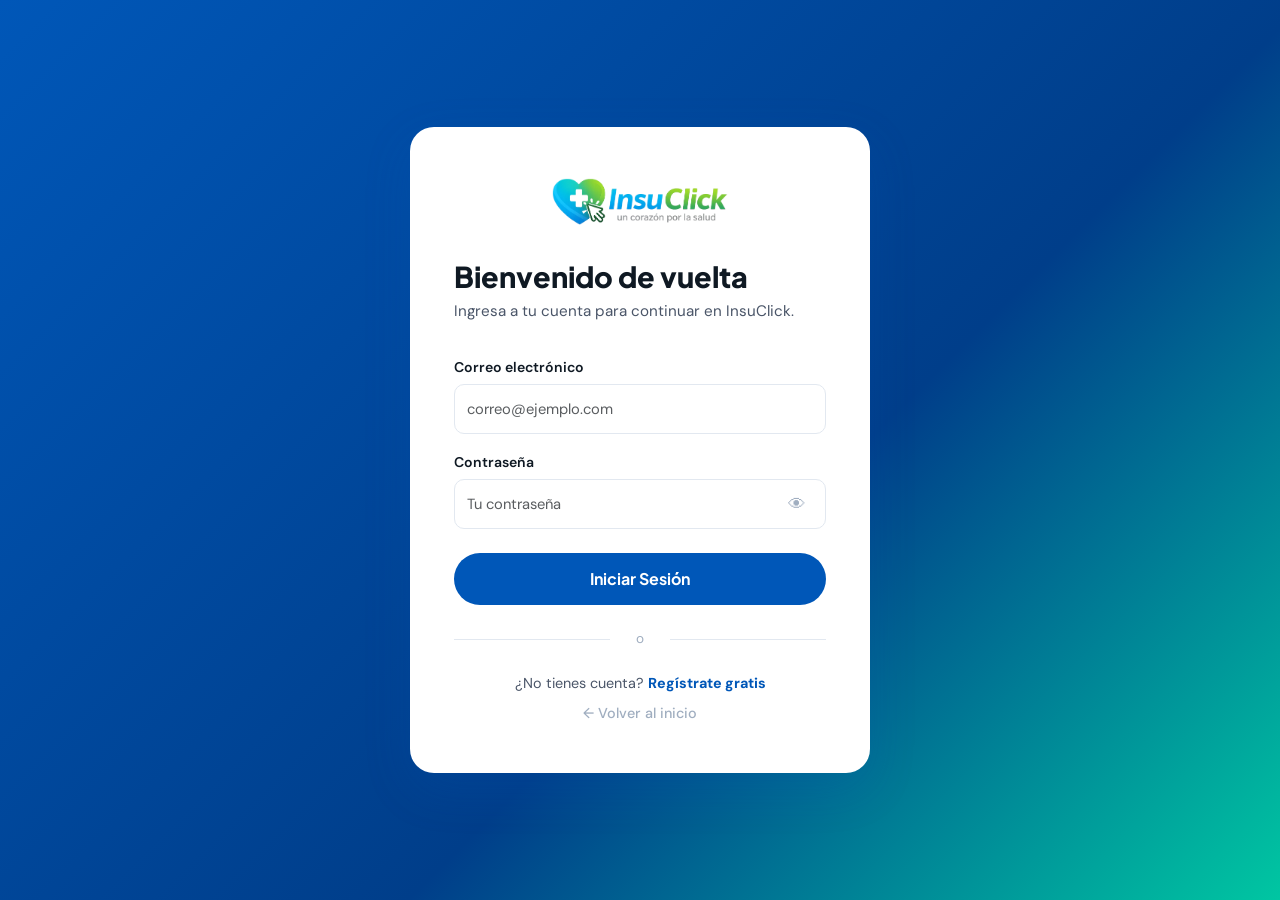
<file: index.html>
<!DOCTYPE html>
<html lang="es">
<head>
  <script>
    // INSUCLICK: primero se solicita iniciar sesión o crear una cuenta.
    // Solo una sesión creada tras validar con el backend permite ver el portal.
    (function () {
      try {
        var sesion = localStorage.getItem('insuclick_session');
        if (!sesion || sesion === 'null') {
          window.location.replace('login.html');
        }
      } catch (e) {
        window.location.replace('login.html');
      }
    })();
  </script>
  <meta charset="UTF-8">
  <meta name="viewport" content="width=device-width, initial-scale=1.0">
  <title>InsuClick — Insumos Médicos</title>
  <link rel="icon" href="img/favicon.png">
  <link href="https://cdn.jsdelivr.net/npm/bootstrap@5.3.3/dist/css/bootstrap.min.css" rel="stylesheet">
  <link rel="stylesheet" href="css/styles.css">
  <style>
    /* ---- CARRUSEL ---- */
    .carousel-hero { width: 100%; position: relative; overflow: hidden; }
    .carousel-hero .carousel-item img {
      width: 100%;
      height: 78vh;
      object-fit: cover;
      display: block;
    }
    .carousel-control-prev-icon,
    .carousel-control-next-icon {
      background-color: rgba(0,87,184,.7);
      border-radius: 50%;
      width: 48px; height: 48px;
      background-size: 50%;
    }
    .carousel-indicators [data-bs-target] {
      width: 12px; height: 12px;
      border-radius: 50%;
      background-color: rgba(255,255,255,.6);
      border: none;
      margin: 0 5px;
      transition: background .3s;
    }
    .carousel-indicators .active { background-color: #fff; transform: scale(1.2); }

    /* ---- SECCIÓN BIENVENIDA / VIDEO ---- */
    .welcome-section {
      padding: 90px 0;
      background: #0F1923;
      position: relative;
      overflow: hidden;
    }
    .welcome-section::before {
      content: '';
      position: absolute;
      inset: 0;
      background: linear-gradient(135deg, rgba(0,87,184,.35) 0%, rgba(0,198,162,.2) 100%);
    }
    .welcome-content { position: relative; z-index: 2; }
    .welcome-badge {
      display: inline-block;
      background: rgba(0,198,162,.2);
      border: 1px solid rgba(0,198,162,.5);
      color: #00C6A2;
      font-family: 'Plus Jakarta Sans', sans-serif;
      font-weight: 700;
      font-size: .8rem;
      letter-spacing: .08em;
      text-transform: uppercase;
      padding: 6px 18px;
      border-radius: 50px;
      margin-bottom: 20px;
    }
    .welcome-title {
      font-size: 2.6rem;
      font-weight: 800;
      color: #fff;
      line-height: 1.2;
      margin-bottom: 20px;
    }
    .welcome-title span { color: #00C6A2; }
    .welcome-desc {
      color: rgba(255,255,255,.75);
      font-size: 1.05rem;
      line-height: 1.75;
      max-width: 480px;
      margin-bottom: 32px;
    }
    .welcome-stats {
      display: flex;
      gap: 32px;
      margin-top: 36px;
      flex-wrap: wrap;
    }
    .welcome-stat strong {
      display: block;
      font-size: 1.8rem;
      font-weight: 800;
      color: #fff;
      font-family: 'Plus Jakarta Sans', sans-serif;
      line-height: 1;
    }
    .welcome-stat span {
      color: rgba(255,255,255,.6);
      font-size: .85rem;
      margin-top: 4px;
      display: block;
    }

    /* Frame del video/imagen de bienvenida */
    .video-frame-wrapper {
      position: relative;
      border-radius: 20px;
      overflow: hidden;
      box-shadow: 0 30px 80px rgba(0,0,0,.5);
      border: 3px solid rgba(255,255,255,.1);
    }
    .video-frame-wrapper video {
      width: 100%;
      height: 420px;
      object-fit: cover;
      display: block;
      border-radius: 17px;
    }
    .video-play-overlay {
      position: absolute;
      inset: 0;
      display: flex;
      align-items: center;
      justify-content: center;
      background: rgba(0,0,0,.25);
      border-radius: 17px;
      transition: background .3s;
    }
    .video-play-overlay:hover { background: rgba(0,0,0,.35); }
    .play-btn {
      width: 72px; height: 72px;
      border-radius: 50%;
      background: rgba(255,255,255,.95);
      display: flex; align-items: center; justify-content: center;
      font-size: 1.6rem;
      box-shadow: 0 8px 30px rgba(0,0,0,.3);
      cursor: pointer;
      transition: transform .2s, box-shadow .2s;
      user-select: none;
    }
    .play-btn:hover { transform: scale(1.1); box-shadow: 0 12px 40px rgba(0,0,0,.4); }
    .welcome-label {
      position: absolute;
      bottom: 20px; left: 20px;
      background: rgba(0,0,0,.6);
      backdrop-filter: blur(8px);
      color: #fff;
      font-family: 'Plus Jakarta Sans', sans-serif;
      font-weight: 600;
      font-size: .82rem;
      padding: 8px 16px;
      border-radius: 50px;
      border: 1px solid rgba(255,255,255,.15);
    }
    .welcome-label span { color: #00C6A2; margin-right: 6px; }

    /* Responsive carrusel */
    @media (max-width: 768px) {
      .carousel-hero .carousel-item img { height: 52vh; }
      .welcome-title { font-size: 1.9rem; }
      .video-frame-wrapper video { height: 260px; }
      .welcome-stats { gap: 20px; }
    }
  </style>
</head>
<body>

<!-- NAVBAR -->
<nav class="navbar navbar-expand-lg navbar-light bg-white shadow-sm" id="main-navbar"></nav>

<!-- ===================== CARRUSEL ===================== -->
<section class="carousel-hero">
  <div id="heroBannerCarousel" class="carousel slide carousel-fade" data-bs-ride="carousel" data-bs-interval="4500">

    <!-- Indicadores -->
    <div class="carousel-indicators">
      <button type="button" data-bs-target="#heroBannerCarousel" data-bs-slide-to="0" class="active"></button>
      <button type="button" data-bs-target="#heroBannerCarousel" data-bs-slide-to="1"></button>
      <button type="button" data-bs-target="#heroBannerCarousel" data-bs-slide-to="2"></button>
    </div>

    <!-- Slides -->
    <div class="carousel-inner">
      <div class="carousel-item active">
        <img src="img/banner1.png" alt="Banner 1 InsuClick">
      </div>
      <div class="carousel-item">
        <img src="img/banner2.png" alt="Banner 2 InsuClick">
      </div>
      <div class="carousel-item">
        <img src="img/banner3.png" alt="Banner 3 InsuClick">
      </div>
    </div>

    <!-- Controles -->
    <button class="carousel-control-prev" type="button" data-bs-target="#heroBannerCarousel" data-bs-slide="prev">
      <span class="carousel-control-prev-icon"></span>
    </button>
    <button class="carousel-control-next" type="button" data-bs-target="#heroBannerCarousel" data-bs-slide="next">
      <span class="carousel-control-next-icon"></span>
    </button>

  </div>
</section>

<!-- ===================== BIENVENIDA / VIDEO ===================== -->
<section class="welcome-section">
  <div class="container">
    <div class="row align-items-center g-5">

      <!-- Texto -->
      <div class="col-lg-6 welcome-content">
        <span class="welcome-badge">🎉 Bienvenido a InsuClick</span>
        <h2 class="welcome-title">
          El marketplace de<br><span>insumos médicos</span><br>de Colombia
        </h2>
        <p class="welcome-desc">
          Conectamos clínicas, consultorios y profesionales de la salud con los mejores
          proveedores de insumos médicos no medicamentosos del país. Rápido, confiable y sin intermediarios.
        </p>
        <div style="display:flex;gap:16px;flex-wrap:wrap;">
          <a href="productos.html" class="btn-primary-ic" style="background:#00C6A2;color:#fff;padding:13px 28px;border-radius:50px;font-weight:700;font-family:'Plus Jakarta Sans',sans-serif;font-size:.95rem;display:inline-block;text-decoration:none;transition:.2s ease;" onmouseover="this.style.background='#009E82'" onmouseout="this.style.background='#00C6A2'">
            Ver Productos →
          </a>
          <a href="registro.html" style="background:rgba(255,255,255,.1);color:#fff;border:1px solid rgba(255,255,255,.3);padding:13px 28px;border-radius:50px;font-weight:700;font-family:'Plus Jakarta Sans',sans-serif;font-size:.95rem;display:inline-block;text-decoration:none;transition:.2s ease;" onmouseover="this.style.background='rgba(255,255,255,.2)'" onmouseout="this.style.background='rgba(255,255,255,.1)'">
            Registrarse Gratis
          </a>
        </div>
        <div class="welcome-stats">
          <div class="welcome-stat">
            <strong>+500</strong>
            <span>Productos disponibles</span>
          </div>
          <div class="welcome-stat">
            <strong>+120</strong>
            <span>Proveedores activos</span>
          </div>
          <div class="welcome-stat">
            <strong>100%</strong>
            <span>Insumos no medicamentosos</span>
          </div>
        </div>
      </div>

      <!-- Video de bienvenida -->
      <div class="col-lg-6 welcome-content">
        <div class="video-frame-wrapper">
          <!-- Vista previa muda: muestra el primer fotograma del video -->
          <video id="video-preview" muted playsinline preload="metadata"
                 style="width:100%;height:420px;object-fit:cover;display:block;border-radius:17px;cursor:pointer;"
                 onclick="openVideoModal()">
            <source src="img/Video_Bienvenida.mp4" type="video/mp4">
          </video>
          <div class="video-play-overlay" onclick="openVideoModal()" style="cursor:pointer;">
            <div class="play-btn">▶</div>
          </div>
          <div class="welcome-label">
            <span>▶</span>Video de Bienvenida InsuClick
          </div>
        </div>
      </div>

    </div>
  </div>
</section>

<!-- Modal video de bienvenida -->
<div class="modal fade" id="videoModal" tabindex="-1" aria-hidden="true">
  <div class="modal-dialog modal-dialog-centered modal-xl">
    <div class="modal-content" style="background:#000;border-radius:16px;border:none;">
      <div class="modal-header" style="border:none;padding:12px 16px;">
        <span style="color:#fff;font-family:'Plus Jakarta Sans',sans-serif;font-weight:700;font-size:1rem;">
          🎬 Bienvenida a InsuClick
        </span>
        <button type="button" class="btn-close btn-close-white" data-bs-dismiss="modal"></button>
      </div>
      <div class="modal-body p-0">
        <video id="modal-video" controls
               style="width:100%;border-radius:0 0 13px 13px;max-height:75vh;display:block;background:#000;">
          <source src="img/Video_Bienvenida.mp4" type="video/mp4">
          Tu navegador no soporta la reproducción de video.
        </video>
      </div>
    </div>
  </div>
</div>

<!-- ===================== BENEFICIOS (portada pública) ===================== -->
<section class="categories-section">
  <div class="container">
    <div class="section-title">
      <span class="section-badge">¿Por qué InsuClick?</span>
      <h2>Beneficios</h2>
      <p>Lo que obtienes al comprar, vender o donar con nosotros.</p>
    </div>
    <div class="row g-4">
      <div class="col-md-6 col-lg-3">
        <div class="category-card h-100">
          <div style="font-size:2.6rem;margin-bottom:12px;">🤝</div>
          <h5>Sin intermediarios</h5>
          <p style="color:var(--text-mid);font-size:.92rem;margin:0;">Compradores y proveedores se conectan directamente.</p>
        </div>
      </div>
      <div class="col-md-6 col-lg-3">
        <div class="category-card h-100">
          <div style="font-size:2.6rem;margin-bottom:12px;">⚡</div>
          <h5>Rápido y confiable</h5>
          <p style="color:var(--text-mid);font-size:.92rem;margin:0;">Encuentra lo que necesitas por categoría y arma tu pedido en minutos.</p>
        </div>
      </div>
      <div class="col-md-6 col-lg-3">
        <div class="category-card h-100">
          <div style="font-size:2.6rem;margin-bottom:12px;">🩺</div>
          <h5>Insumos no medicamentosos</h5>
          <p style="color:var(--text-mid);font-size:.92rem;margin:0;">Protección, equipos, instrumental y desechables para el sector salud.</p>
        </div>
      </div>
      <div class="col-md-6 col-lg-3">
        <div class="category-card h-100">
          <div style="font-size:2.6rem;margin-bottom:12px;">💙</div>
          <h5>Vende y dona</h5>
          <p style="color:var(--text-mid);font-size:.92rem;margin:0;">Los proveedores publican sus productos y pueden apoyar a fundaciones.</p>
        </div>
      </div>
    </div>
  </div>
</section>

<!-- ===================== PRODUCTOS POPULARES (solo con sesión) ===================== -->
<section class="products-section" id="home-products-section">
  <div class="container">
    <div class="section-title">
      <span class="section-badge">Más Vendidos</span>
      <h2>Productos Populares</h2>
      <p>Encuentra los insumos médicos más solicitados por clínicas y profesionales.</p>
    </div>
    <div class="row" id="home-products-grid"></div>
    <div class="text-center mt-4">
      <a href="productos.html" class="btn-primary-ic">Ver Todos los Productos →</a>
    </div>
  </div>
</section>

<!-- ===================== CATEGORÍAS ===================== -->
<section class="categories-section">
  <div class="container">
    <div class="section-title">
      <span class="section-badge">Nuestros servicios</span>
      <h2>Categorías</h2>
      <p>Navega por especialidad y encuentra exactamente lo que necesitas.</p>
    </div>
    <div class="row">
      <div class="col-md-6 col-lg-3">
        <a href="productos.html?cat=Protección Médica" class="category-card d-block text-decoration-none">
          <img src="img/proteccionmedica.png" alt="Protección Médica" class="category-img mx-auto">
          <h5>Protección Médica</h5>
        </a>
      </div>
      <div class="col-md-6 col-lg-3">
        <a href="productos.html?cat=Equipos Médicos" class="category-card d-block text-decoration-none">
          <img src="img/equiposmedicos.png" alt="Equipos Médicos" class="category-img mx-auto">
          <h5>Equipos Médicos</h5>
        </a>
      </div>
      <div class="col-md-6 col-lg-3">
        <a href="productos.html?cat=Instrumental" class="category-card d-block text-decoration-none">
          <img src="img/instrumental.png" alt="Instrumental" class="category-img mx-auto">
          <h5>Instrumental</h5>
        </a>
      </div>
      <div class="col-md-6 col-lg-3">
        <a href="productos.html?cat=Desechables" class="category-card d-block text-decoration-none">
          <img src="img/desechables.png" alt="Desechables" class="category-img mx-auto">
          <h5>Desechables</h5>
        </a>
      </div>
    </div>
  </div>
</section>

<!-- ===================== CTA REGISTRO ===================== -->
<section style="background: linear-gradient(135deg, #0057B8, #00C6A2); padding: 80px 0;">
  <div class="container text-center text-white">
    <h2 style="font-size:2.2rem; font-weight:800; margin-bottom:16px;">¿Eres proveedor de insumos?</h2>
    <p style="font-size:1.1rem; opacity:.9; max-width:500px; margin: 0 auto 32px;">
      Publica tus productos y llega a miles de compradores en el sector salud de Colombia.
    </p>
    <a href="registro.html" style="background:#fff; color:#0057B8; border-radius:50px; padding:14px 36px;
       font-weight:800; font-family:'Plus Jakarta Sans',sans-serif; font-size:1rem; display:inline-block;
       transition:.2s ease;" onmouseover="this.style.transform='translateY(-3px)'" onmouseout="this.style.transform=''">
      Registrarme Gratis →
    </a>
  </div>
</section>

<!-- ===================== FUNDADORES ===================== -->
<section class="founders-section">
  <div class="container">
    <div class="section-title">
      <span class="section-badge">Quiénes somos</span>
      <h2>Fundadores</h2>
      <p>Las personas detrás de InsuClick.</p>
    </div>
    <div class="row justify-content-center">
      <div class="col-md-6 col-lg-3">
        <div class="founder-card">
          <img src="img/david.png" alt="David" class="founder-img">
          <h5>David</h5>
          <span class="founder-role">Desarrollo Web</span>
        </div>
      </div>
      <div class="col-md-6 col-lg-3">
        <div class="founder-card">
          <img src="img/john.png" alt="John" class="founder-img">
          <h5>John</h5>
          <span class="founder-role">Diseño UX</span>
        </div>
      </div>
      <div class="col-md-6 col-lg-3">
        <div class="founder-card">
          <img src="img/made.png" alt="Made" class="founder-img">
          <h5>Made</h5>
          <span class="founder-role">Producto</span>
        </div>
      </div>
      <div class="col-md-6 col-lg-3">
        <div class="founder-card">
          <img src="img/mario.jpeg" alt="Mario" class="founder-img">
          <h5>Mario</h5>
          <span class="founder-role">Marketing</span>
        </div>
      </div>
    </div>
  </div>
</section>

<!-- ===================== FOOTER ===================== -->
<footer class="footer-section">
  <div class="container">
    <div class="row">
      <div class="col-md-4 mb-4">
        <img src="img/insuclick.png" alt="InsuClick" style="height:48px;filter:brightness(0) invert(1);opacity:.85;margin-bottom:14px;display:block;">
        <p style="font-size:.9rem;line-height:1.7;max-width:260px;">
          Marketplace de insumos médicos no medicamentosos para Colombia.
        </p>
        <div class="footer-socials mt-3">
          <a href="#" class="footer-social-btn"><img src="img/Facebook_Logo.png" alt="Facebook"></a>
          <a href="#" class="footer-social-btn"><img src="img/Instagram_icon.png" alt="Instagram"></a>
          <a href="#" class="footer-social-btn"><img src="img/WhatsApp_icon.png" alt="WhatsApp"></a>
        </div>
      </div>
      <div class="col-md-2 col-6 mb-4">
        <h6>Navegación</h6>
        <a href="index.html" class="footer-link">Inicio</a>
        <a href="productos.html" class="footer-link">Productos</a>
        <a href="contacto.html" class="footer-link">Contacto</a>
        <a href="fundadores.html" class="footer-link">Fundadores</a>
      </div>
      <div class="col-md-2 col-6 mb-4">
        <h6>Cuenta</h6>
        <a href="registro.html" class="footer-link">Registro</a>
        <a href="login.html" class="footer-link">Iniciar Sesión</a>
        <a href="admin.html" class="footer-link">Panel Vendedor</a>
      </div>
      <div class="col-md-4 mb-4">
        <h6>Contacto</h6>
        <p style="font-size:.9rem;margin-bottom:6px;">📍 Medellín, Colombia</p>
        <p style="font-size:.9rem;margin-bottom:6px;">📧 info@insuclick.co</p>
        <p style="font-size:.9rem;">📞 (+57) 300 000 0000</p>
      </div>
    </div>
    <div class="footer-bottom">
      <span>© 2026 InsuClick — Todos los derechos reservados</span>
      <span style="font-size:.82rem;opacity:.6;">Hecho con ❤️ en Medellín</span>
    </div>
  </div>
</footer>

<script src="https://cdn.jsdelivr.net/npm/bootstrap@5.3.3/dist/js/bootstrap.bundle.min.js"></script>
<script src="js/auth.js"></script>
<script src="js/products.js"></script>
<script src="js/cart.js"></script>
<script src="js/ui.js"></script>
<script>
  UI.renderNavbar('home');

  // El catálogo es privado: sin sesión no se muestran los productos populares
  if (!Auth.isLoggedIn()) {
    document.getElementById('home-products-section').style.display = 'none';
  }

  // Modal video — play al abrir, pause al cerrar
  const videoModalEl = document.getElementById('videoModal');
  const modalVideo   = document.getElementById('modal-video');

  function openVideoModal() {
    const modal = new bootstrap.Modal(videoModalEl);
    modal.show();
  }

  videoModalEl.addEventListener('shown.bs.modal', () => {
    modalVideo.currentTime = 0;
    modalVideo.play();
  });
  videoModalEl.addEventListener('hide.bs.modal', () => {
    modalVideo.pause();
    modalVideo.currentTime = 0;
  });

  // Mostrar primer fotograma en la vista previa
  document.getElementById('video-preview').addEventListener('loadedmetadata', function () {
    this.currentTime = 0.1;
  });

  // Productos destacados en home (primeros 8)
  const grid = document.getElementById('home-products-grid');
  const featured = Products.list().slice(0, 8);
  if (!featured.length) {
    grid.innerHTML = '<p class="text-center text-muted">No hay productos disponibles.</p>';
  } else {
    grid.innerHTML = featured.map(p => `
      <div class="col-md-6 col-lg-3 d-flex mb-4">
        <div class="product-card w-100" style="padding:24px 20px 20px;display:flex;flex-direction:column;align-items:center;text-align:center;border:1px solid #E2E8F0;border-radius:16px;background:#fff;transition:transform .25s,box-shadow .25s;">
          <img src="${p.imagen}" alt="${p.nombre}" class="product-img">
          <h5 style="font-size:1rem;font-weight:700;margin-bottom:6px;">${p.nombre}</h5>
          <p style="color:#4A5568;font-size:.85rem;flex:1;margin-bottom:12px;">${p.descripcion}</p>
          <div class="product-price" style="font-size:1.2rem;font-weight:800;color:#0057B8;font-family:'Plus Jakarta Sans',sans-serif;margin-bottom:14px;">${Products.formatPrice(p.precio)}</div>
          <!-- Selector cantidad -->
          <div style="display:flex;align-items:center;border:1.5px solid #E2E8F0;border-radius:50px;overflow:hidden;width:100%;max-width:150px;margin-bottom:12px;">
            <button onclick="homeQty(${p.id},-1)" style="width:36px;height:36px;background:#F7F9FC;border:none;font-size:1.1rem;font-weight:700;color:#0057B8;cursor:pointer;flex-shrink:0;">−</button>
            <input id="hqty-${p.id}" type="number" value="1" min="1" max="${p.stock}"
              style="width:100%;border:none;text-align:center;font-weight:700;font-size:.9rem;color:#0F1923;background:#fff;outline:none;-moz-appearance:textfield;"
              onchange="homeClamp(${p.id},${p.stock})">
            <button onclick="homeQty(${p.id},+1)" style="width:36px;height:36px;background:#F7F9FC;border:none;font-size:1.1rem;font-weight:700;color:#0057B8;cursor:pointer;flex-shrink:0;">+</button>
          </div>
          <button id="hbtn-${p.id}" onclick="homeAddCart(${p.id})"
            style="width:100%;background:#0057B8;color:#fff;border:none;border-radius:50px;padding:10px 0;font-weight:700;font-family:'Plus Jakarta Sans',sans-serif;font-size:.85rem;cursor:pointer;transition:background .2s;display:flex;align-items:center;justify-content:center;gap:6px;">
            🛒 Agregar al carrito
          </button>
        </div>
      </div>
    `).join('');
  }

  function homeQty(id, delta) {
    const input = document.getElementById(`hqty-${id}`);
    const p = Products.getById(id);
    let val = parseInt(input.value) + delta;
    val = Math.max(1, Math.min(val, p.stock));
    input.value = val;
    if (Cart.hasItem(id)) Cart.setQty(id, val);
  }
  function homeClamp(id, maxStock) {
    const input = document.getElementById(`hqty-${id}`);
    let val = parseInt(input.value);
    if (isNaN(val) || val < 1) val = 1;
    if (val > maxStock) val = maxStock;
    input.value = val;
  }
  function homeAddCart(id) {
    const p   = Products.getById(id);
    const qty = parseInt(document.getElementById(`hqty-${id}`).value) || 1;
    if (Cart.hasItem(id)) { window.location.href = 'carrito.html'; return; }
    Cart.add(p, qty);
    const btn = document.getElementById(`hbtn-${id}`);
    btn.textContent = '✓ Agregado';
    btn.style.background = '#00C6A2';
    UI.toast(`${p.nombre} agregado al carrito 🛒`, 'success');
  }
</script>
</body>
</html>
</file>
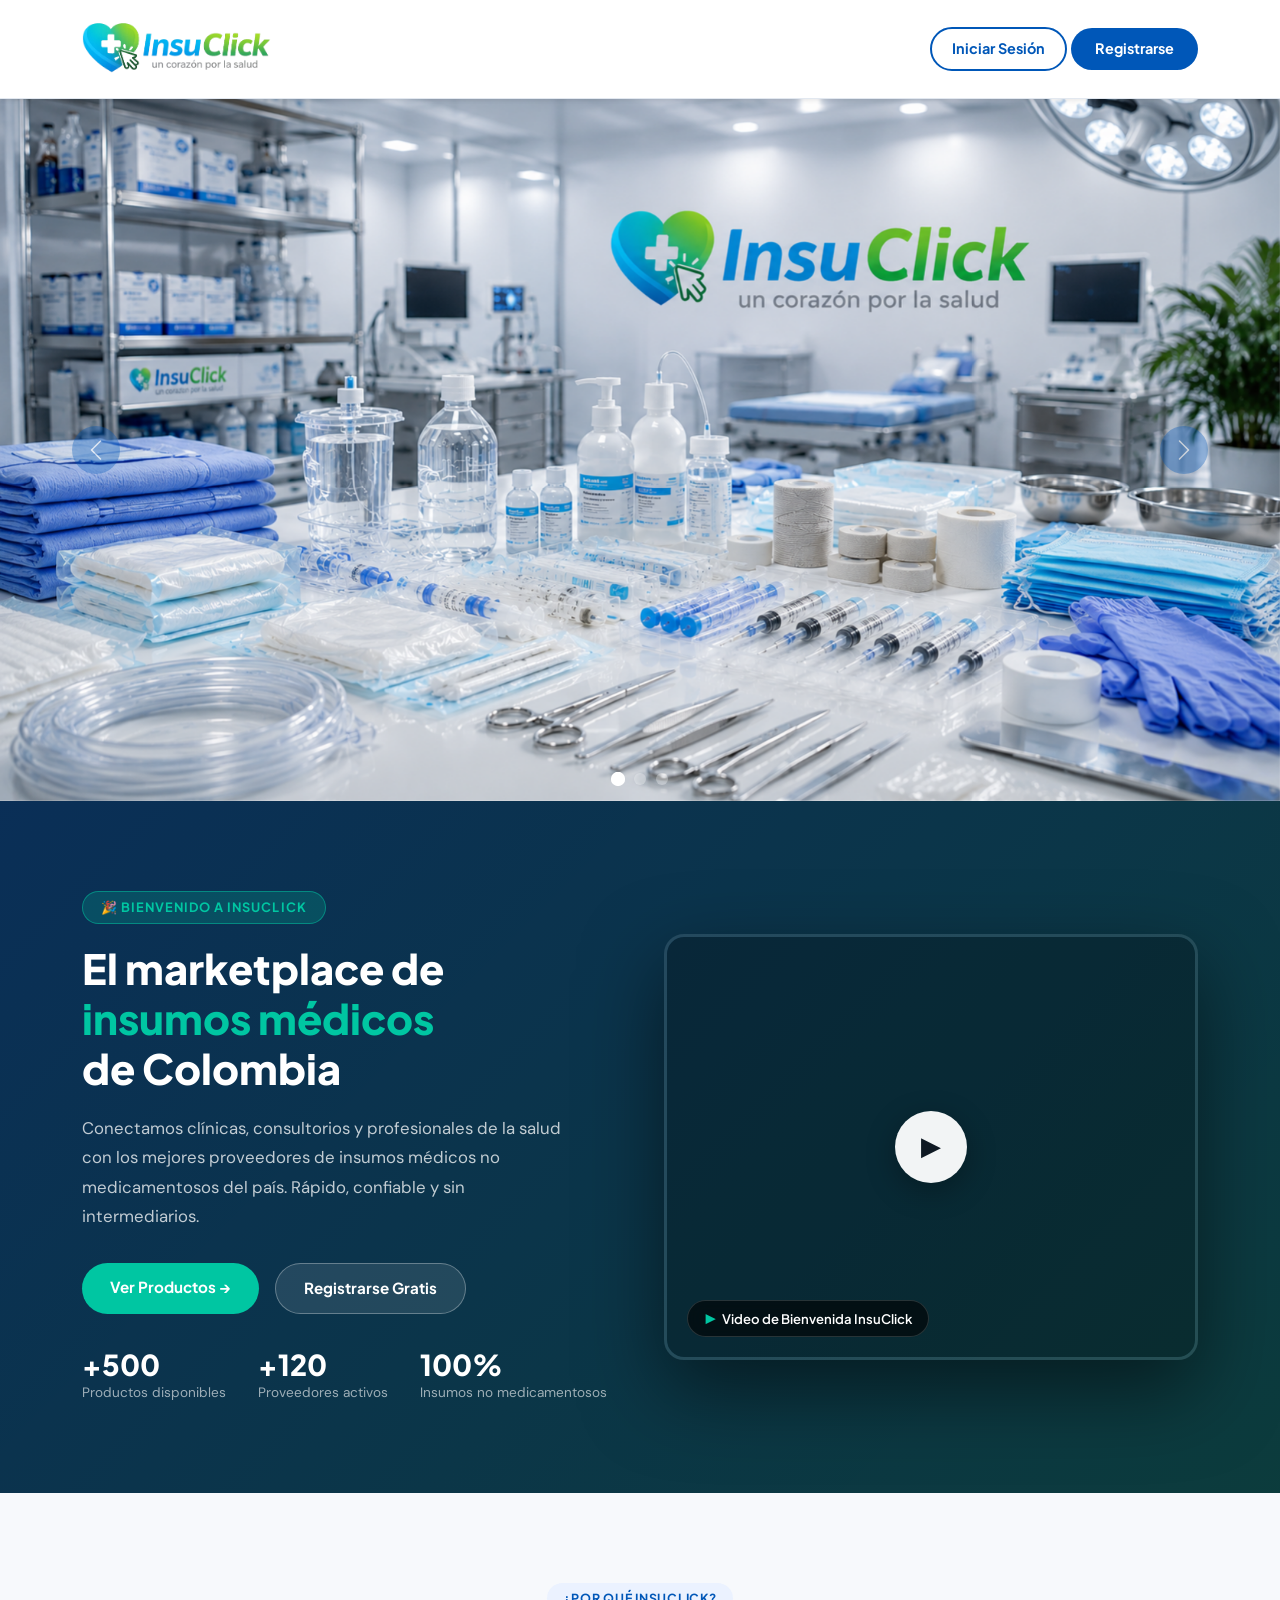
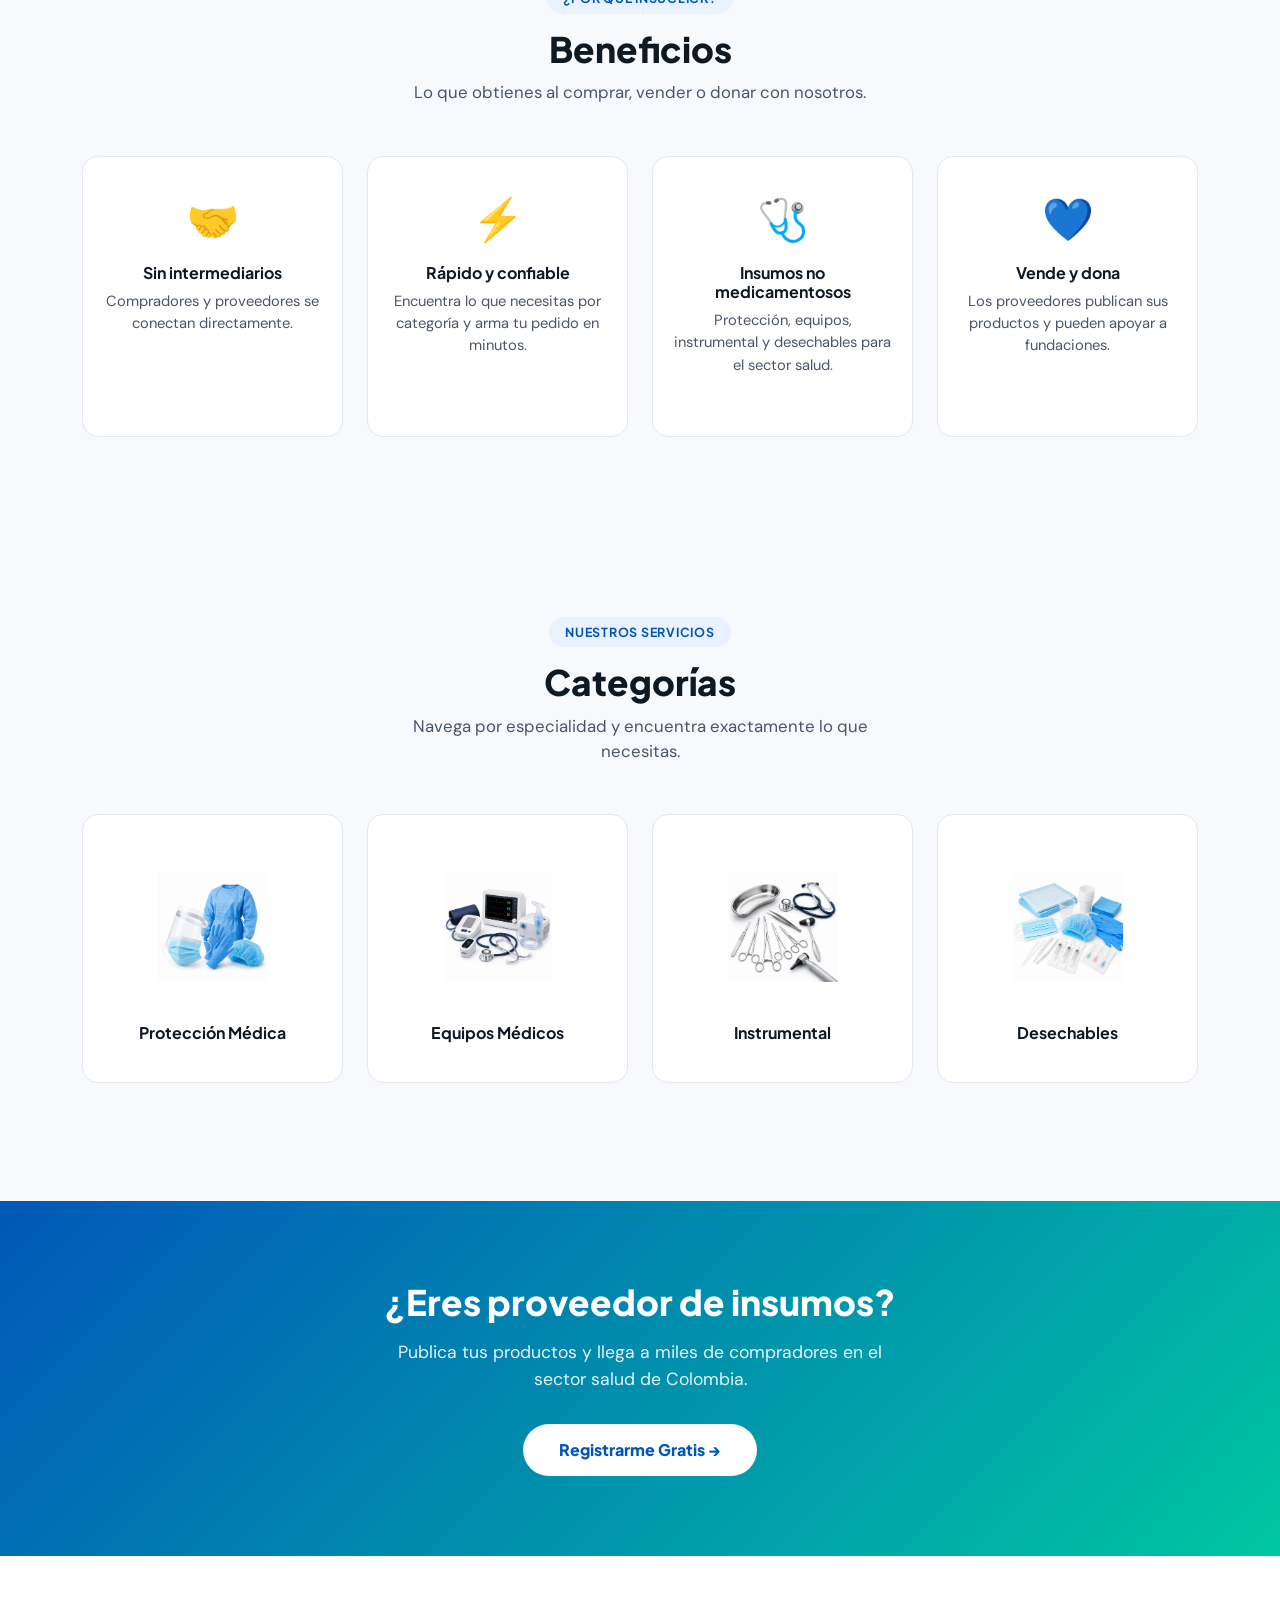
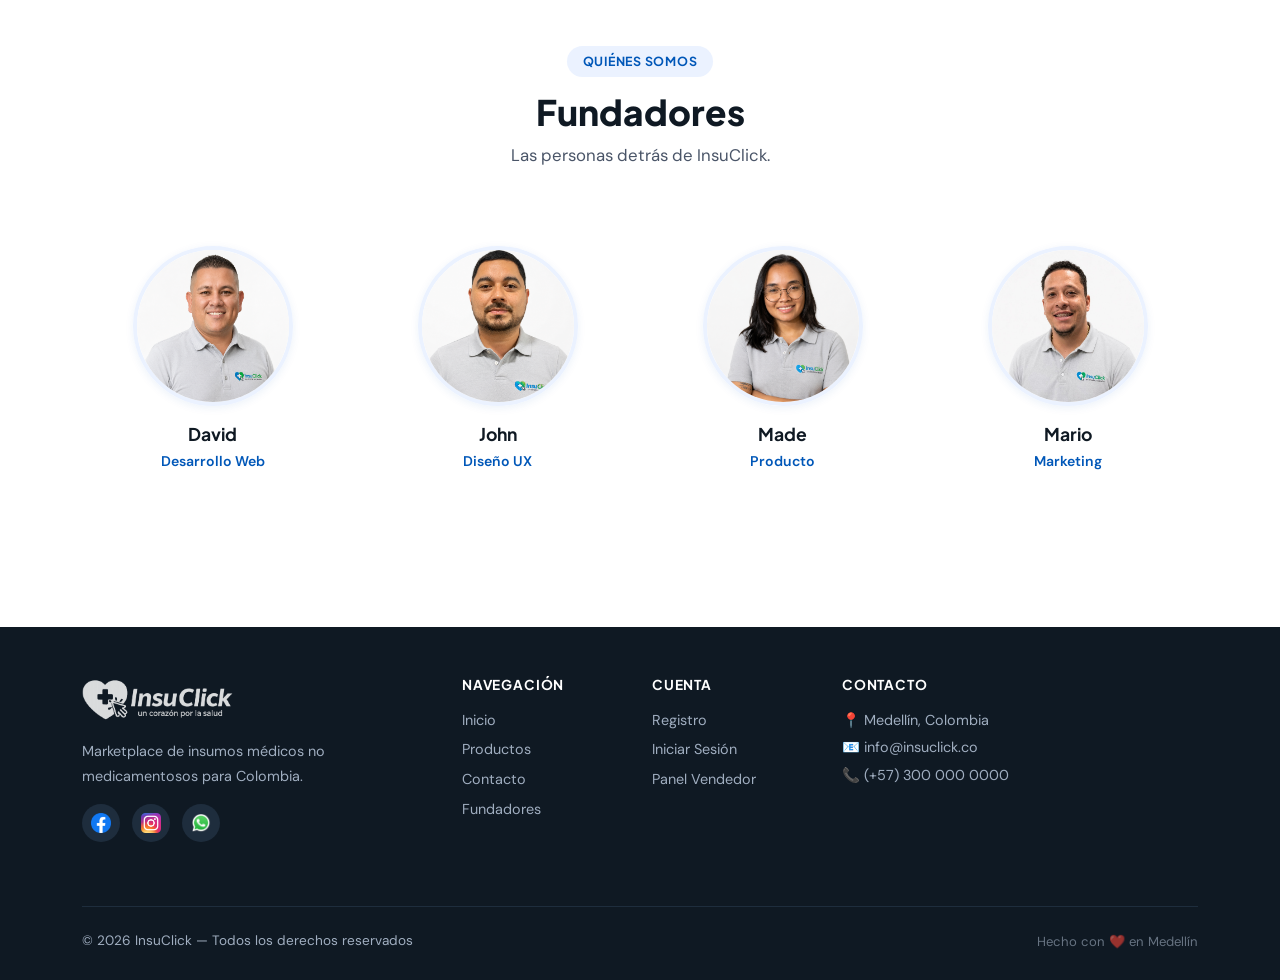
<file: backend/src/main/resources/static/portal/index.html>
<!DOCTYPE html>
<html lang="es">
<head>
  <meta charset="UTF-8">
  <meta name="viewport" content="width=device-width, initial-scale=1.0">
  <title>InsuClick — Insumos Médicos</title>
  <link rel="icon" href="img/favicon.png">
  <link href="https://cdn.jsdelivr.net/npm/bootstrap@5.3.3/dist/css/bootstrap.min.css" rel="stylesheet">
  <link rel="stylesheet" href="css/styles.css">
  <style>
    /* ---- CARRUSEL ---- */
    .carousel-hero { width: 100%; position: relative; overflow: hidden; }
    .carousel-hero .carousel-item img {
      width: 100%;
      height: 78vh;
      object-fit: cover;
      display: block;
    }
    .carousel-control-prev-icon,
    .carousel-control-next-icon {
      background-color: rgba(0,87,184,.7);
      border-radius: 50%;
      width: 48px; height: 48px;
      background-size: 50%;
    }
    .carousel-indicators [data-bs-target] {
      width: 12px; height: 12px;
      border-radius: 50%;
      background-color: rgba(255,255,255,.6);
      border: none;
      margin: 0 5px;
      transition: background .3s;
    }
    .carousel-indicators .active { background-color: #fff; transform: scale(1.2); }

    /* ---- SECCIÓN BIENVENIDA / VIDEO ---- */
    .welcome-section {
      padding: 90px 0;
      background: #0F1923;
      position: relative;
      overflow: hidden;
    }
    .welcome-section::before {
      content: '';
      position: absolute;
      inset: 0;
      background: linear-gradient(135deg, rgba(0,87,184,.35) 0%, rgba(0,198,162,.2) 100%);
    }
    .welcome-content { position: relative; z-index: 2; }
    .welcome-badge {
      display: inline-block;
      background: rgba(0,198,162,.2);
      border: 1px solid rgba(0,198,162,.5);
      color: #00C6A2;
      font-family: 'Plus Jakarta Sans', sans-serif;
      font-weight: 700;
      font-size: .8rem;
      letter-spacing: .08em;
      text-transform: uppercase;
      padding: 6px 18px;
      border-radius: 50px;
      margin-bottom: 20px;
    }
    .welcome-title {
      font-size: 2.6rem;
      font-weight: 800;
      color: #fff;
      line-height: 1.2;
      margin-bottom: 20px;
    }
    .welcome-title span { color: #00C6A2; }
    .welcome-desc {
      color: rgba(255,255,255,.75);
      font-size: 1.05rem;
      line-height: 1.75;
      max-width: 480px;
      margin-bottom: 32px;
    }
    .welcome-stats {
      display: flex;
      gap: 32px;
      margin-top: 36px;
      flex-wrap: wrap;
    }
    .welcome-stat strong {
      display: block;
      font-size: 1.8rem;
      font-weight: 800;
      color: #fff;
      font-family: 'Plus Jakarta Sans', sans-serif;
      line-height: 1;
    }
    .welcome-stat span {
      color: rgba(255,255,255,.6);
      font-size: .85rem;
      margin-top: 4px;
      display: block;
    }

    /* Frame del video/imagen de bienvenida */
    .video-frame-wrapper {
      position: relative;
      border-radius: 20px;
      overflow: hidden;
      box-shadow: 0 30px 80px rgba(0,0,0,.5);
      border: 3px solid rgba(255,255,255,.1);
    }
    .video-frame-wrapper video {
      width: 100%;
      height: 420px;
      object-fit: cover;
      display: block;
      border-radius: 17px;
    }
    .video-play-overlay {
      position: absolute;
      inset: 0;
      display: flex;
      align-items: center;
      justify-content: center;
      background: rgba(0,0,0,.25);
      border-radius: 17px;
      transition: background .3s;
    }
    .video-play-overlay:hover { background: rgba(0,0,0,.35); }
    .play-btn {
      width: 72px; height: 72px;
      border-radius: 50%;
      background: rgba(255,255,255,.95);
      display: flex; align-items: center; justify-content: center;
      font-size: 1.6rem;
      box-shadow: 0 8px 30px rgba(0,0,0,.3);
      cursor: pointer;
      transition: transform .2s, box-shadow .2s;
      user-select: none;
    }
    .play-btn:hover { transform: scale(1.1); box-shadow: 0 12px 40px rgba(0,0,0,.4); }
    .welcome-label {
      position: absolute;
      bottom: 20px; left: 20px;
      background: rgba(0,0,0,.6);
      backdrop-filter: blur(8px);
      color: #fff;
      font-family: 'Plus Jakarta Sans', sans-serif;
      font-weight: 600;
      font-size: .82rem;
      padding: 8px 16px;
      border-radius: 50px;
      border: 1px solid rgba(255,255,255,.15);
    }
    .welcome-label span { color: #00C6A2; margin-right: 6px; }

    /* Responsive carrusel */
    @media (max-width: 768px) {
      .carousel-hero .carousel-item img { height: 52vh; }
      .welcome-title { font-size: 1.9rem; }
      .video-frame-wrapper video { height: 260px; }
      .welcome-stats { gap: 20px; }
    }
  </style>
</head>
<body>

<!-- NAVBAR -->
<nav class="navbar navbar-expand-lg navbar-light bg-white shadow-sm" id="main-navbar"></nav>

<!-- ===================== CARRUSEL ===================== -->
<section class="carousel-hero">
  <div id="heroBannerCarousel" class="carousel slide carousel-fade" data-bs-ride="carousel" data-bs-interval="4500">

    <!-- Indicadores -->
    <div class="carousel-indicators">
      <button type="button" data-bs-target="#heroBannerCarousel" data-bs-slide-to="0" class="active"></button>
      <button type="button" data-bs-target="#heroBannerCarousel" data-bs-slide-to="1"></button>
      <button type="button" data-bs-target="#heroBannerCarousel" data-bs-slide-to="2"></button>
    </div>

    <!-- Slides -->
    <div class="carousel-inner">
      <div class="carousel-item active">
        <img src="img/banner1.png" alt="Banner 1 InsuClick">
      </div>
      <div class="carousel-item">
        <img src="img/banner2.png" alt="Banner 2 InsuClick">
      </div>
      <div class="carousel-item">
        <img src="img/banner3.png" alt="Banner 3 InsuClick">
      </div>
    </div>

    <!-- Controles -->
    <button class="carousel-control-prev" type="button" data-bs-target="#heroBannerCarousel" data-bs-slide="prev">
      <span class="carousel-control-prev-icon"></span>
    </button>
    <button class="carousel-control-next" type="button" data-bs-target="#heroBannerCarousel" data-bs-slide="next">
      <span class="carousel-control-next-icon"></span>
    </button>

  </div>
</section>

<!-- ===================== BIENVENIDA / VIDEO ===================== -->
<section class="welcome-section">
  <div class="container">
    <div class="row align-items-center g-5">

      <!-- Texto -->
      <div class="col-lg-6 welcome-content">
        <span class="welcome-badge">🎉 Bienvenido a InsuClick</span>
        <h2 class="welcome-title">
          El marketplace de<br><span>insumos médicos</span><br>de Colombia
        </h2>
        <p class="welcome-desc">
          Conectamos clínicas, consultorios y profesionales de la salud con los mejores
          proveedores de insumos médicos no medicamentosos del país. Rápido, confiable y sin intermediarios.
        </p>
        <div style="display:flex;gap:16px;flex-wrap:wrap;">
          <a href="productos.html" class="btn-primary-ic" style="background:#00C6A2;color:#fff;padding:13px 28px;border-radius:50px;font-weight:700;font-family:'Plus Jakarta Sans',sans-serif;font-size:.95rem;display:inline-block;text-decoration:none;transition:.2s ease;" onmouseover="this.style.background='#009E82'" onmouseout="this.style.background='#00C6A2'">
            Ver Productos →
          </a>
          <a href="registro.html" style="background:rgba(255,255,255,.1);color:#fff;border:1px solid rgba(255,255,255,.3);padding:13px 28px;border-radius:50px;font-weight:700;font-family:'Plus Jakarta Sans',sans-serif;font-size:.95rem;display:inline-block;text-decoration:none;transition:.2s ease;" onmouseover="this.style.background='rgba(255,255,255,.2)'" onmouseout="this.style.background='rgba(255,255,255,.1)'">
            Registrarse Gratis
          </a>
        </div>
        <div class="welcome-stats">
          <div class="welcome-stat">
            <strong>+500</strong>
            <span>Productos disponibles</span>
          </div>
          <div class="welcome-stat">
            <strong>+120</strong>
            <span>Proveedores activos</span>
          </div>
          <div class="welcome-stat">
            <strong>100%</strong>
            <span>Insumos no medicamentosos</span>
          </div>
        </div>
      </div>

      <!-- Video de bienvenida -->
      <div class="col-lg-6 welcome-content">
        <div class="video-frame-wrapper">
          <!-- Vista previa muda: muestra el primer fotograma del video -->
          <video id="video-preview" muted playsinline preload="metadata"
                 style="width:100%;height:420px;object-fit:cover;display:block;border-radius:17px;cursor:pointer;"
                 onclick="openVideoModal()">
            <source src="img/Video_Bienvenida.mp4" type="video/mp4">
          </video>
          <div class="video-play-overlay" onclick="openVideoModal()" style="cursor:pointer;">
            <div class="play-btn">▶</div>
          </div>
          <div class="welcome-label">
            <span>▶</span>Video de Bienvenida InsuClick
          </div>
        </div>
      </div>

    </div>
  </div>
</section>

<!-- Modal video de bienvenida -->
<div class="modal fade" id="videoModal" tabindex="-1" aria-hidden="true">
  <div class="modal-dialog modal-dialog-centered modal-xl">
    <div class="modal-content" style="background:#000;border-radius:16px;border:none;">
      <div class="modal-header" style="border:none;padding:12px 16px;">
        <span style="color:#fff;font-family:'Plus Jakarta Sans',sans-serif;font-weight:700;font-size:1rem;">
          🎬 Bienvenida a InsuClick
        </span>
        <button type="button" class="btn-close btn-close-white" data-bs-dismiss="modal"></button>
      </div>
      <div class="modal-body p-0">
        <video id="modal-video" controls
               style="width:100%;border-radius:0 0 13px 13px;max-height:75vh;display:block;background:#000;">
          <source src="img/Video_Bienvenida.mp4" type="video/mp4">
          Tu navegador no soporta la reproducción de video.
        </video>
      </div>
    </div>
  </div>
</div>

<!-- ===================== BENEFICIOS (portada pública) ===================== -->
<section class="categories-section">
  <div class="container">
    <div class="section-title">
      <span class="section-badge">¿Por qué InsuClick?</span>
      <h2>Beneficios</h2>
      <p>Lo que obtienes al comprar, vender o donar con nosotros.</p>
    </div>
    <div class="row g-4">
      <div class="col-md-6 col-lg-3">
        <div class="category-card h-100">
          <div style="font-size:2.6rem;margin-bottom:12px;">🤝</div>
          <h5>Sin intermediarios</h5>
          <p style="color:var(--text-mid);font-size:.92rem;margin:0;">Compradores y proveedores se conectan directamente.</p>
        </div>
      </div>
      <div class="col-md-6 col-lg-3">
        <div class="category-card h-100">
          <div style="font-size:2.6rem;margin-bottom:12px;">⚡</div>
          <h5>Rápido y confiable</h5>
          <p style="color:var(--text-mid);font-size:.92rem;margin:0;">Encuentra lo que necesitas por categoría y arma tu pedido en minutos.</p>
        </div>
      </div>
      <div class="col-md-6 col-lg-3">
        <div class="category-card h-100">
          <div style="font-size:2.6rem;margin-bottom:12px;">🩺</div>
          <h5>Insumos no medicamentosos</h5>
          <p style="color:var(--text-mid);font-size:.92rem;margin:0;">Protección, equipos, instrumental y desechables para el sector salud.</p>
        </div>
      </div>
      <div class="col-md-6 col-lg-3">
        <div class="category-card h-100">
          <div style="font-size:2.6rem;margin-bottom:12px;">💙</div>
          <h5>Vende y dona</h5>
          <p style="color:var(--text-mid);font-size:.92rem;margin:0;">Los proveedores publican sus productos y pueden apoyar a fundaciones.</p>
        </div>
      </div>
    </div>
  </div>
</section>

<!-- ===================== PRODUCTOS POPULARES (solo con sesión) ===================== -->
<section class="products-section" id="home-products-section">
  <div class="container">
    <div class="section-title">
      <span class="section-badge">Más Vendidos</span>
      <h2>Productos Populares</h2>
      <p>Encuentra los insumos médicos más solicitados por clínicas y profesionales.</p>
    </div>
    <div class="row" id="home-products-grid"></div>
    <div class="text-center mt-4">
      <a href="productos.html" class="btn-primary-ic">Ver Todos los Productos →</a>
    </div>
  </div>
</section>

<!-- ===================== CATEGORÍAS ===================== -->
<section class="categories-section">
  <div class="container">
    <div class="section-title">
      <span class="section-badge">Nuestros servicios</span>
      <h2>Categorías</h2>
      <p>Navega por especialidad y encuentra exactamente lo que necesitas.</p>
    </div>
    <div class="row">
      <div class="col-md-6 col-lg-3">
        <a href="productos.html?cat=Protección Médica" class="category-card d-block text-decoration-none">
          <img src="img/proteccionmedica.png" alt="Protección Médica" class="category-img mx-auto">
          <h5>Protección Médica</h5>
        </a>
      </div>
      <div class="col-md-6 col-lg-3">
        <a href="productos.html?cat=Equipos Médicos" class="category-card d-block text-decoration-none">
          <img src="img/equiposmedicos.png" alt="Equipos Médicos" class="category-img mx-auto">
          <h5>Equipos Médicos</h5>
        </a>
      </div>
      <div class="col-md-6 col-lg-3">
        <a href="productos.html?cat=Instrumental" class="category-card d-block text-decoration-none">
          <img src="img/instrumental.png" alt="Instrumental" class="category-img mx-auto">
          <h5>Instrumental</h5>
        </a>
      </div>
      <div class="col-md-6 col-lg-3">
        <a href="productos.html?cat=Desechables" class="category-card d-block text-decoration-none">
          <img src="img/desechables.png" alt="Desechables" class="category-img mx-auto">
          <h5>Desechables</h5>
        </a>
      </div>
    </div>
  </div>
</section>

<!-- ===================== CTA REGISTRO ===================== -->
<section style="background: linear-gradient(135deg, #0057B8, #00C6A2); padding: 80px 0;">
  <div class="container text-center text-white">
    <h2 style="font-size:2.2rem; font-weight:800; margin-bottom:16px;">¿Eres proveedor de insumos?</h2>
    <p style="font-size:1.1rem; opacity:.9; max-width:500px; margin: 0 auto 32px;">
      Publica tus productos y llega a miles de compradores en el sector salud de Colombia.
    </p>
    <a href="registro.html" style="background:#fff; color:#0057B8; border-radius:50px; padding:14px 36px;
       font-weight:800; font-family:'Plus Jakarta Sans',sans-serif; font-size:1rem; display:inline-block;
       transition:.2s ease;" onmouseover="this.style.transform='translateY(-3px)'" onmouseout="this.style.transform=''">
      Registrarme Gratis →
    </a>
  </div>
</section>

<!-- ===================== FUNDADORES ===================== -->
<section class="founders-section">
  <div class="container">
    <div class="section-title">
      <span class="section-badge">Quiénes somos</span>
      <h2>Fundadores</h2>
      <p>Las personas detrás de InsuClick.</p>
    </div>
    <div class="row justify-content-center">
      <div class="col-md-6 col-lg-3">
        <div class="founder-card">
          <img src="img/david.png" alt="David" class="founder-img">
          <h5>David</h5>
          <span class="founder-role">Desarrollo Web</span>
        </div>
      </div>
      <div class="col-md-6 col-lg-3">
        <div class="founder-card">
          <img src="img/john.png" alt="John" class="founder-img">
          <h5>John</h5>
          <span class="founder-role">Diseño UX</span>
        </div>
      </div>
      <div class="col-md-6 col-lg-3">
        <div class="founder-card">
          <img src="img/made.png" alt="Made" class="founder-img">
          <h5>Made</h5>
          <span class="founder-role">Producto</span>
        </div>
      </div>
      <div class="col-md-6 col-lg-3">
        <div class="founder-card">
          <img src="img/mario.jpeg" alt="Mario" class="founder-img">
          <h5>Mario</h5>
          <span class="founder-role">Marketing</span>
        </div>
      </div>
    </div>
  </div>
</section>

<!-- ===================== FOOTER ===================== -->
<footer class="footer-section">
  <div class="container">
    <div class="row">
      <div class="col-md-4 mb-4">
        <img src="img/insuclick.png" alt="InsuClick" style="height:48px;filter:brightness(0) invert(1);opacity:.85;margin-bottom:14px;display:block;">
        <p style="font-size:.9rem;line-height:1.7;max-width:260px;">
          Marketplace de insumos médicos no medicamentosos para Colombia.
        </p>
        <div class="footer-socials mt-3">
          <a href="#" class="footer-social-btn"><img src="img/Facebook_Logo.png" alt="Facebook"></a>
          <a href="#" class="footer-social-btn"><img src="img/Instagram_icon.png" alt="Instagram"></a>
          <a href="#" class="footer-social-btn"><img src="img/WhatsApp_icon.png" alt="WhatsApp"></a>
        </div>
      </div>
      <div class="col-md-2 col-6 mb-4">
        <h6>Navegación</h6>
        <a href="index.html" class="footer-link">Inicio</a>
        <a href="productos.html" class="footer-link">Productos</a>
        <a href="contacto.html" class="footer-link">Contacto</a>
        <a href="fundadores.html" class="footer-link">Fundadores</a>
      </div>
      <div class="col-md-2 col-6 mb-4">
        <h6>Cuenta</h6>
        <a href="registro.html" class="footer-link">Registro</a>
        <a href="login.html" class="footer-link">Iniciar Sesión</a>
        <a href="admin.html" class="footer-link">Panel Vendedor</a>
      </div>
      <div class="col-md-4 mb-4">
        <h6>Contacto</h6>
        <p style="font-size:.9rem;margin-bottom:6px;">📍 Medellín, Colombia</p>
        <p style="font-size:.9rem;margin-bottom:6px;">📧 info@insuclick.co</p>
        <p style="font-size:.9rem;">📞 (+57) 300 000 0000</p>
      </div>
    </div>
    <div class="footer-bottom">
      <span>© 2026 InsuClick — Todos los derechos reservados</span>
      <span style="font-size:.82rem;opacity:.6;">Hecho con ❤️ en Medellín</span>
    </div>
  </div>
</footer>

<script src="https://cdn.jsdelivr.net/npm/bootstrap@5.3.3/dist/js/bootstrap.bundle.min.js"></script>
<script src="js/auth.js"></script>
<script src="js/products.js"></script>
<script src="js/cart.js"></script>
<script src="js/ui.js"></script>
<script>
  UI.renderNavbar('home');

  // El catálogo es privado: sin sesión no se muestran los productos populares
  if (!Auth.isLoggedIn()) {
    document.getElementById('home-products-section').style.display = 'none';
  }

  // Modal video — play al abrir, pause al cerrar
  const videoModalEl = document.getElementById('videoModal');
  const modalVideo   = document.getElementById('modal-video');

  function openVideoModal() {
    const modal = new bootstrap.Modal(videoModalEl);
    modal.show();
  }

  videoModalEl.addEventListener('shown.bs.modal', () => {
    modalVideo.currentTime = 0;
    modalVideo.play();
  });
  videoModalEl.addEventListener('hide.bs.modal', () => {
    modalVideo.pause();
    modalVideo.currentTime = 0;
  });

  // Mostrar primer fotograma en la vista previa
  document.getElementById('video-preview').addEventListener('loadedmetadata', function () {
    this.currentTime = 0.1;
  });

  // Productos destacados en home (primeros 8)
  const grid = document.getElementById('home-products-grid');
  const featured = Products.list().slice(0, 8);
  if (!featured.length) {
    grid.innerHTML = '<p class="text-center text-muted">No hay productos disponibles.</p>';
  } else {
    grid.innerHTML = featured.map(p => `
      <div class="col-md-6 col-lg-3 d-flex mb-4">
        <div class="product-card w-100" style="padding:24px 20px 20px;display:flex;flex-direction:column;align-items:center;text-align:center;border:1px solid #E2E8F0;border-radius:16px;background:#fff;transition:transform .25s,box-shadow .25s;">
          <img src="${p.imagen}" alt="${p.nombre}" class="product-img">
          <h5 style="font-size:1rem;font-weight:700;margin-bottom:6px;">${p.nombre}</h5>
          <p style="color:#4A5568;font-size:.85rem;flex:1;margin-bottom:12px;">${p.descripcion}</p>
          <div class="product-price" style="font-size:1.2rem;font-weight:800;color:#0057B8;font-family:'Plus Jakarta Sans',sans-serif;margin-bottom:14px;">${Products.formatPrice(p.precio)}</div>
          <!-- Selector cantidad -->
          <div style="display:flex;align-items:center;border:1.5px solid #E2E8F0;border-radius:50px;overflow:hidden;width:100%;max-width:150px;margin-bottom:12px;">
            <button onclick="homeQty(${p.id},-1)" style="width:36px;height:36px;background:#F7F9FC;border:none;font-size:1.1rem;font-weight:700;color:#0057B8;cursor:pointer;flex-shrink:0;">−</button>
            <input id="hqty-${p.id}" type="number" value="1" min="1" max="${p.stock}"
              style="width:100%;border:none;text-align:center;font-weight:700;font-size:.9rem;color:#0F1923;background:#fff;outline:none;-moz-appearance:textfield;"
              onchange="homeClamp(${p.id},${p.stock})">
            <button onclick="homeQty(${p.id},+1)" style="width:36px;height:36px;background:#F7F9FC;border:none;font-size:1.1rem;font-weight:700;color:#0057B8;cursor:pointer;flex-shrink:0;">+</button>
          </div>
          <button id="hbtn-${p.id}" onclick="homeAddCart(${p.id})"
            style="width:100%;background:#0057B8;color:#fff;border:none;border-radius:50px;padding:10px 0;font-weight:700;font-family:'Plus Jakarta Sans',sans-serif;font-size:.85rem;cursor:pointer;transition:background .2s;display:flex;align-items:center;justify-content:center;gap:6px;">
            🛒 Agregar al carrito
          </button>
        </div>
      </div>
    `).join('');
  }

  function homeQty(id, delta) {
    const input = document.getElementById(`hqty-${id}`);
    const p = Products.getById(id);
    let val = parseInt(input.value) + delta;
    val = Math.max(1, Math.min(val, p.stock));
    input.value = val;
    if (Cart.hasItem(id)) Cart.setQty(id, val);
  }
  function homeClamp(id, maxStock) {
    const input = document.getElementById(`hqty-${id}`);
    let val = parseInt(input.value);
    if (isNaN(val) || val < 1) val = 1;
    if (val > maxStock) val = maxStock;
    input.value = val;
  }
  function homeAddCart(id) {
    const p   = Products.getById(id);
    const qty = parseInt(document.getElementById(`hqty-${id}`).value) || 1;
    if (Cart.hasItem(id)) { window.location.href = 'carrito.html'; return; }
    Cart.add(p, qty);
    const btn = document.getElementById(`hbtn-${id}`);
    btn.textContent = '✓ Agregado';
    btn.style.background = '#00C6A2';
    UI.toast(`${p.nombre} agregado al carrito 🛒`, 'success');
  }
</script>
</body>
</html>
</file>
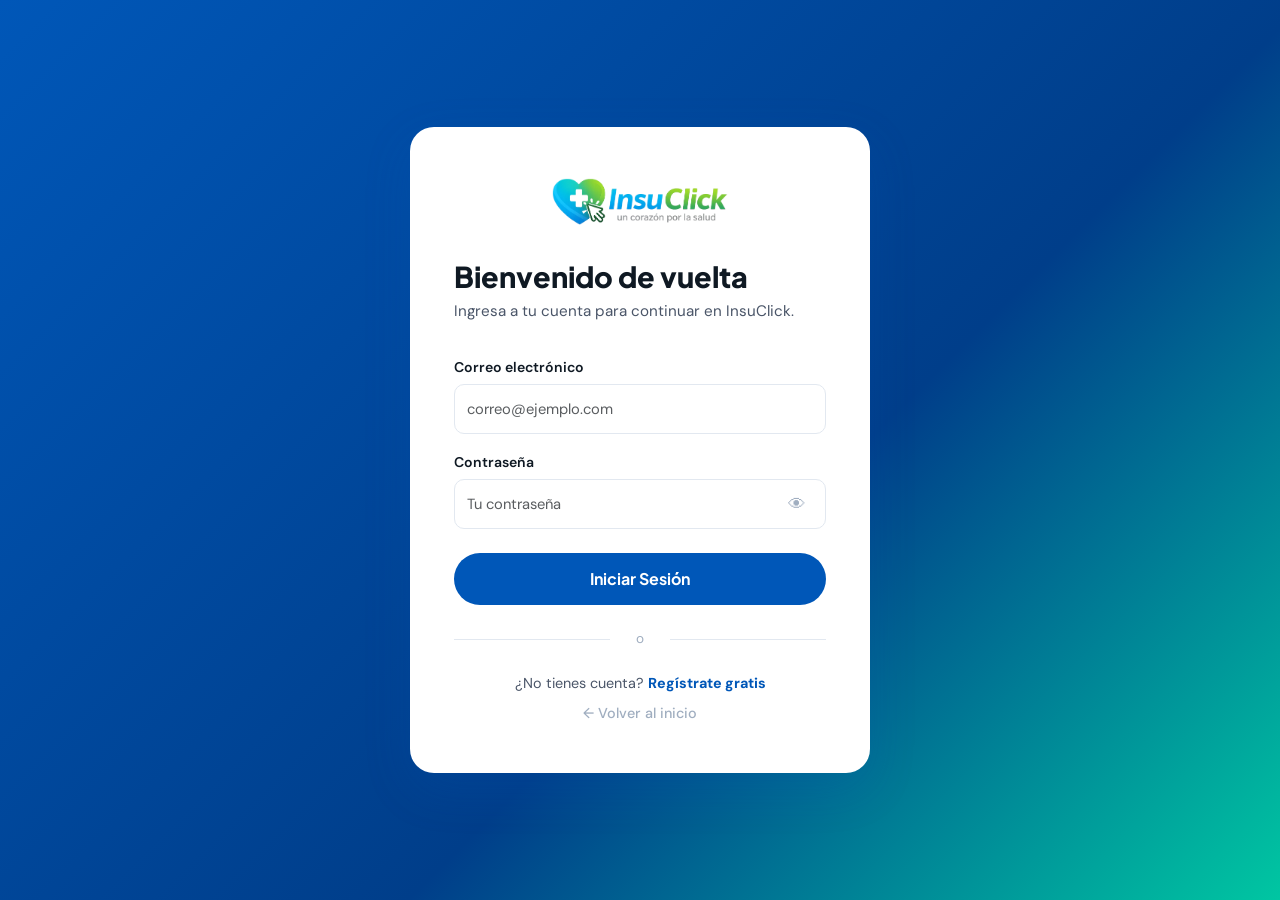
<file: admin.html>
<!DOCTYPE html>
<html lang="es">
<head>
  <meta charset="UTF-8">
  <meta name="viewport" content="width=device-width, initial-scale=1.0">
  <title>Panel de Vendedor — InsuClick</title>
  <link rel="icon" href="img/favicon.png">
  <link href="https://cdn.jsdelivr.net/npm/bootstrap@5.3.3/dist/css/bootstrap.min.css" rel="stylesheet">
  <link rel="stylesheet" href="css/styles.css">
  <style>
    .stat-card {
      background: #fff;
      border: 1px solid var(--border);
      border-radius: var(--radius);
      padding: 24px 28px;
      display: flex; align-items: center; gap: 18px;
      box-shadow: var(--shadow-sm);
    }
    .stat-icon {
      font-size: 2rem;
      background: var(--primary-light);
      width: 58px; height: 58px;
      border-radius: 14px;
      display: flex; align-items: center; justify-content: center;
      flex-shrink: 0;
    }
    .stat-card h3 { font-size: 1.8rem; font-weight: 800; margin: 0; }
    .stat-card p  { color: var(--text-mid); font-size: .88rem; margin: 0; }
  </style>
</head>
<body>

<nav class="navbar navbar-expand-lg navbar-light bg-white shadow-sm" id="main-navbar"></nav>

<section class="admin-section">
  <div class="container">

    <!-- Header -->
    <div class="admin-header">
      <div>
        <h2>Panel de Vendedor</h2>
        <p style="color:var(--text-mid);margin:0;" id="admin-welcome"></p>
      </div>
      <button class="btn-primary-ic" onclick="openModal()">+ Agregar Producto</button>
    </div>

    <!-- Stats -->
    <div class="row g-3 mb-4" id="stats-row"></div>

    <!-- Buscador -->
    <div class="search-bar-wrapper mb-4" style="max-width:360px;">
      <span class="search-icon">🔍</span>
      <input type="text" id="admin-search" class="form-control" placeholder="Buscar mis productos...">
    </div>

    <!-- Tabla -->
    <div class="table-container">
      <table class="table mb-0">
        <thead>
          <tr>
            <th>Imagen</th>
            <th>Nombre</th>
            <th>Categoría</th>
            <th>Precio</th>
            <th>Stock</th>
            <th>Acciones</th>
          </tr>
        </thead>
        <tbody id="products-tbody"></tbody>
      </table>
    </div>

  </div>
</section>

<!-- MODAL CREAR / EDITAR -->
<div class="modal fade" id="productModal" tabindex="-1" aria-hidden="true">
  <div class="modal-dialog modal-dialog-centered modal-lg">
    <div class="modal-content">
      <div class="modal-header">
        <h5 class="modal-title" id="modal-title">Agregar Producto</h5>
        <button type="button" class="btn-close" data-bs-dismiss="modal"></button>
      </div>
      <div class="modal-body">
        <input type="hidden" id="edit-id">
        <div class="row g-3">
          <div class="col-md-6">
            <label class="form-label">Nombre del producto *</label>
            <input type="text" class="form-control" id="f-nombre" placeholder="Ej. Jeringas 5ml">
            <div class="form-error">Este campo es obligatorio.</div>
          </div>
          <div class="col-md-6">
            <label class="form-label">Categoría *</label>
            <select class="form-select" id="f-categoria">
              <option value="">Selecciona una categoría</option>
              <option>Protección Médica</option>
              <option>Equipos Médicos</option>
              <option>Instrumental</option>
              <option>Desechables</option>
            </select>
            <div class="form-error">Selecciona una categoría.</div>
          </div>
          <div class="col-md-6">
            <label class="form-label">Precio (COP) *</label>
            <input type="number" class="form-control" id="f-precio" placeholder="Ej. 15000" min="1">
            <div class="form-error">Ingresa un precio válido.</div>
          </div>
          <div class="col-md-6">
            <label class="form-label">Stock disponible *</label>
            <input type="number" class="form-control" id="f-stock" placeholder="Ej. 100" min="0">
            <div class="form-error">Ingresa una cantidad válida.</div>
          </div>
          <div class="col-12">
            <label class="form-label">Descripción *</label>
            <textarea class="form-control" id="f-descripcion" rows="3" placeholder="Describe brevemente el producto..."></textarea>
            <div class="form-error">Este campo es obligatorio.</div>
          </div>
          <div class="col-12">
            <label class="form-label">URL de imagen</label>
            <input type="text" class="form-control" id="f-imagen" placeholder="img/producto.png o URL externa">
            <small class="text-muted" style="font-size:.8rem;">Deja vacío para imagen por defecto.</small>
          </div>
        </div>
      </div>
      <div class="modal-footer">
        <button type="button" class="btn btn-light" data-bs-dismiss="modal">Cancelar</button>
        <button type="button" class="btn-primary-ic" onclick="saveProduct()">Guardar Producto</button>
      </div>
    </div>
  </div>
</div>

<!-- Modal eliminar -->
<div class="modal fade" id="deleteModal" tabindex="-1" aria-hidden="true">
  <div class="modal-dialog modal-dialog-centered" style="max-width:400px;">
    <div class="modal-content">
      <div class="modal-header">
        <h5 class="modal-title">Eliminar Producto</h5>
        <button type="button" class="btn-close" data-bs-dismiss="modal"></button>
      </div>
      <div class="modal-body">
        <p>¿Estás seguro de que deseas eliminar <strong id="delete-name"></strong>? Esta acción no se puede deshacer.</p>
      </div>
      <div class="modal-footer">
        <button type="button" class="btn btn-light" data-bs-dismiss="modal">Cancelar</button>
        <button type="button" class="btn-danger-ic" style="padding:10px 22px;border-radius:10px;" onclick="confirmDelete()">
          Eliminar
        </button>
      </div>
    </div>
  </div>
</div>

<script src="https://cdn.jsdelivr.net/npm/bootstrap@5.3.3/dist/js/bootstrap.bundle.min.js"></script>
<script src="js/auth.js"></script>
<script src="js/products.js"></script>
<script src="js/cart.js"></script>
<script src="js/ui.js"></script>
<script>
  // RUTA PROTEGIDA — solo vendedores
  Auth.requireAuth('login.html');
  const user = Auth.currentUser();
  if (user && user.rol !== 'vendedor') {
    alert('Solo los vendedores pueden acceder al panel.');
    window.location.href = 'index.html';
  }

  UI.renderNavbar('admin');

  const welcomeEl = document.getElementById('admin-welcome');
  welcomeEl.textContent = `Bienvenido, ${user.nombre}. Gestiona tus productos aquí.`;

  const productModal = new bootstrap.Modal(document.getElementById('productModal'));
  const deleteModal  = new bootstrap.Modal(document.getElementById('deleteModal'));
  let deleteTarget = null;

  /* ---------- Estadísticas ---------- */
  function renderStats() {
    const items = Products.list();
    const totalValue = items.reduce((s, p) => s + p.precio * p.stock, 0);
    const cats = [...new Set(items.map(p => p.categoria))].length;
    document.getElementById('stats-row').innerHTML = `
      <div class="col-md-4">
        <div class="stat-card">
          <div class="stat-icon">📦</div>
          <div><h3>${items.length}</h3><p>Productos publicados</p></div>
        </div>
      </div>
      <div class="col-md-4">
        <div class="stat-card">
          <div class="stat-icon">🏷️</div>
          <div><h3>${cats}</h3><p>Categorías activas</p></div>
        </div>
      </div>
      <div class="col-md-4">
        <div class="stat-card">
          <div class="stat-icon">💰</div>
          <div><h3 style="font-size:1.3rem;">${Products.formatPrice(totalValue)}</h3><p>Valor total en inventario</p></div>
        </div>
      </div>
    `;
  }

  /* ---------- Tabla ---------- */
  function renderTable(q = '') {
    const items = Products.list({ search: q });
    const tbody = document.getElementById('products-tbody');

    if (!items.length) {
      tbody.innerHTML = `
        <tr>
          <td colspan="6">
            <div class="empty-state">
              <div class="empty-icon">📭</div>
              <h4>Sin productos</h4>
              <p>Agrega tu primer producto con el botón de arriba.</p>
            </div>
          </td>
        </tr>`;
      return;
    }

    tbody.innerHTML = items.map(p => `
      <tr>
        <td><img src="${p.imagen || 'img/insuclick.png'}" class="table-product-img" alt="${p.nombre}"></td>
        <td><strong>${p.nombre}</strong><br><small style="color:#A0AEC0;">${p.descripcion.slice(0,50)}...</small></td>
        <td><span class="badge-category">${p.categoria}</span></td>
        <td><strong>${Products.formatPrice(p.precio)}</strong></td>
        <td>
          <span style="color:${p.stock < 20 ? '#E53E3E' : '#38A169'};font-weight:700;">
            ${p.stock}
          </span>
        </td>
        <td>
          <div style="display:flex;gap:8px;">
            <button class="btn-edit-ic" onclick="openModal(${p.id})">✏️ Editar</button>
            <button class="btn-danger-ic" onclick="openDelete(${p.id}, '${p.nombre.replace(/'/g, "\\'")}')">🗑️</button>
          </div>
        </td>
      </tr>
    `).join('');
  }

  /* ---------- Abrir modal crear/editar ---------- */
  function openModal(id = null) {
    const titleEl = document.getElementById('modal-title');
    const fields = ['nombre','categoria','precio','stock','descripcion','imagen'];

    // Limpiar
    document.getElementById('edit-id').value = '';
    fields.forEach(f => {
      const el = document.getElementById(`f-${f}`);
      el.value = '';
      el.classList.remove('is-invalid');
    });

    if (id) {
      const p = Products.getById(id);
      if (!p) return;
      titleEl.textContent = 'Editar Producto';
      document.getElementById('edit-id').value = p.id;
      document.getElementById('f-nombre').value = p.nombre;
      document.getElementById('f-categoria').value = p.categoria;
      document.getElementById('f-precio').value = p.precio;
      document.getElementById('f-stock').value = p.stock;
      document.getElementById('f-descripcion').value = p.descripcion;
      document.getElementById('f-imagen').value = p.imagen || '';
    } else {
      titleEl.textContent = 'Agregar Producto';
    }
    productModal.show();
  }

  /* ---------- Guardar ---------- */
  function saveProduct() {
    const nombre      = document.getElementById('f-nombre');
    const categoria   = document.getElementById('f-categoria');
    const precio      = document.getElementById('f-precio');
    const stock       = document.getElementById('f-stock');
    const descripcion = document.getElementById('f-descripcion');
    const imagen      = document.getElementById('f-imagen');
    const editId      = document.getElementById('edit-id').value;

    // Validaciones
    let valid = true;
    const check = (el, rule) => {
      if (!UI.validateField(el, rule)) valid = false;
    };
    check(nombre,      { required: true, minLen: 3 });
    check(descripcion, { required: true, minLen: 10 });
    check(precio,      { required: true, positive: true });
    check(stock,       { required: true });

    // Categoría manual
    if (!categoria.value) {
      categoria.classList.add('is-invalid');
      valid = false;
    } else { categoria.classList.remove('is-invalid'); }

    if (!valid) {
      UI.toast('Completa todos los campos requeridos.', 'error');
      return;
    }

    const data = {
      nombre: nombre.value.trim(),
      categoria: categoria.value,
      precio: Number(precio.value),
      stock: Number(stock.value),
      descripcion: descripcion.value.trim(),
      imagen: imagen.value.trim() || 'img/insuclick.png',
      vendedor: user.nombre
    };

    if (editId) {
      Products.update(editId, data);
      UI.toast('Producto actualizado correctamente.', 'success');
    } else {
      Products.create(data);
      UI.toast('Producto creado exitosamente.', 'success');
    }

    productModal.hide();
    renderTable();
    renderStats();
  }

  /* ---------- Eliminar ---------- */
  function openDelete(id, nombre) {
    deleteTarget = id;
    document.getElementById('delete-name').textContent = nombre;
    deleteModal.show();
  }

  function confirmDelete() {
    if (!deleteTarget) return;
    Products.remove(deleteTarget);
    deleteTarget = null;
    deleteModal.hide();
    UI.toast('Producto eliminado.', 'warning');
    renderTable();
    renderStats();
  }

  /* ---------- Búsqueda en tabla ---------- */
  document.getElementById('admin-search').addEventListener('input', e => {
    renderTable(e.target.value);
  });

  // Init
  renderStats();
  renderTable();
</script>
</body>
</html>
</file>
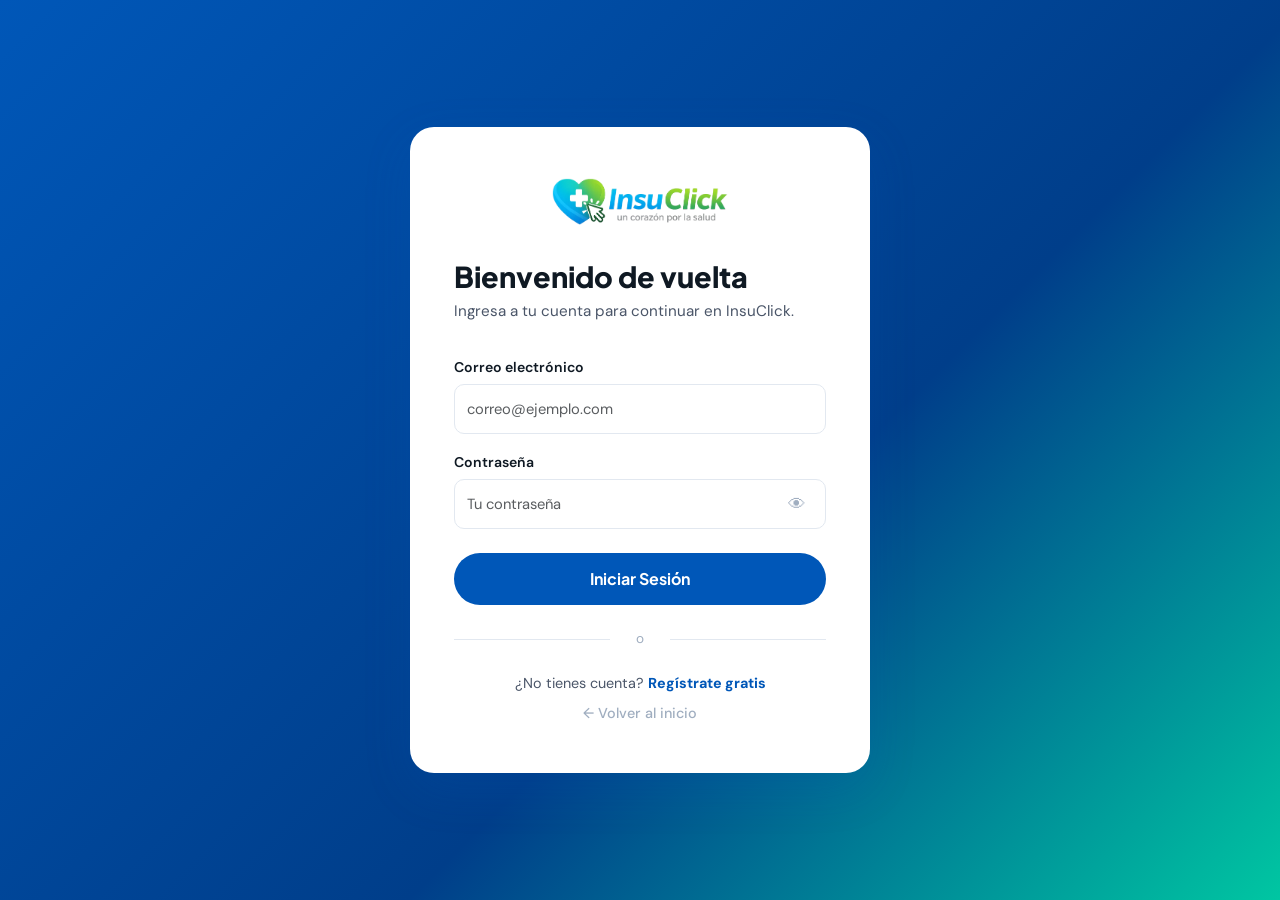
<file: carrito.html>
<!DOCTYPE html>
<html lang="es">
<head>
  <meta charset="UTF-8">
  <meta name="viewport" content="width=device-width, initial-scale=1.0">
  <title>Carrito de Compras — InsuClick</title>
  <link rel="icon" href="img/favicon.png">
  <link href="https://cdn.jsdelivr.net/npm/bootstrap@5.3.3/dist/css/bootstrap.min.css" rel="stylesheet">
  <link rel="stylesheet" href="css/styles.css">
  <style>
    /* ---- Layout de dos columnas ---- */
    .cart-page { padding: 60px 0 90px; background: #F7F9FC; min-height: 70vh; }

    /* ---- Fila de producto ---- */
    .cart-item {
      background: #fff;
      border-radius: 16px;
      border: 1px solid #E2E8F0;
      padding: 20px 24px;
      margin-bottom: 16px;
      display: flex;
      align-items: center;
      gap: 20px;
      transition: box-shadow .2s;
    }
    .cart-item:hover { box-shadow: 0 4px 20px rgba(0,87,184,.08); }
    .cart-item-img {
      width: 80px; height: 80px;
      object-fit: contain;
      border-radius: 10px;
      border: 1px solid #E2E8F0;
      background: #F7F9FC;
      flex-shrink: 0;
      padding: 6px;
    }
    .cart-item-info { flex: 1; min-width: 0; }
    .cart-item-info h6 { font-weight: 700; font-size: 1rem; margin-bottom: 4px; white-space: nowrap; overflow: hidden; text-overflow: ellipsis; }
    .cart-item-info .unit-price { color: #A0AEC0; font-size: .85rem; }

    /* Selector de cantidad en carrito */
    .cart-qty-selector {
      display: flex;
      align-items: center;
      gap: 0;
      border: 1.5px solid #E2E8F0;
      border-radius: 50px;
      overflow: hidden;
      width: 120px;
      flex-shrink: 0;
    }
    .cart-qty-btn {
      width: 36px; height: 36px;
      background: #F7F9FC;
      border: none;
      font-size: 1.1rem;
      font-weight: 700;
      color: #0057B8;
      cursor: pointer;
      transition: background .2s;
    }
    .cart-qty-btn:hover { background: #EBF2FF; }
    .cart-qty-input {
      width: 100%;
      border: none;
      text-align: center;
      font-weight: 700;
      font-size: .9rem;
      color: #0F1923;
      background: #fff;
      outline: none;
      -moz-appearance: textfield;
    }
    .cart-qty-input::-webkit-outer-spin-button,
    .cart-qty-input::-webkit-inner-spin-button { -webkit-appearance: none; }

    .cart-item-subtotal {
      font-weight: 800;
      font-size: 1.05rem;
      color: #0057B8;
      font-family: 'Plus Jakarta Sans', sans-serif;
      width: 110px;
      text-align: right;
      flex-shrink: 0;
    }
    .btn-remove-item {
      background: none;
      border: none;
      color: #A0AEC0;
      font-size: 1.2rem;
      cursor: pointer;
      padding: 4px 6px;
      border-radius: 8px;
      transition: color .2s, background .2s;
      flex-shrink: 0;
    }
    .btn-remove-item:hover { color: #E53E3E; background: #FFF5F5; }

    /* ---- Panel resumen ---- */
    .cart-summary {
      background: #fff;
      border-radius: 20px;
      border: 1px solid #E2E8F0;
      padding: 32px 28px;
      position: sticky;
      top: 90px;
    }
    .cart-summary h4 { font-weight: 800; font-size: 1.2rem; margin-bottom: 24px; }
    .summary-row {
      display: flex;
      justify-content: space-between;
      align-items: center;
      padding: 10px 0;
      border-bottom: 1px solid #F0F4F8;
      font-size: .92rem;
      color: #4A5568;
    }
    .summary-row:last-of-type { border: none; }
    .summary-total {
      display: flex;
      justify-content: space-between;
      align-items: center;
      padding: 16px 0 0;
      border-top: 2px solid #E2E8F0;
      margin-top: 8px;
    }
    .summary-total span:first-child { font-weight: 800; font-size: 1rem; }
    .summary-total span:last-child  { font-weight: 800; font-size: 1.4rem; color: #0057B8; font-family: 'Plus Jakarta Sans',sans-serif; }
    .btn-checkout {
      width: 100%;
      background: #0057B8;
      color: #fff;
      border: none;
      border-radius: 50px;
      padding: 15px;
      font-weight: 800;
      font-family: 'Plus Jakarta Sans', sans-serif;
      font-size: 1rem;
      cursor: pointer;
      transition: background .2s, transform .2s;
      margin-top: 20px;
    }
    .btn-checkout:hover { background: #003E8A; transform: translateY(-2px); }
    .btn-clear-cart {
      width: 100%;
      background: none;
      border: 1.5px solid #E2E8F0;
      color: #A0AEC0;
      border-radius: 50px;
      padding: 11px;
      font-weight: 700;
      font-size: .88rem;
      cursor: pointer;
      transition: all .2s;
      margin-top: 10px;
    }
    .btn-clear-cart:hover { border-color: #E53E3E; color: #E53E3E; }

    /* ---- Empty state ---- */
    .cart-empty {
      text-align: center;
      padding: 80px 20px;
      background: #fff;
      border-radius: 20px;
      border: 1px solid #E2E8F0;
    }
    .cart-empty .empty-icon { font-size: 4rem; margin-bottom: 16px; }
    .cart-empty h4 { font-weight: 800; color: #0F1923; margin-bottom: 8px; }
    .cart-empty p { color: #A0AEC0; font-size: .95rem; margin-bottom: 28px; }

    /* ---- Modal pedido ---- */
    @media (max-width: 768px) {
      .cart-item { flex-wrap: wrap; }
      .cart-item-subtotal { width: auto; }
      .cart-summary { position: static; margin-top: 24px; }
    }
  </style>
</head>
<body>

<nav class="navbar navbar-expand-lg navbar-light bg-white shadow-sm" id="main-navbar"></nav>

<!-- HEADER -->
<section style="background:linear-gradient(135deg,#EBF2FF,#f7f9fc); padding:50px 0 40px;">
  <div class="container">
    <div class="d-flex align-items-center gap-3 flex-wrap">
      <h1 style="font-size:2rem;font-weight:800;margin:0;">🛒 Mi Carrito</h1>
      <span id="header-count" style="background:#EBF2FF;color:#0057B8;font-weight:700;font-size:.88rem;
        padding:6px 16px;border-radius:50px;"></span>
    </div>
    <p style="color:#4A5568;font-size:.95rem;margin-top:8px;">
      Revisa y ajusta tu pedido antes de finalizar.
    </p>
  </div>
</section>

<!-- CONTENIDO PRINCIPAL -->
<section class="cart-page">
  <div class="container">
    <div class="row g-4">

      <!-- Lista de ítems -->
      <div class="col-lg-8">
        <div id="cart-items-container"></div>
      </div>

      <!-- Resumen -->
      <div class="col-lg-4">
        <div class="cart-summary" id="cart-summary-panel">
          <h4>Resumen del pedido</h4>
          <div id="summary-rows"></div>
          <div class="summary-total">
            <span>Total</span>
            <span id="summary-total-price">$ 0</span>
          </div>
          <button class="btn-checkout" onclick="openCheckout()">
            Realizar Pedido →
          </button>
          <button class="btn-clear-cart" onclick="clearCart()">
            🗑️ Vaciar carrito
          </button>
          <p style="color:#A0AEC0;font-size:.78rem;text-align:center;margin-top:14px;line-height:1.5;">
            Al hacer clic en "Realizar Pedido" enviaremos<br>tu solicitud al proveedor por WhatsApp.
          </p>
        </div>
      </div>

    </div>
  </div>
</section>

<!-- MODAL CONFIRMACIÓN DE PEDIDO -->
<div class="modal fade" id="checkoutModal" tabindex="-1" aria-hidden="true">
  <div class="modal-dialog modal-dialog-centered" style="max-width:480px;">
    <div class="modal-content" style="border-radius:20px;border:none;padding:8px;">
      <div class="modal-header" style="border-bottom:1px solid #E2E8F0;padding:20px 28px;">
        <h5 class="modal-title" style="font-family:'Plus Jakarta Sans',sans-serif;font-weight:800;">
          📋 Confirmar Pedido
        </h5>
        <button type="button" class="btn-close" data-bs-dismiss="modal"></button>
      </div>
      <div class="modal-body" style="padding:28px;">
        <p style="color:#4A5568;font-size:.92rem;margin-bottom:20px;">
          Completa tus datos para enviar el pedido al proveedor.
        </p>
        <div class="mb-3">
          <label class="form-label">Nombre completo *</label>
          <input type="text" class="form-control" id="co-nombre" placeholder="Tu nombre">
          <div class="form-error">El nombre es obligatorio.</div>
        </div>
        <div class="mb-3">
          <label class="form-label">Teléfono / WhatsApp *</label>
          <input type="tel" class="form-control" id="co-telefono" placeholder="300 000 0000">
          <div class="form-error">Teléfono inválido.</div>
        </div>
        <div class="mb-3">
          <label class="form-label">Correo electrónico</label>
          <input type="email" class="form-control" id="co-email" placeholder="correo@ejemplo.com">
        </div>
        <div class="mb-3">
          <label class="form-label">Dirección de entrega *</label>
          <textarea class="form-control" id="co-direccion" rows="2" placeholder="Calle, barrio, ciudad..."></textarea>
          <div class="form-error">La dirección es obligatoria.</div>
        </div>
        <div class="mb-0">
          <label class="form-label">Nota adicional</label>
          <textarea class="form-control" id="co-nota" rows="2" placeholder="Instrucciones especiales, urgencia..."></textarea>
        </div>

        <!-- Resumen mini -->
        <div style="background:#F7F9FC;border-radius:12px;padding:16px;margin-top:20px;">
          <p style="font-weight:700;font-size:.85rem;margin-bottom:10px;color:#0F1923;">Resumen del pedido:</p>
          <div id="mini-summary"></div>
          <div style="border-top:1px solid #E2E8F0;margin-top:10px;padding-top:10px;display:flex;justify-content:space-between;">
            <strong style="font-size:.92rem;">Total</strong>
            <strong id="mini-total" style="color:#0057B8;font-family:'Plus Jakarta Sans',sans-serif;"></strong>
          </div>
        </div>
      </div>
      <div class="modal-footer" style="border-top:1px solid #E2E8F0;padding:16px 28px;gap:10px;">
        <button type="button" class="btn btn-light" data-bs-dismiss="modal">Cancelar</button>
        <button type="button" onclick="confirmOrder()"
          style="background:#0057B8;color:#fff;border:none;border-radius:50px;padding:11px 28px;
          font-weight:800;font-family:'Plus Jakarta Sans',sans-serif;font-size:.92rem;cursor:pointer;">
          ✅ Confirmar Pedido
        </button>
      </div>
    </div>
  </div>
</div>

<!-- MODAL ÉXITO -->
<div class="modal fade" id="successModal" tabindex="-1" aria-hidden="true" data-bs-backdrop="static">
  <div class="modal-dialog modal-dialog-centered" style="max-width:420px;">
    <div class="modal-content" style="border-radius:20px;border:none;text-align:center;padding:20px;">
      <div class="modal-body" style="padding:40px 28px;">
        <div style="font-size:4rem;margin-bottom:16px;">🎉</div>
        <h4 style="font-weight:800;margin-bottom:10px;">¡Pedido enviado!</h4>
        <p style="color:#4A5568;font-size:.95rem;margin-bottom:24px;">
          Tu solicitud fue recibida. El proveedor se pondrá en contacto contigo pronto.
        </p>
        <p style="background:#F0FFF4;border-radius:10px;padding:14px;font-size:.85rem;color:#276749;">
          📱 También puedes escribirnos directamente por WhatsApp al <strong>(+57) 300 000 0000</strong>
        </p>
        <button onclick="goToProducts()"
          style="background:#0057B8;color:#fff;border:none;border-radius:50px;padding:13px 32px;
          font-weight:800;font-family:'Plus Jakarta Sans',sans-serif;font-size:.95rem;cursor:pointer;margin-top:20px;width:100%;">
          Seguir Comprando
        </button>
      </div>
    </div>
  </div>
</div>

<!-- FOOTER -->
<footer class="footer-section">
  <div class="container">
    <div class="footer-bottom" style="margin-top:0;padding-top:0;border:none;">
      <span>© 2026 InsuClick — Todos los derechos reservados</span>
    </div>
  </div>
</footer>

<script src="https://cdn.jsdelivr.net/npm/bootstrap@5.3.3/dist/js/bootstrap.bundle.min.js"></script>
<script src="js/auth.js"></script>
<script src="js/products.js"></script>
<script src="js/cart.js"></script>
<script src="js/ui.js"></script>
<script>
  Auth.requireAuth('login.html'); // página privada: requiere iniciar sesión
  UI.renderNavbar('cart');

  const checkoutModal = new bootstrap.Modal(document.getElementById('checkoutModal'));
  const successModal  = new bootstrap.Modal(document.getElementById('successModal'));

  /* -------- Render del carrito -------- */
  function renderCart() {
    const items = Cart.list();
    const headerCount = document.getElementById('header-count');
    headerCount.textContent = `${Cart.totalUnits()} unidades`;

    const container = document.getElementById('cart-items-container');

    if (!items.length) {
      container.innerHTML = `
        <div class="cart-empty">
          <div class="empty-icon">🛒</div>
          <h4>Tu carrito está vacío</h4>
          <p>Agrega productos desde el catálogo para verlos aquí.</p>
          <a href="productos.html"
            style="background:#0057B8;color:#fff;border-radius:50px;padding:13px 32px;
            font-weight:800;font-family:'Plus Jakarta Sans',sans-serif;font-size:.95rem;
            display:inline-block;text-decoration:none;">
            Ver Productos →
          </a>
        </div>`;
      document.getElementById('cart-summary-panel').style.display = 'none';
      return;
    }

    document.getElementById('cart-summary-panel').style.display = 'block';

    container.innerHTML = items.map(item => `
      <div class="cart-item" id="item-row-${item.id}">
        <img src="${item.imagen}" alt="${item.nombre}" class="cart-item-img">
        <div class="cart-item-info">
          <h6>${item.nombre}</h6>
          <span class="unit-price">${Products.formatPrice(item.precio)} / unidad</span>
        </div>
        <div class="cart-qty-selector">
          <button class="cart-qty-btn" onclick="cartChangeQty(${item.id}, -1)">−</button>
          <input class="cart-qty-input" type="number"
                 id="cart-qty-${item.id}"
                 value="${item.cantidad}" min="1" max="${item.stock}"
                 onchange="cartSetQty(${item.id}, ${item.stock})">
          <button class="cart-qty-btn" onclick="cartChangeQty(${item.id}, +1)">+</button>
        </div>
        <div class="cart-item-subtotal">
          ${Products.formatPrice(item.precio * item.cantidad)}
        </div>
        <button class="btn-remove-item" onclick="removeItem(${item.id})" title="Eliminar">✕</button>
      </div>
    `).join('');

    renderSummary(items);
  }

  function renderSummary(items) {
    const rows = document.getElementById('summary-rows');
    const totalEl = document.getElementById('summary-total-price');
    rows.innerHTML = items.map(i => `
      <div class="summary-row">
        <span style="max-width:180px;overflow:hidden;text-overflow:ellipsis;white-space:nowrap;">${i.nombre}</span>
        <span style="flex-shrink:0;margin-left:8px;">${i.cantidad} × ${Products.formatPrice(i.precio)}</span>
      </div>
    `).join('');
    totalEl.textContent = Products.formatPrice(Cart.totalPrice());
  }

  /* -------- Controles de cantidad -------- */
  function cartChangeQty(id, delta) {
    const item  = Cart.list().find(i => i.id === id);
    if (!item) return;
    const newQty = Math.max(1, Math.min(item.cantidad + delta, item.stock));
    Cart.setQty(id, newQty);
    renderCart();
  }

  function cartSetQty(id, maxStock) {
    const input = document.getElementById(`cart-qty-${id}`);
    let val = parseInt(input.value);
    if (isNaN(val) || val < 1) val = 1;
    if (val > maxStock) val = maxStock;
    Cart.setQty(id, val);
    renderCart();
  }

  function removeItem(id) {
    Cart.remove(id);
    UI.toast('Producto eliminado del carrito.', 'warning', 2500);
    renderCart();
  }

  function clearCart() {
    if (!Cart.list().length) return;
    Cart.clear();
    UI.toast('Carrito vaciado.', 'info', 2000);
    renderCart();
  }

  /* -------- Checkout -------- */
  function openCheckout() {
    if (!Cart.list().length) return;

    // Autocompletar si hay sesión
    const user = Auth.currentUser();
    if (user) {
      document.getElementById('co-nombre').value   = user.nombre;
      document.getElementById('co-email').value    = user.email;
      document.getElementById('co-telefono').value = user.telefono || '';
    }

    // Mini resumen en el modal
    const items = Cart.list();
    document.getElementById('mini-summary').innerHTML = items.map(i => `
      <div style="display:flex;justify-content:space-between;font-size:.83rem;color:#4A5568;margin-bottom:5px;">
        <span>${i.nombre} × ${i.cantidad}</span>
        <span>${Products.formatPrice(i.precio * i.cantidad)}</span>
      </div>
    `).join('');
    document.getElementById('mini-total').textContent = Products.formatPrice(Cart.totalPrice());

    checkoutModal.show();
  }

  function confirmOrder() {
    const nombre    = document.getElementById('co-nombre');
    const telefono  = document.getElementById('co-telefono');
    const direccion = document.getElementById('co-direccion');

    let valid = true;
    if (!UI.validateField(nombre,   { required: true, minLen: 3 })) valid = false;
    if (!UI.validateField(telefono, { required: true, tel: true })) valid = false;
    if (!UI.validateField(direccion,{ required: true, minLen: 5 })) valid = false;
    if (!valid) return;

    // Aquí iría la llamada al backend. Por ahora simulamos el envío.
    checkoutModal.hide();
    setTimeout(() => {
      Cart.clear();
      successModal.show();
    }, 400);
  }

  function goToProducts() {
    window.location.href = 'productos.html';
  }

  /* -------- Actualizar cuando cambia el carrito -------- */
  window.addEventListener('cart:updated', renderCart);

  renderCart();
</script>
</body>
</html>
</file>
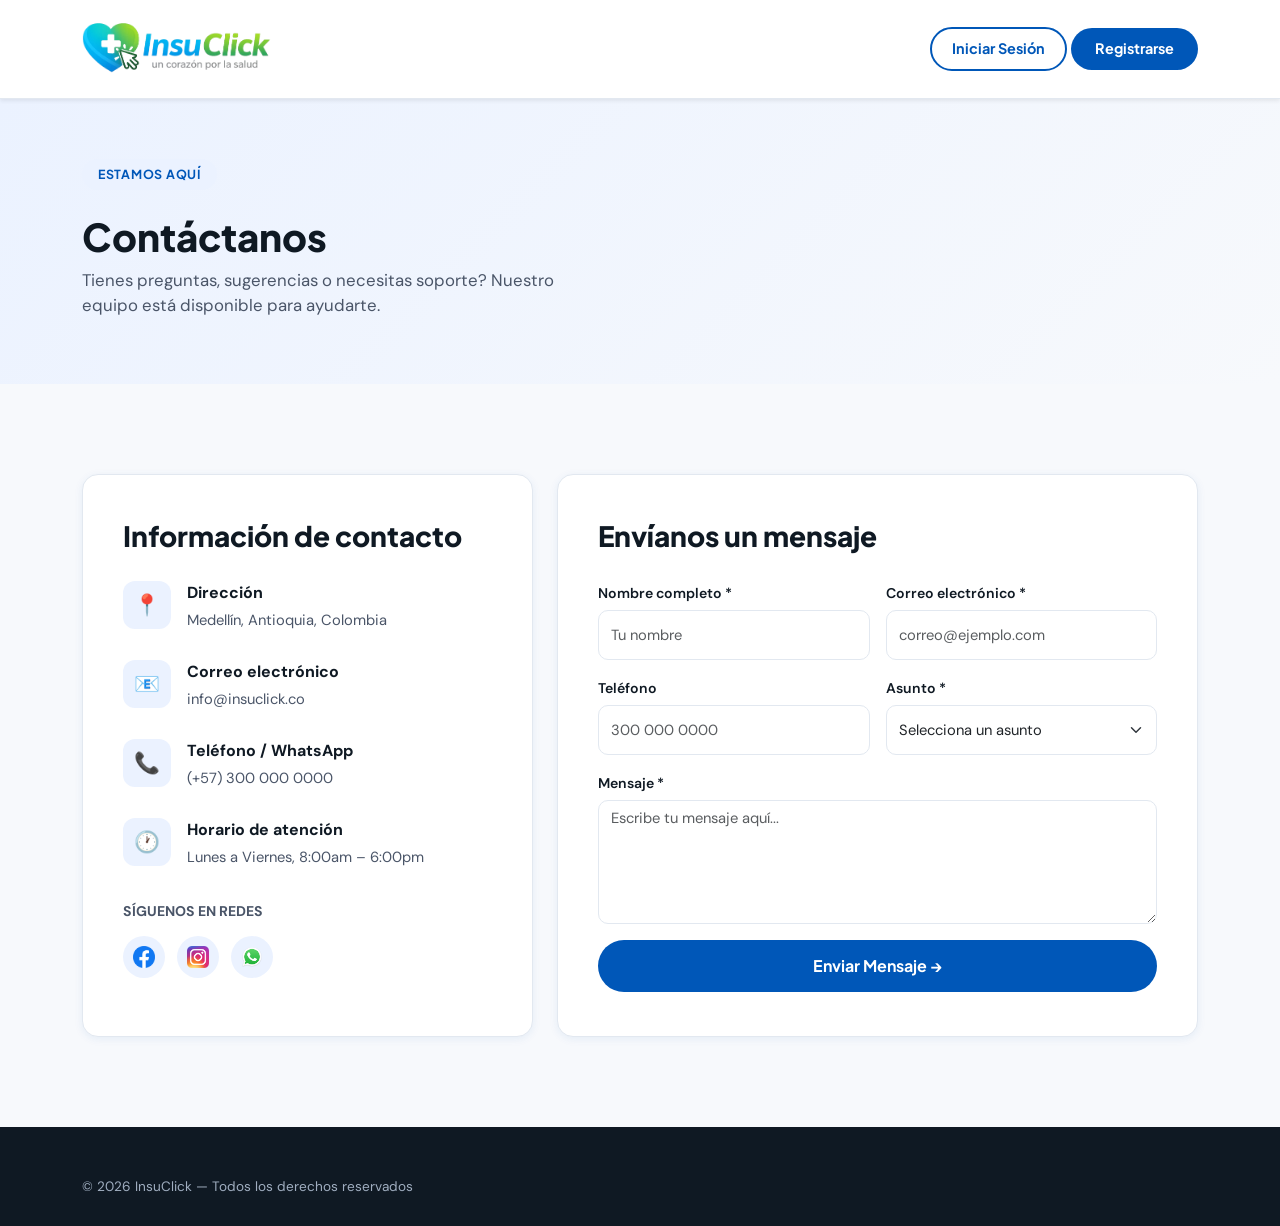
<file: contacto.html>
<!DOCTYPE html>
<html lang="es">
<head>
  <meta charset="UTF-8">
  <meta name="viewport" content="width=device-width, initial-scale=1.0">
  <title>Contacto — InsuClick</title>
  <link rel="icon" href="img/favicon.png">
  <link href="https://cdn.jsdelivr.net/npm/bootstrap@5.3.3/dist/css/bootstrap.min.css" rel="stylesheet">
  <link rel="stylesheet" href="css/styles.css">
</head>
<body>

<nav class="navbar navbar-expand-lg navbar-light bg-white shadow-sm" id="main-navbar"></nav>

<!-- Header -->
<section style="background:linear-gradient(135deg,#EBF2FF,#f7f9fc); padding:60px 0 50px;">
  <div class="container">
    <span class="section-badge">Estamos aquí</span>
    <h1 style="font-size:2.4rem;font-weight:800;margin:10px 0 8px;">Contáctanos</h1>
    <p style="color:#4A5568;font-size:1.05rem;max-width:500px;">
      Tienes preguntas, sugerencias o necesitas soporte? Nuestro equipo está disponible para ayudarte.
    </p>
  </div>
</section>

<section class="contact-section">
  <div class="container">
    <div class="row g-4">

      <!-- Información de contacto -->
      <div class="col-lg-5">
        <div class="contact-card h-100">
          <h3 style="font-weight:800;margin-bottom:28px;">Información de contacto</h3>

          <div class="contact-info-item">
            <div class="contact-icon">📍</div>
            <div>
              <strong>Dirección</strong>
              <span>Medellín, Antioquia, Colombia</span>
            </div>
          </div>

          <div class="contact-info-item">
            <div class="contact-icon">📧</div>
            <div>
              <strong>Correo electrónico</strong>
              <span>info@insuclick.co</span>
            </div>
          </div>

          <div class="contact-info-item">
            <div class="contact-icon">📞</div>
            <div>
              <strong>Teléfono / WhatsApp</strong>
              <span>(+57) 300 000 0000</span>
            </div>
          </div>

          <div class="contact-info-item">
            <div class="contact-icon">🕐</div>
            <div>
              <strong>Horario de atención</strong>
              <span>Lunes a Viernes, 8:00am – 6:00pm</span>
            </div>
          </div>

          <div style="margin-top:32px;">
            <p style="font-weight:700;font-size:.88rem;margin-bottom:14px;color:#4A5568;">SÍGUENOS EN REDES</p>
            <div style="display:flex;gap:12px;">
              <a href="#" style="width:42px;height:42px;border-radius:50%;background:#EBF2FF;
                display:flex;align-items:center;justify-content:center;overflow:hidden;">
                <img src="img/Facebook_Logo.png" style="width:22px;height:22px;object-fit:contain;">
              </a>
              <a href="#" style="width:42px;height:42px;border-radius:50%;background:#EBF2FF;
                display:flex;align-items:center;justify-content:center;overflow:hidden;">
                <img src="img/Instagram_icon.png" style="width:22px;height:22px;object-fit:contain;">
              </a>
              <a href="#" style="width:42px;height:42px;border-radius:50%;background:#EBF2FF;
                display:flex;align-items:center;justify-content:center;overflow:hidden;">
                <img src="img/WhatsApp_icon.png" style="width:22px;height:22px;object-fit:contain;">
              </a>
            </div>
          </div>
        </div>
      </div>

      <!-- Formulario -->
      <div class="col-lg-7">
        <div class="contact-card">
          <h3 style="font-weight:800;margin-bottom:28px;">Envíanos un mensaje</h3>

          <div id="contact-success" style="background:#F0FFF4;border:1px solid #9AE6B4;color:#276749;
            border-radius:10px;padding:14px 18px;font-size:.92rem;margin-bottom:20px;display:none;">
            ✅ ¡Mensaje enviado! Nos pondremos en contacto contigo pronto.
          </div>

          <div class="row g-3">
            <div class="col-md-6">
              <label class="form-label">Nombre completo *</label>
              <input type="text" class="form-control" id="c-nombre" placeholder="Tu nombre">
              <div class="form-error">El nombre es obligatorio.</div>
            </div>
            <div class="col-md-6">
              <label class="form-label">Correo electrónico *</label>
              <input type="email" class="form-control" id="c-email" placeholder="correo@ejemplo.com">
              <div class="form-error">Ingresa un correo válido.</div>
            </div>
            <div class="col-md-6">
              <label class="form-label">Teléfono</label>
              <input type="tel" class="form-control" id="c-tel" placeholder="300 000 0000">
              <div class="form-error">Teléfono inválido.</div>
            </div>
            <div class="col-md-6">
              <label class="form-label">Asunto *</label>
              <select class="form-select" id="c-asunto">
                <option value="">Selecciona un asunto</option>
                <option>Información de productos</option>
                <option>Soporte técnico</option>
                <option>Quiero ser vendedor</option>
                <option>Alianzas comerciales</option>
                <option>Otro</option>
              </select>
              <div class="form-error">Selecciona un asunto.</div>
            </div>
            <div class="col-12">
              <label class="form-label">Mensaje *</label>
              <textarea class="form-control" id="c-mensaje" rows="5"
                placeholder="Escribe tu mensaje aquí..."></textarea>
              <div class="form-error">El mensaje es obligatorio.</div>
            </div>
            <div class="col-12">
              <button class="btn-primary-ic" style="height:52px;width:100%;font-size:1rem;"
                onclick="sendContact()">
                Enviar Mensaje →
              </button>
            </div>
          </div>
        </div>
      </div>

    </div>
  </div>
</section>

<footer class="footer-section">
  <div class="container">
    <div class="footer-bottom" style="margin-top:0;padding-top:0;border:none;">
      <span>© 2026 InsuClick — Todos los derechos reservados</span>
    </div>
  </div>
</footer>

<script src="https://cdn.jsdelivr.net/npm/bootstrap@5.3.3/dist/js/bootstrap.bundle.min.js"></script>
<script src="js/auth.js"></script>
<script src="js/products.js"></script>
<script src="js/cart.js"></script>
<script src="js/ui.js"></script>
<script>
  UI.renderNavbar('contact');

  function sendContact() {
    const nombre  = document.getElementById('c-nombre');
    const email   = document.getElementById('c-email');
    const tel     = document.getElementById('c-tel');
    const asunto  = document.getElementById('c-asunto');
    const mensaje = document.getElementById('c-mensaje');

    let valid = true;
    if (!UI.validateField(nombre,  { required: true, minLen: 3 })) valid = false;
    if (!UI.validateField(email,   { required: true, email: true })) valid = false;
    if (!UI.validateField(mensaje, { required: true, minLen: 10 })) valid = false;
    if (tel.value.trim() && !UI.validateField(tel, { tel: true })) valid = false;

    if (!asunto.value) {
      asunto.classList.add('is-invalid');
      valid = false;
    } else { asunto.classList.remove('is-invalid'); }

    if (!valid) {
      UI.toast('Completa los campos obligatorios.', 'error');
      return;
    }

    // Simular envío (aquí iría la llamada al backend)
    document.getElementById('contact-success').style.display = 'block';
    [nombre, email, tel, asunto, mensaje].forEach(el => {
      el.value = '';
      el.classList.remove('is-invalid');
    });
    UI.toast('Mensaje enviado correctamente.', 'success');
    window.scrollTo({ top: 0, behavior: 'smooth' });
  }

  // Autocompletar si hay sesión
  const user = Auth.currentUser();
  if (user) {
    document.getElementById('c-nombre').value = user.nombre;
    document.getElementById('c-email').value  = user.email;
  }
</script>
</body>
</html>
</file>
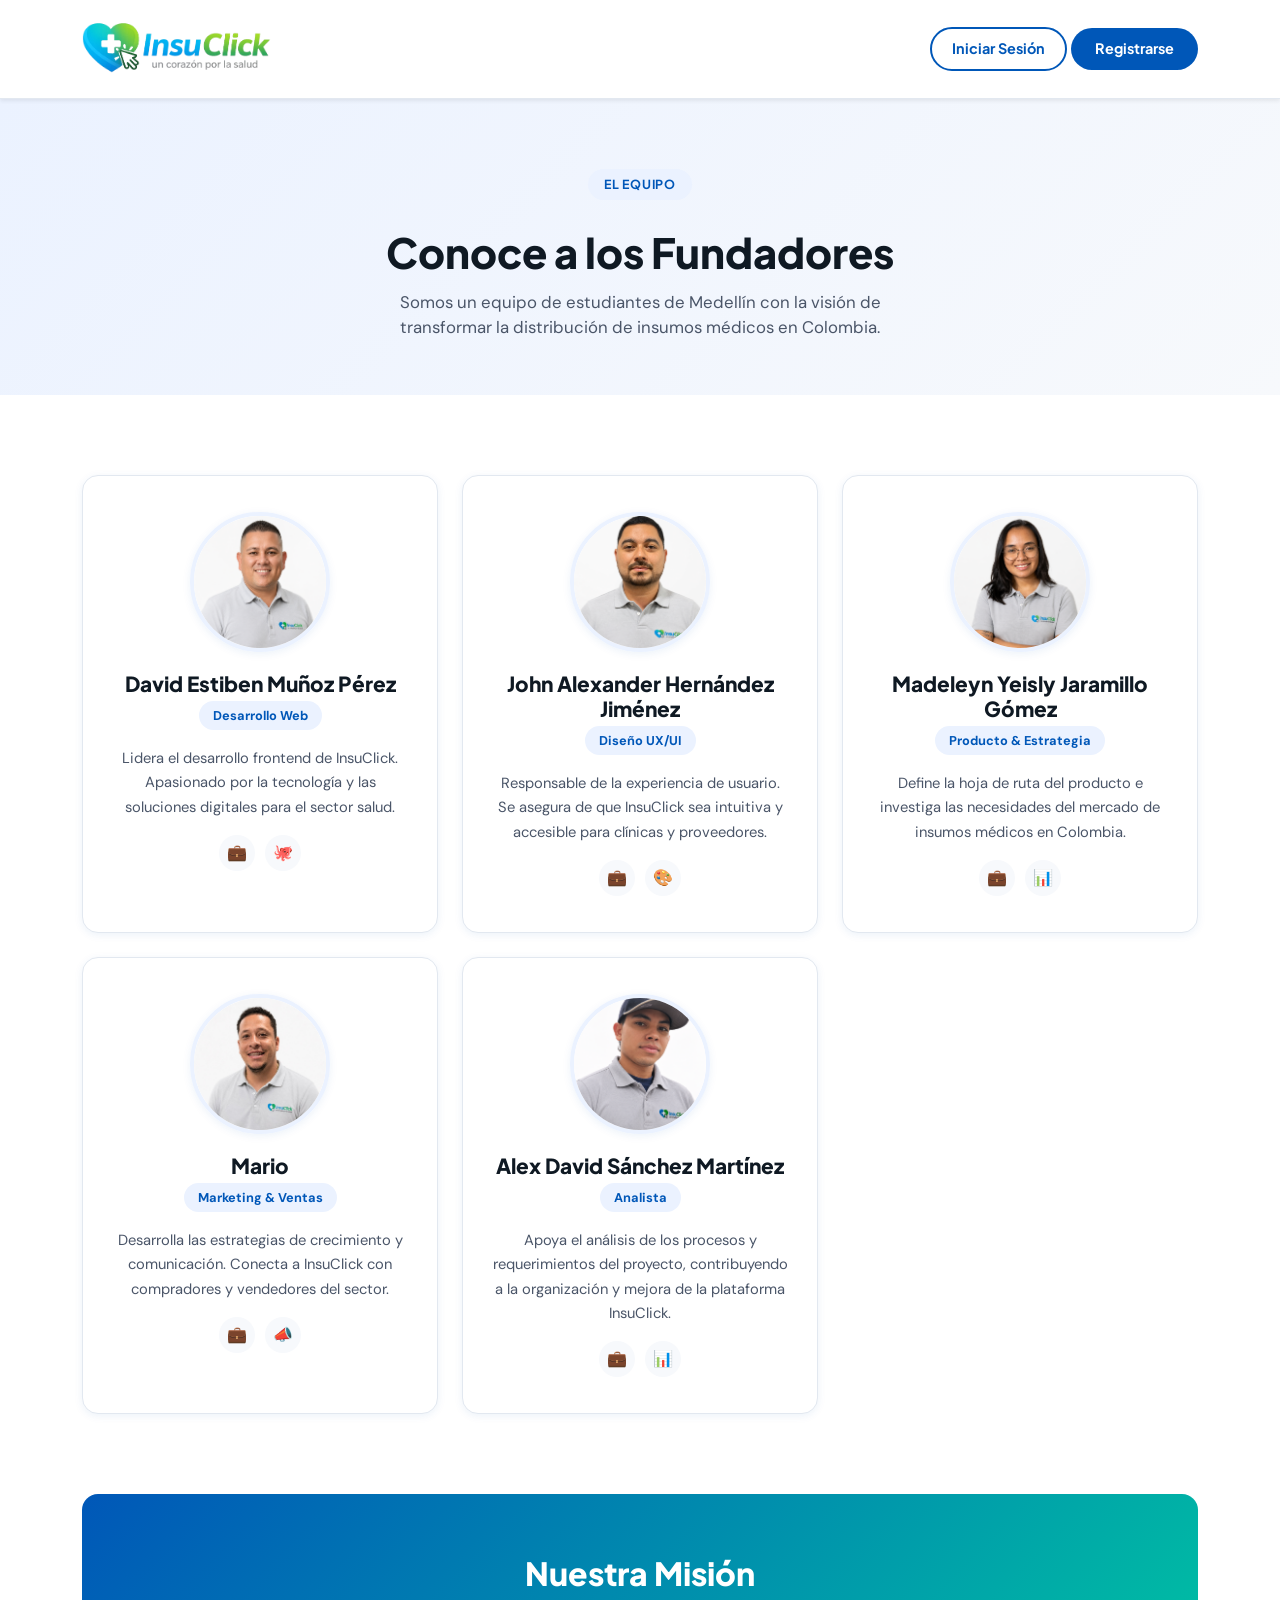
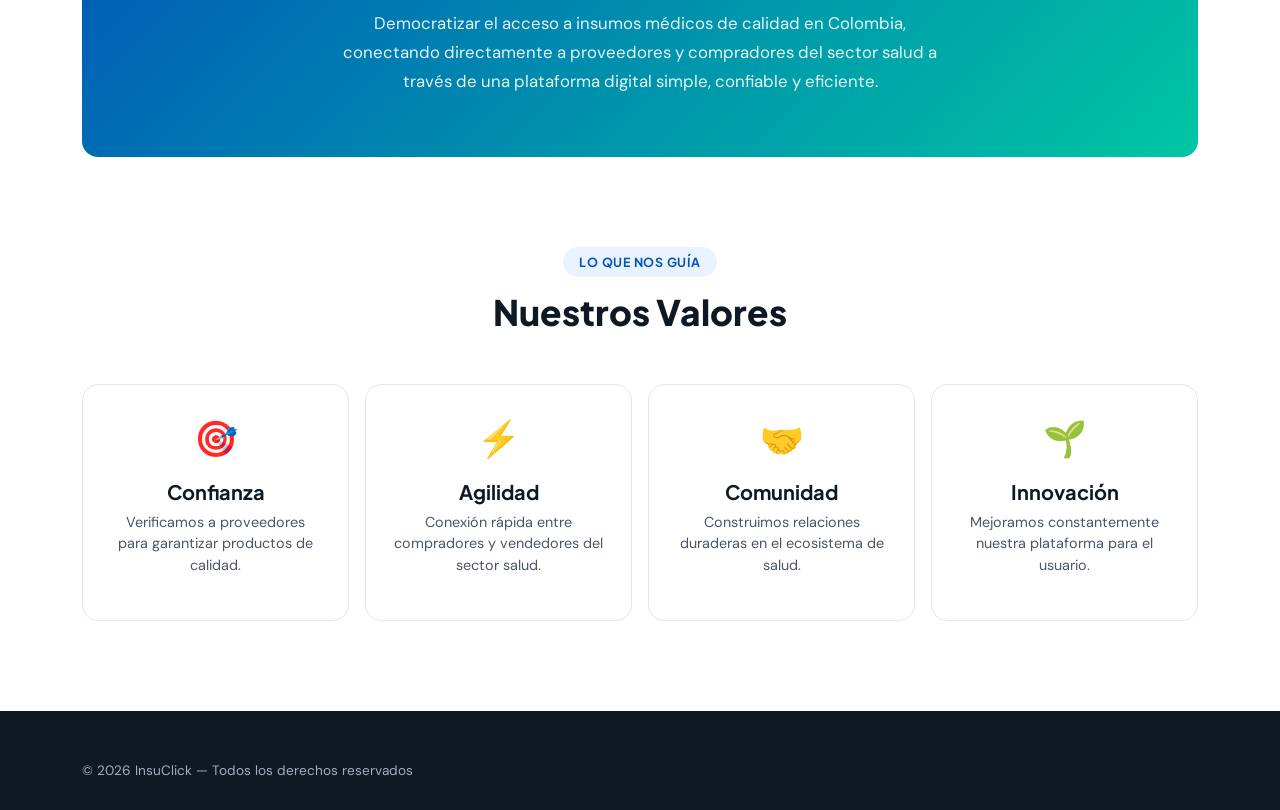
<file: fundadores.html>
<!DOCTYPE html>
<html lang="es">
<head>
  <meta charset="UTF-8">
  <meta name="viewport" content="width=device-width, initial-scale=1.0">
  <title>Fundadores — InsuClick</title>
  <link rel="icon" href="img/favicon.png">
  <link href="https://cdn.jsdelivr.net/npm/bootstrap@5.3.3/dist/css/bootstrap.min.css" rel="stylesheet">
  <link rel="stylesheet" href="css/styles.css">

  <style>
    .founder-card-full {
      background: #fff;
      border-radius: var(--radius);
      padding: 36px 28px;
      border: 1px solid var(--border);
      box-shadow: var(--shadow-sm);
      text-align: center;
      transition: transform var(--transition), box-shadow var(--transition);
      height: 100%;
    }

    .founder-card-full:hover {
      transform: translateY(-8px);
      box-shadow: var(--shadow-md);
    }

    .founder-card-full .founder-img {
      width: 140px;
      height: 140px;
      border-radius: 50%;
      object-fit: cover;
      margin: 0 auto 20px;
      border: 4px solid var(--primary-light);
    }

    .founder-card-full h4 {
      font-weight: 800;
      font-size: 1.3rem;
      margin-bottom: 4px;
    }

    .founder-card-full .role-tag {
      background: var(--primary-light);
      color: var(--primary);
      font-weight: 700;
      font-size: .8rem;
      padding: 5px 14px;
      border-radius: 50px;
      display: inline-block;
      margin-bottom: 16px;
    }

    .founder-card-full p {
      color: var(--text-mid);
      font-size: .92rem;
      line-height: 1.65;
    }

    .founder-socials {
      display: flex;
      justify-content: center;
      gap: 10px;
      margin-top: 16px;
    }

    .founder-social {
      width: 36px;
      height: 36px;
      border-radius: 50%;
      background: var(--bg-light);
      display: flex;
      align-items: center;
      justify-content: center;
      font-size: 1rem;
      transition: background var(--transition);
    }

    .founder-social:hover {
      background: var(--primary-light);
    }

    .mission-card {
      background: linear-gradient(135deg, #0057B8, #00C6A2);
      border-radius: var(--radius);
      padding: 60px 50px;
      color: #fff;
      text-align: center;
    }

    .mission-card h2 {
      font-size: 2rem;
      font-weight: 800;
      margin-bottom: 16px;
    }

    .mission-card p {
      font-size: 1.05rem;
      opacity: .9;
      max-width: 620px;
      margin: 0 auto;
      line-height: 1.75;
    }
  </style>
</head>

<body>

<nav class="navbar navbar-expand-lg navbar-light bg-white shadow-sm" id="main-navbar"></nav>

<!-- Hero -->
<section style="background:linear-gradient(135deg,#EBF2FF,#f7f9fc); padding:70px 0 55px;">
  <div class="container text-center">
    <span class="section-badge">El Equipo</span>
    <h1 style="font-size:2.6rem;font-weight:800;margin:14px 0 12px;">
      Conoce a los Fundadores
    </h1>
    <p style="color:#4A5568;font-size:1.05rem;max-width:560px;margin:0 auto;">
      Somos un equipo de estudiantes de Medellín con la visión de transformar
      la distribución de insumos médicos en Colombia.
    </p>
  </div>
</section>

<!-- Fundadores -->
<section style="padding: 80px 0;">
  <div class="container">
    <div class="row g-4">

      <!-- David -->
      <div class="col-md-6 col-lg-4">
        <div class="founder-card-full">
          <img src="img/david.png" alt="David" class="founder-img">
          <h4>David Estiben Muñoz Pérez</h4>
          <span class="role-tag">Desarrollo Web</span>
          <p>
            Lidera el desarrollo frontend de InsuClick. Apasionado por la
            tecnología y las soluciones digitales para el sector salud.
          </p>
          <div class="founder-socials">
            <a href="#" class="founder-social">💼</a>
            <a href="#" class="founder-social">🐙</a>
          </div>
        </div>
      </div>

      <!-- John -->
      <div class="col-md-6 col-lg-4">
        <div class="founder-card-full">
          <img src="img/john.png" alt="John" class="founder-img">
          <h4>John Alexander Hernández Jiménez</h4>
          <span class="role-tag">Diseño UX/UI</span>
          <p>
            Responsable de la experiencia de usuario. Se asegura de que
            InsuClick sea intuitiva y accesible para clínicas y proveedores.
          </p>
          <div class="founder-socials">
            <a href="#" class="founder-social">💼</a>
            <a href="#" class="founder-social">🎨</a>
          </div>
        </div>
      </div>

      <!-- Madeleyn -->
      <div class="col-md-6 col-lg-4">
        <div class="founder-card-full">
          <img src="img/made.png" alt="Madeleyn" class="founder-img">
          <h4>Madeleyn Yeisly Jaramillo Gómez</h4>
          <span class="role-tag">Producto &amp; Estrategia</span>
          <p>
            Define la hoja de ruta del producto e investiga las necesidades
            del mercado de insumos médicos en Colombia.
          </p>
          <div class="founder-socials">
            <a href="#" class="founder-social">💼</a>
            <a href="#" class="founder-social">📊</a>
          </div>
        </div>
      </div>

      <!-- Mario -->
      <div class="col-md-6 col-lg-4">
        <div class="founder-card-full">
          <img src="img/mario.jpeg" alt="Mario" class="founder-img">
          <h4>Mario</h4>
          <span class="role-tag">Marketing &amp; Ventas</span>
          <p>
            Desarrolla las estrategias de crecimiento y comunicación.
            Conecta a InsuClick con compradores y vendedores del sector.
          </p>
          <div class="founder-socials">
            <a href="#" class="founder-social">💼</a>
            <a href="#" class="founder-social">📣</a>
          </div>
        </div>
      </div>

      <!-- Alex -->
      <div class="col-md-6 col-lg-4">
        <div class="founder-card-full">
          <img src="img/Alex.png" alt="Alex David Sánchez Martínez" class="founder-img">
          <h4>Alex David Sánchez Martínez</h4>
          <span class="role-tag">Analista</span>
          <p>
            Apoya el análisis de los procesos y requerimientos del proyecto,
            contribuyendo a la organización y mejora de la plataforma InsuClick.
          </p>
          <div class="founder-socials">
            <a href="#" class="founder-social">💼</a>
            <a href="#" class="founder-social">📊</a>
          </div>
        </div>
      </div>

    </div>
  </div>
</section>

<!-- Misión -->
<section style="padding: 0 0 90px;">
  <div class="container">
    <div class="mission-card">
      <h2>Nuestra Misión</h2>
      <p>
        Democratizar el acceso a insumos médicos de calidad en Colombia,
        conectando directamente a proveedores y compradores del sector salud
        a través de una plataforma digital simple, confiable y eficiente.
      </p>
    </div>
  </div>
</section>

<!-- Valores -->
<section style="padding: 0 0 90px;">
  <div class="container">
    <div class="section-title">
      <span class="section-badge">Lo que nos guía</span>
      <h2>Nuestros Valores</h2>
    </div>

    <div class="row g-3">

      <div class="col-md-6 col-lg-3">
        <div style="padding:28px;border:1px solid var(--border);border-radius:var(--radius);text-align:center;">
          <div style="font-size:2.2rem;margin-bottom:14px;">🎯</div>
          <h5 style="font-weight:700;margin-bottom:8px;">Confianza</h5>
          <p style="color:#4A5568;font-size:.9rem;">Verificamos a proveedores para garantizar productos de calidad.</p>
        </div>
      </div>

      <div class="col-md-6 col-lg-3">
        <div style="padding:28px;border:1px solid var(--border);border-radius:var(--radius);text-align:center;">
          <div style="font-size:2.2rem;margin-bottom:14px;">⚡</div>
          <h5 style="font-weight:700;margin-bottom:8px;">Agilidad</h5>
          <p style="color:#4A5568;font-size:.9rem;">Conexión rápida entre compradores y vendedores del sector salud.</p>
        </div>
      </div>

      <div class="col-md-6 col-lg-3">
        <div style="padding:28px;border:1px solid var(--border);border-radius:var(--radius);text-align:center;">
          <div style="font-size:2.2rem;margin-bottom:14px;">🤝</div>
          <h5 style="font-weight:700;margin-bottom:8px;">Comunidad</h5>
          <p style="color:#4A5568;font-size:.9rem;">Construimos relaciones duraderas en el ecosistema de salud.</p>
        </div>
      </div>

      <div class="col-md-6 col-lg-3">
        <div style="padding:28px;border:1px solid var(--border);border-radius:var(--radius);text-align:center;">
          <div style="font-size:2.2rem;margin-bottom:14px;">🌱</div>
          <h5 style="font-weight:700;margin-bottom:8px;">Innovación</h5>
          <p style="color:#4A5568;font-size:.9rem;">Mejoramos constantemente nuestra plataforma para el usuario.</p>
        </div>
      </div>

    </div>
  </div>
</section>

<footer class="footer-section">
  <div class="container">
    <div class="footer-bottom" style="margin-top:0;padding-top:0;border:none;">
      <span>© 2026 InsuClick — Todos los derechos reservados</span>
    </div>
  </div>
</footer>

<script src="https://cdn.jsdelivr.net/npm/bootstrap@5.3.3/dist/js/bootstrap.bundle.min.js"></script>
<script src="js/auth.js"></script>
<script src="js/products.js"></script>
<script src="js/cart.js"></script>
<script src="js/ui.js"></script>
<script>
  UI.renderNavbar('founders');
</script>

</body>
</html>
</file>
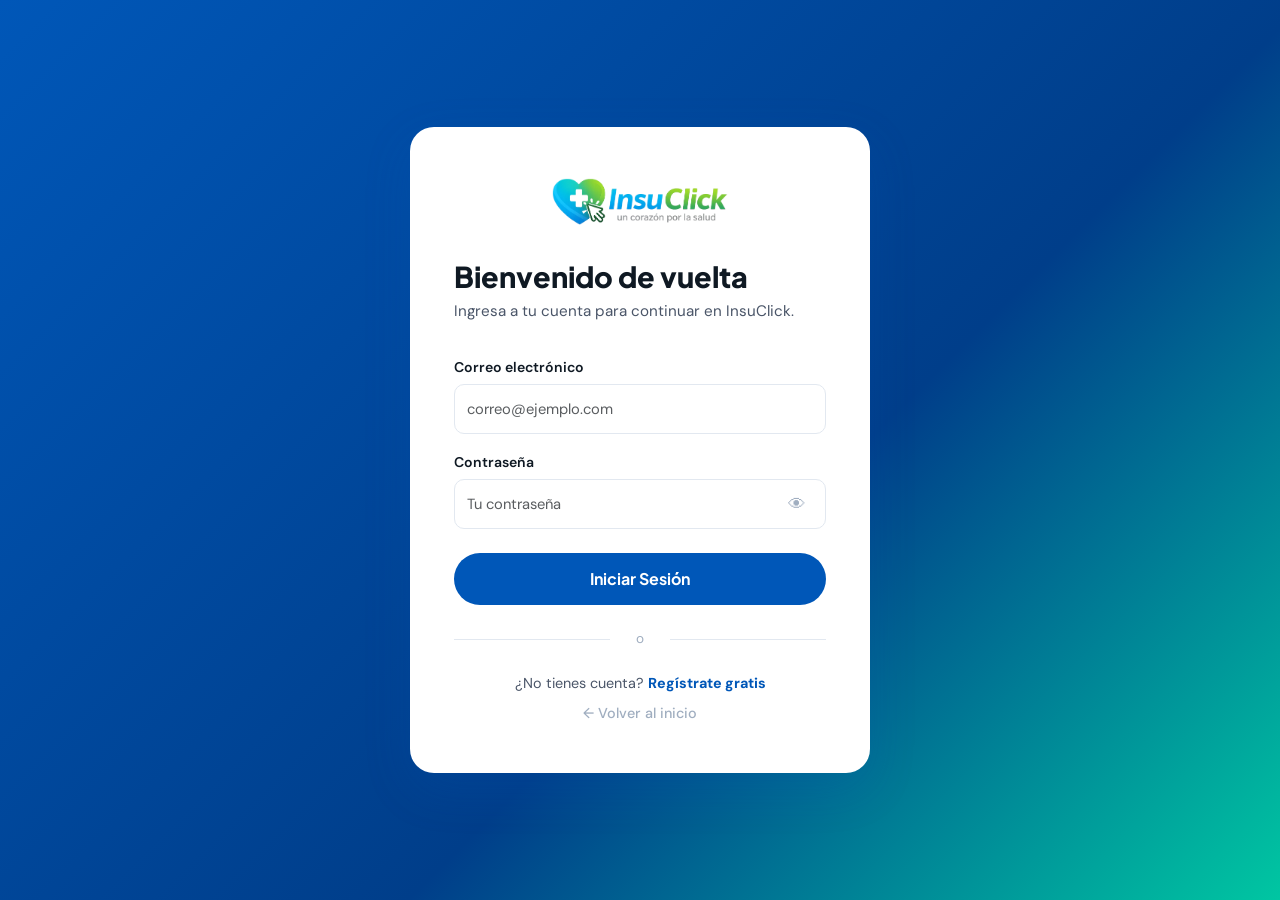
<file: login.html>
<!DOCTYPE html>
<html lang="es">
<head>
  <meta charset="UTF-8">
  <meta name="viewport" content="width=device-width, initial-scale=1.0">
  <title>Iniciar Sesión — InsuClick</title>
  <link rel="icon" href="img/favicon.png">
  <link href="https://cdn.jsdelivr.net/npm/bootstrap@5.3.3/dist/css/bootstrap.min.css" rel="stylesheet">
  <link rel="stylesheet" href="css/styles.css">
</head>
<body>

<div class="auth-page">
  <div class="auth-card">
    <img src="img/insuclick.png" alt="InsuClick" class="auth-logo">
    <h2>Bienvenido de vuelta</h2>
    <p class="auth-subtitle">Ingresa a tu cuenta para continuar en InsuClick.</p>

    <div id="login-error" style="background:#FFF5F5;border:1px solid #FEB2B2;color:#C53030;
      border-radius:10px;padding:12px 16px;font-size:.88rem;margin-bottom:18px;display:none;">
    </div>

    <div class="mb-3">
      <label class="form-label">Correo electrónico</label>
      <input type="email" class="form-control" id="login-email" placeholder="correo@ejemplo.com" autocomplete="email">
      <div class="form-error">Ingresa un correo válido.</div>
    </div>

    <div class="mb-4">
      <label class="form-label">Contraseña</label>
      <div style="position:relative;">
        <input type="password" class="form-control" id="login-password" placeholder="Tu contraseña" autocomplete="current-password">
        <button onclick="togglePass('login-password', this)"
          style="position:absolute;right:14px;top:50%;transform:translateY(-50%);
          background:none;border:none;cursor:pointer;font-size:1.1rem;color:#A0AEC0;">👁</button>
      </div>
      <div class="form-error">La contraseña es obligatoria.</div>
    </div>

    <button class="btn-primary-ic w-100" style="height:52px;font-size:1rem;" onclick="doLogin()">
      Iniciar Sesión
    </button>

    <div class="auth-divider">o</div>

    <div class="auth-switch">
      ¿No tienes cuenta? <a href="registro.html">Regístrate gratis</a>
    </div>
    <div class="auth-switch mt-2">
      <a href="index.html" style="color:#A0AEC0;font-weight:500;">← Volver al inicio</a>
    </div>
  </div>
</div>

<script src="js/auth.js"></script>
<script src="js/products.js"></script>
<script src="js/cart.js"></script>
<script src="js/ui.js"></script>
<script>
  // Si ya hay sesión, redirigir
  if (Auth.isLoggedIn()) {
    window.location.href = Auth.destino(Auth.currentUser());
  }

  function togglePass(id, btn) {
    const el = document.getElementById(id);
    el.type = el.type === 'password' ? 'text' : 'password';
    btn.textContent = el.type === 'password' ? '👁' : '🙈';
  }

  let enviando = false; // evita enviar dos veces mientras responde el servidor

  async function doLogin() {
    if (enviando) return;
    const emailEl = document.getElementById('login-email');
    const passEl  = document.getElementById('login-password');
    const errBox  = document.getElementById('login-error');
    errBox.style.display = 'none';

    let valid = true;
    if (!UI.validateField(emailEl, { required: true, email: true })) valid = false;
    if (!UI.validateField(passEl,  { required: true })) valid = false;
    // El mensaje de la contraseña está fuera del contenedor del campo (por el botón 👁),
    // por eso el CSS (.is-invalid + .form-error) no lo mostraba: se muestra aquí.
    passEl.parentElement.nextElementSibling.style.display =
      passEl.classList.contains('is-invalid') ? 'block' : '';
    if (!valid) return;

    enviando = true;
    const result = await Auth.login({
      email: emailEl.value.trim(),
      password: passEl.value
    });
    enviando = false;

    if (!result.ok) {
      errBox.textContent = result.msg;
      errBox.style.display = 'block';
      return;
    }

    UI.toast(`¡Hola, ${result.user.nombre.split(' ')[0]}! Sesión iniciada.`, 'success');
    setTimeout(() => {
      window.location.href = Auth.destino(result.user);
    }, 1000);
  }

  // Enter para login
  document.addEventListener('keydown', e => {
    if (e.key === 'Enter') doLogin();
  });
</script>
</body>
</html>
</file>
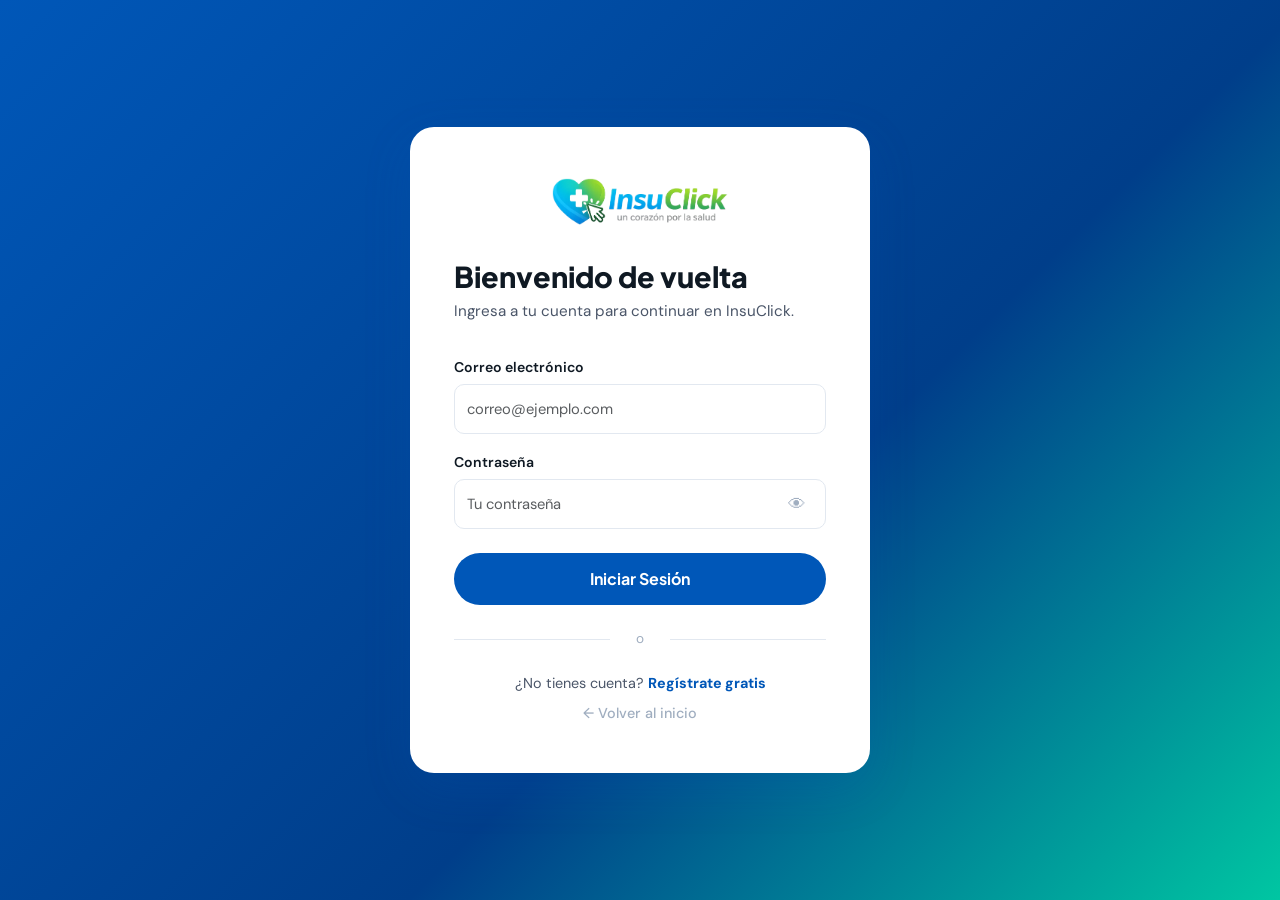
<file: productos.html>
<!DOCTYPE html>
<html lang="es">
<head>
    <meta charset="UTF-8">
    <meta name="viewport" content="width=device-width, initial-scale=1.0">
    <title>Productos — InsuClick</title>

    <link rel="icon" href="img/favicon.png">
    <link href="https://cdn.jsdelivr.net/npm/bootstrap@5.3.3/dist/css/bootstrap.min.css" rel="stylesheet">
    <link rel="stylesheet" href="css/styles.css">

    <style>
        .product-card {
            background: #fff;
            border: 1px solid #E2E8F0;
            border-radius: 16px;
            padding: 24px 20px 20px;
            display: flex;
            flex-direction: column;
            align-items: center;
            text-align: center;
            transition: transform .25s, box-shadow .25s;
            height: 100%;
        }

        .product-card:hover {
            transform: translateY(-6px);
            box-shadow: 0 12px 32px rgba(0,87,184,.13);
        }

        .product-img {
            width: 130px;
            height: 130px;
            object-fit: contain;
            margin-bottom: 14px;
            cursor: pointer;
        }

        .product-card h5 {
            font-size: 1rem;
            font-weight: 700;
            margin-bottom: 6px;
        }

        .product-card .prod-desc {
            color: #4A5568;
            font-size: .85rem;
            flex: 1;
            margin-bottom: 12px;
            line-height: 1.5;
        }

        .product-price {
            font-size: 1.2rem;
            font-weight: 800;
            color: #0057B8;
            font-family: 'Plus Jakarta Sans', sans-serif;
            margin-bottom: 6px;
        }

        .stock-tag {
            font-size: .78rem;
            color: #A0AEC0;
            margin-bottom: 14px;
        }

        .stock-tag.low {
            color: #E53E3E;
            font-weight: 700;
        }

        .qty-selector {
            display: flex;
            align-items: center;
            gap: 0;
            border: 1.5px solid #E2E8F0;
            border-radius: 50px;
            overflow: hidden;
            margin-bottom: 12px;
            width: 100%;
            max-width: 160px;
        }

        .qty-btn {
            width: 38px;
            height: 38px;
            background: #F7F9FC;
            border: none;
            font-size: 1.1rem;
            font-weight: 700;
            color: #0057B8;
            cursor: pointer;
            transition: background .2s;
            flex-shrink: 0;
        }

        .qty-btn:hover {
            background: #EBF2FF;
        }

        .qty-input {
            width: 100%;
            border: none;
            text-align: center;
            font-weight: 700;
            font-size: .95rem;
            font-family: 'Plus Jakarta Sans', sans-serif;
            color: #0F1923;
            background: #fff;
            outline: none;
            -moz-appearance: textfield;
        }

        .qty-input::-webkit-outer-spin-button,
        .qty-input::-webkit-inner-spin-button {
            -webkit-appearance: none;
        }

        .btn-add-cart {
            width: 100%;
            background: #0057B8;
            color: #fff;
            border: none;
            border-radius: 50px;
            padding: 11px 0;
            font-weight: 700;
            font-family: 'Plus Jakarta Sans', sans-serif;
            font-size: .88rem;
            cursor: pointer;
            transition: background .2s, transform .2s;
            display: flex;
            align-items: center;
            justify-content: center;
            gap: 8px;
        }

        .btn-add-cart:hover {
            background: #003E8A;
            transform: scale(1.02);
        }

        .btn-add-cart.in-cart {
            background: #00C6A2;
        }

        .btn-add-cart.in-cart:hover {
            background: #009E82;
        }
    </style>
</head>

<body>

    <nav class="navbar navbar-expand-lg navbar-light bg-white shadow-sm" id="main-navbar"></nav>

    <!-- HEADER -->
    <section style="background:linear-gradient(135deg,#EBF2FF,#f7f9fc); padding:60px 0 50px;">
        <div class="container">
            <h1 style="font-size:2.4rem;font-weight:800;margin-bottom:8px;">
                Catálogo de Productos
            </h1>

            <p style="color:#4A5568;font-size:1.05rem;">
                Insumos médicos no medicamentosos para clínicas y profesionales de la salud.
            </p>
        </div>
    </section>

    <!-- FILTROS + GRID -->
    <section class="products-section" style="padding-top:50px;">
        <div class="container">

            <!-- Toolbar -->
            <div class="d-flex flex-wrap align-items-center justify-content-between gap-3 mb-4">

                <div class="search-bar-wrapper" style="max-width:340px;flex:1;">
                    <span class="search-icon">🔍</span>
                    <input
                        type="text"
                        id="search-input"
                        class="form-control"
                        placeholder="Buscar productos..."
                    >
                </div>

                <div class="d-flex gap-2 flex-wrap align-items-center">
                    <select
                        class="form-select"
                        id="cat-filter"
                        style="width:auto;height:46px;border-radius:50px;border:1.5px solid #E2E8F0;"
                    >
                        <option value="">Todas las categorías</option>
                    </select>

                    <span
                        id="count-badge"
                        style="background:#EBF2FF;color:#0057B8;font-weight:700;font-size:.85rem;padding:10px 18px;border-radius:50px;display:flex;align-items:center;white-space:nowrap;"
                    ></span>
                </div>
            </div>

            <!-- Grid -->
            <div class="row" id="products-grid"></div>

        </div>
    </section>

    <!-- FOOTER -->
    <footer class="footer-section">
        <div class="container">
            <div class="footer-bottom" style="margin-top:0;padding-top:0;border:none;">
                <span>© 2026 InsuClick — Todos los derechos reservados</span>
            </div>
        </div>
    </footer>

    <script src="https://cdn.jsdelivr.net/npm/bootstrap@5.3.3/dist/js/bootstrap.bundle.min.js"></script>

    <script src="js/auth.js"></script>
    <script src="js/products.js"></script>
    <script src="js/cart.js"></script>
    <script src="js/ui.js"></script>

    <script>
        Auth.requireAuth('login.html');
        UI.renderNavbar('products');

        const grid = document.getElementById('products-grid');
        const searchIn = document.getElementById('search-input');
        const catFilter = document.getElementById('cat-filter');
        const countBadge = document.getElementById('count-badge');

        // Registrar clic en Neon
        async function registrarClicProducto(id) {
            const producto = Products.getById(id);

            if (!producto) {
                console.error('No se encontró el producto:', id);
                return;
            }

            const usuario = Auth.currentUser();

            const datos = {
                productoId: Number(producto.id),
                nombreProducto: producto.nombre,
                emailUsuario: usuario ? usuario.email : "",
                accion: "CLIC"
            };

            try {
                const respuesta = await fetch(
                    'https://insuclick-backend.onrender.com/api/interacciones',
                    {
                        method: 'POST',
                        headers: {
                            'Content-Type': 'application/json'
                        },
                        body: JSON.stringify(datos)
                    }
                );

                const resultado = await respuesta.json();

                if (!respuesta.ok || !resultado.ok) {
                    throw new Error(
                        resultado.msg || 'No se pudo registrar la interacción'
                    );
                }

                console.log('Clic registrado correctamente en Neon:', resultado);

            } catch (error) {
                console.error('Error registrando el clic:', error);

                UI.toast(
                    'No fue posible registrar la interacción en la base de datos',
                    'error'
                );
            }
        }

        // Renderizar catálogo
        function renderGrid() {
            const q = searchIn.value.trim();
            const cat = catFilter.value;

            const items = Products.list({
                search: q,
                categoria: cat
            });

            countBadge.textContent =
                `${items.length} producto${items.length !== 1 ? 's' : ''}`;

            if (!items.length) {
                grid.innerHTML = `
                    <div class="col-12">
                        <div class="empty-state">
                            <div class="empty-icon">📦</div>
                            <h4>No se encontraron productos</h4>
                            <p>Intenta con otro término de búsqueda o categoría.</p>
                        </div>
                    </div>
                `;
                return;
            }

            grid.innerHTML = items.map(p => {
                const inCart = Cart.hasItem(p.id);
                const currentQ = Cart.getQty(p.id) || 1;
                const stockLow = p.stock <= 20;

                return `
                    <div class="col-md-6 col-lg-4 col-xl-3 d-flex mb-4">
                        <div class="product-card w-100">

                            <img
                                src="${p.imagen}"
                                alt="${p.nombre}"
                                class="product-img"
                                onclick="registrarClicProducto(${p.id})"
                                title="Ver producto"
                            >

                            <span class="badge-category mb-2">${p.categoria}</span>

                            <h5>${p.nombre}</h5>

                            <p class="prod-desc">${p.descripcion}</p>

                            <div class="product-price">
                                ${Products.formatPrice(p.precio)}
                            </div>

                            <div class="stock-tag ${stockLow ? 'low' : ''}">
                                ${stockLow ? '⚠️ Pocas unidades: ' : 'Stock: '}${p.stock}
                            </div>

                            <div class="qty-selector">

                                <button
                                    class="qty-btn"
                                    onclick="changeQty(${p.id}, -1)"
                                >−</button>

                                <input
                                    class="qty-input"
                                    type="number"
                                    id="qty-${p.id}"
                                    value="${currentQ}"
                                    min="1"
                                    max="${p.stock}"
                                    onchange="clampQty(${p.id}, ${p.stock})"
                                >

                                <button
                                    class="qty-btn"
                                    onclick="changeQty(${p.id}, 1)"
                                >+</button>

                            </div>

                            <button
                                class="btn-add-cart ${inCart ? 'in-cart' : ''}"
                                id="btn-cart-${p.id}"
                                onclick="addToCart(${p.id})"
                            >
                                ${inCart ? '✓ Agregado al carrito' : '🛒 Agregar al carrito'}
                            </button>

                        </div>
                    </div>
                `;
            }).join('');
        }

        // Cambiar cantidad
        function changeQty(id, delta) {
            const input = document.getElementById(`qty-${id}`);
            const p = Products.getById(id);

            if (!input || !p) return;

            let val = parseInt(input.value) + delta;

            val = Math.max(1, Math.min(val, p.stock));
            input.value = val;

            if (Cart.hasItem(id)) {
                Cart.setQty(id, val);
                updateBtn(id);
            }
        }

        // Validar cantidad
        function clampQty(id, maxStock) {
            const input = document.getElementById(`qty-${id}`);

            let val = parseInt(input.value);

            if (isNaN(val) || val < 1) {
                val = 1;
            }

            if (val > maxStock) {
                val = maxStock;
            }

            input.value = val;

            if (Cart.hasItem(id)) {
                Cart.setQty(id, val);
                updateBtn(id);
            }
        }

        // Agregar al carrito
        function addToCart(id) {
            const p = Products.getById(id);

            if (!p) return;

            const qty = parseInt(
                document.getElementById(`qty-${id}`).value
            ) || 1;

            if (Cart.hasItem(id)) {
                window.location.href = 'carrito.html';
                return;
            }

            Cart.add(p, qty);
            updateBtn(id);

            UI.toast(`${p.nombre} agregado al carrito 🛒`, 'success');
        }

        // Actualizar botón del carrito
        function updateBtn(id) {
            const btn = document.getElementById(`btn-cart-${id}`);

            if (!btn) return;

            const inCart = Cart.hasItem(id);

            btn.textContent = inCart
                ? '✓ Agregado al carrito'
                : '🛒 Agregar al carrito';

            btn.classList.toggle('in-cart', inCart);
        }

        // Eventos de búsqueda y filtros
        searchIn.addEventListener('input', renderGrid);
        catFilter.addEventListener('change', renderGrid);

        // Actualizar cuando cambia el carrito
        window.addEventListener('cart:updated', renderGrid);

        // Cargar primero desde Neon y después mostrar el catálogo
        async function iniciarCatalogo() {
            try {
                countBadge.textContent = 'Cargando...';

                grid.innerHTML = `
                    <div class="col-12 text-center py-5">
                        <p>Cargando productos de InsuClick...</p>
                    </div>
                `;

                await Products.load();

                catFilter.innerHTML =
                    '<option value="">Todas las categorías</option>';

                Products.categories().forEach(cat => {
                    const option = document.createElement('option');
                    option.value = cat;
                    option.textContent = cat;
                    catFilter.appendChild(option);
                });

                const params = new URLSearchParams(window.location.search);

                if (params.get('cat')) {
                    catFilter.value = params.get('cat');
                }

                console.log('Productos cargados desde Neon:', Products.getAll());

                renderGrid();

            } catch (error) {
                console.error('Error cargando catálogo desde Neon:', error);

                countBadge.textContent = 'Error de conexión';

                grid.innerHTML = `
                    <div class="col-12">
                        <div class="alert alert-danger">
                            No fue posible cargar los productos desde el servidor.
                            Intenta nuevamente.
                        </div>
                    </div>
                `;
            }
        }

        iniciarCatalogo();
    </script>

</body>
</html>
</file>
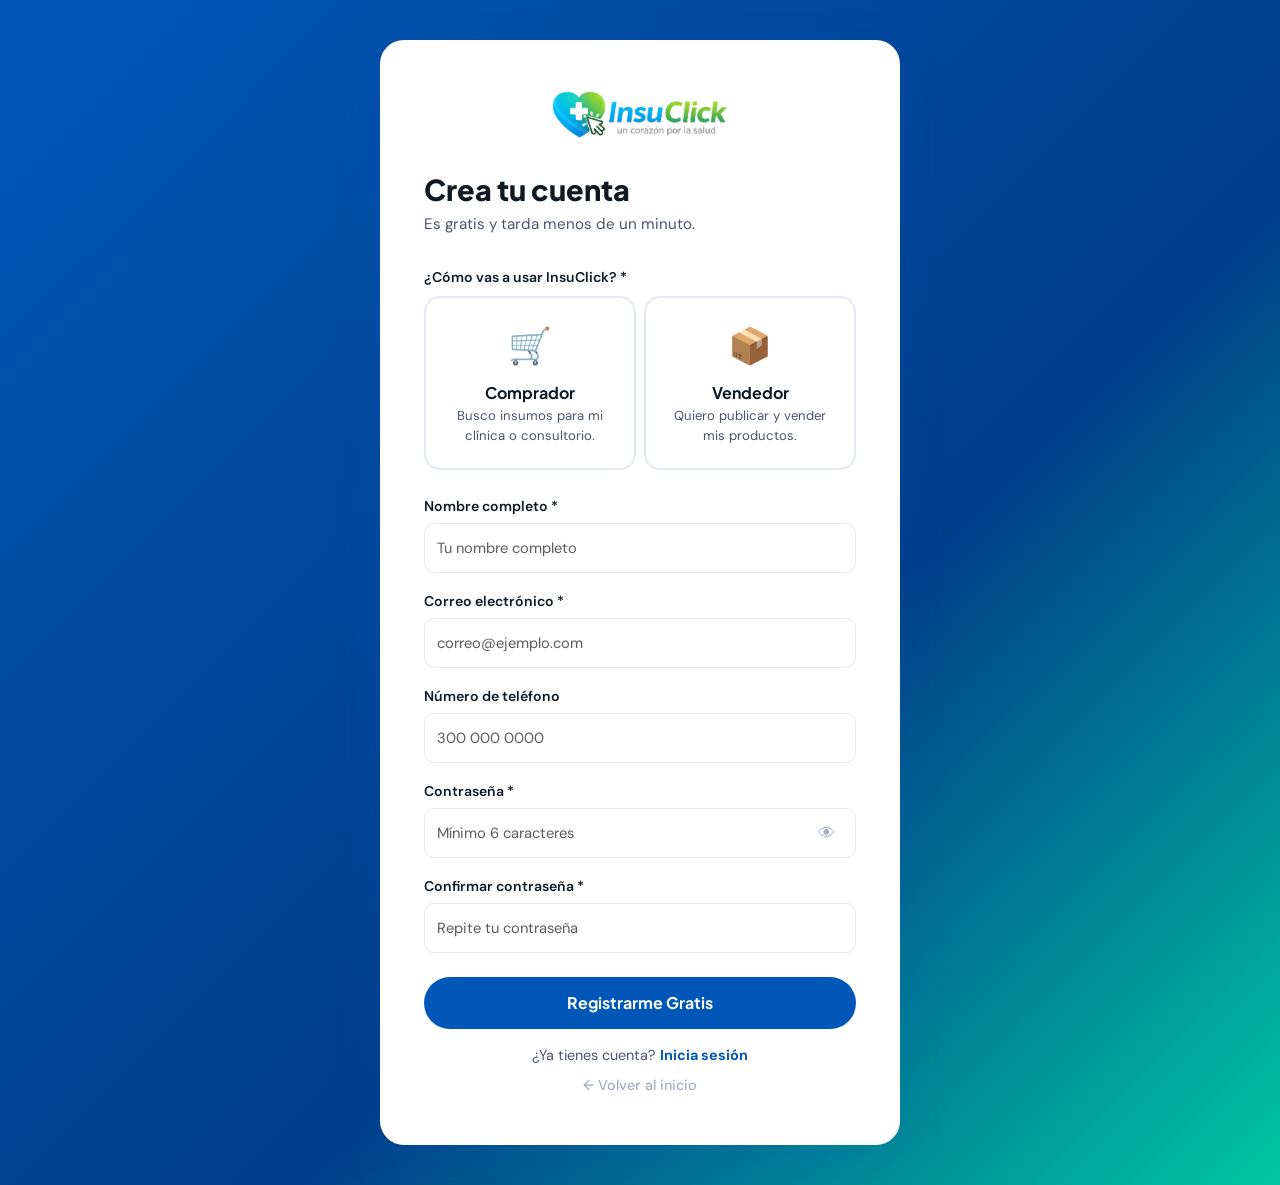
<file: registro.html>
<!DOCTYPE html>
<html lang="es">
<head>
  <meta charset="UTF-8">
  <meta name="viewport" content="width=device-width, initial-scale=1.0">
  <title>Registro — InsuClick</title>
  <link rel="icon" href="img/favicon.png">
  <link href="https://cdn.jsdelivr.net/npm/bootstrap@5.3.3/dist/css/bootstrap.min.css" rel="stylesheet">
  <link rel="stylesheet" href="css/styles.css">
  <style>
    .rol-card {
      border: 2px solid var(--border);
      border-radius: var(--radius);
      padding: 22px;
      cursor: pointer;
      transition: border-color var(--transition), background var(--transition);
      text-align: center;
    }
    .rol-card:hover { border-color: var(--primary); background: var(--primary-light); }
    .rol-card.selected { border-color: var(--primary); background: var(--primary-light); }
    .rol-card .rol-icon { font-size: 2.2rem; margin-bottom: 10px; }
    .rol-card h6 { font-weight: 700; margin: 0; color: var(--text-dark); }
    .rol-card p  { font-size: .82rem; color: var(--text-mid); margin: 4px 0 0; }
  </style>
</head>
<body>

<div class="auth-page" style="padding: 40px 16px;">
  <div class="auth-card" style="max-width:520px;">
    <img src="img/insuclick.png" alt="InsuClick" class="auth-logo">
    <h2>Crea tu cuenta</h2>
    <p class="auth-subtitle">Es gratis y tarda menos de un minuto.</p>

    <div id="reg-error" style="background:#FFF5F5;border:1px solid #FEB2B2;color:#C53030;
      border-radius:10px;padding:12px 16px;font-size:.88rem;margin-bottom:18px;display:none;"></div>

    <!-- Selección de rol -->
    <p class="form-label mb-2">¿Cómo vas a usar InsuClick? *</p>
    <div class="row g-2 mb-4" id="rol-selector">
      <div class="col-6">
        <div class="rol-card" onclick="selectRol('comprador', this)">
          <div class="rol-icon">🛒</div>
          <h6>Comprador</h6>
          <p>Busco insumos para mi clínica o consultorio.</p>
        </div>
      </div>
      <div class="col-6">
        <div class="rol-card" onclick="selectRol('vendedor', this)">
          <div class="rol-icon">📦</div>
          <h6>Vendedor</h6>
          <p>Quiero publicar y vender mis productos.</p>
        </div>
      </div>
    </div>

    <div class="row g-3">
      <div class="col-12">
        <label class="form-label">Nombre completo *</label>
        <input type="text" class="form-control" id="reg-nombre" placeholder="Tu nombre completo" autocomplete="name">
        <div class="form-error">Ingresa tu nombre completo.</div>
      </div>
      <div class="col-12">
        <label class="form-label">Correo electrónico *</label>
        <input type="email" class="form-control" id="reg-email" placeholder="correo@ejemplo.com" autocomplete="email">
        <div class="form-error">Ingresa un correo electrónico válido.</div>
      </div>
      <div class="col-12">
        <label class="form-label">Número de teléfono</label>
        <input type="tel" class="form-control" id="reg-telefono" placeholder="300 000 0000" autocomplete="tel">
        <div class="form-error">Ingresa un número de teléfono válido.</div>
      </div>
      <div class="col-12">
        <label class="form-label">Contraseña *</label>
        <div style="position:relative;">
          <input type="password" class="form-control" id="reg-password" placeholder="Mínimo 6 caracteres" autocomplete="new-password">
          <button onclick="togglePass('reg-password', this)"
            style="position:absolute;right:14px;top:50%;transform:translateY(-50%);
            background:none;border:none;cursor:pointer;font-size:1.1rem;color:#A0AEC0;">👁</button>
        </div>
        <div class="form-error">La contraseña debe tener al menos 6 caracteres.</div>
      </div>
      <div class="col-12">
        <label class="form-label">Confirmar contraseña *</label>
        <input type="password" class="form-control" id="reg-confirm" placeholder="Repite tu contraseña" autocomplete="new-password">
        <div class="form-error" id="confirm-error">Las contraseñas no coinciden.</div>
      </div>
    </div>

    <button class="btn-primary-ic w-100 mt-4" style="height:52px;font-size:1rem;" onclick="doRegister()">
      Registrarme Gratis
    </button>

    <div class="auth-switch mt-3">
      ¿Ya tienes cuenta? <a href="login.html">Inicia sesión</a>
    </div>
    <div class="auth-switch mt-2">
      <a href="index.html" style="color:#A0AEC0;font-weight:500;">← Volver al inicio</a>
    </div>
  </div>
</div>

<script src="js/auth.js"></script>
<script src="js/products.js"></script>
<script src="js/cart.js"></script>
<script src="js/ui.js"></script>
<script>
  if (Auth.isLoggedIn()) {
    window.location.href = Auth.destino(Auth.currentUser());
  }

  let rolSeleccionado = '';

  function selectRol(rol, el) {
    rolSeleccionado = rol;
    document.querySelectorAll('.rol-card').forEach(c => c.classList.remove('selected'));
    el.classList.add('selected');
  }

  function togglePass(id, btn) {
    const el = document.getElementById(id);
    el.type = el.type === 'password' ? 'text' : 'password';
    btn.textContent = el.type === 'password' ? '👁' : '🙈';
  }

  let enviando = false; // evita registrar dos veces mientras responde el servidor

  async function doRegister() {
    if (enviando) return;
    const nombre  = document.getElementById('reg-nombre');
    const email    = document.getElementById('reg-email');
    const telefono = document.getElementById('reg-telefono');
    const password = document.getElementById('reg-password');
    const confirm  = document.getElementById('reg-confirm');
    const errBox   = document.getElementById('reg-error');
    errBox.style.display = 'none';

    let valid = true;
    if (!UI.validateField(nombre,   { required: true, minLen: 3 })) valid = false;
    if (!UI.validateField(email,    { required: true, email: true })) valid = false;
    if (!UI.validateField(password, { required: true, minLen: 6 })) valid = false;
    // El mensaje de la contraseña está fuera del contenedor del campo (por el botón 👁),
    // por eso el CSS (.is-invalid + .form-error) no lo mostraba: se muestra aquí.
    password.parentElement.nextElementSibling.style.display =
      password.classList.contains('is-invalid') ? 'block' : '';

    // Telefono opcional pero si tiene valor validar
    if (telefono.value.trim()) {
      if (!UI.validateField(telefono, { tel: true })) valid = false;
    }

    // Confirmar contraseña
    if (password.value !== confirm.value) {
      confirm.classList.add('is-invalid');
      valid = false;
    } else {
      confirm.classList.remove('is-invalid');
    }

    if (!rolSeleccionado) {
      errBox.textContent = 'Por favor selecciona si eres Comprador o Vendedor.';
      errBox.style.display = 'block';
      valid = false;
    }

    if (!valid) return;

    enviando = true;
    const result = await Auth.register({
      nombre: nombre.value.trim(),
      email: email.value.trim(),
      telefono: telefono.value.trim(),
      password: password.value,
      rol: rolSeleccionado
    });
    enviando = false;

    if (!result.ok) {
      errBox.textContent = result.msg;
      errBox.style.display = 'block';
      return;
    }

    UI.toast(`¡Cuenta creada! Bienvenido, ${result.user.nombre.split(' ')[0]}.`, 'success');
    setTimeout(() => {
      window.location.href = Auth.destino(result.user);
    }, 1200);
  }
</script>
</body>
</html>
</file>
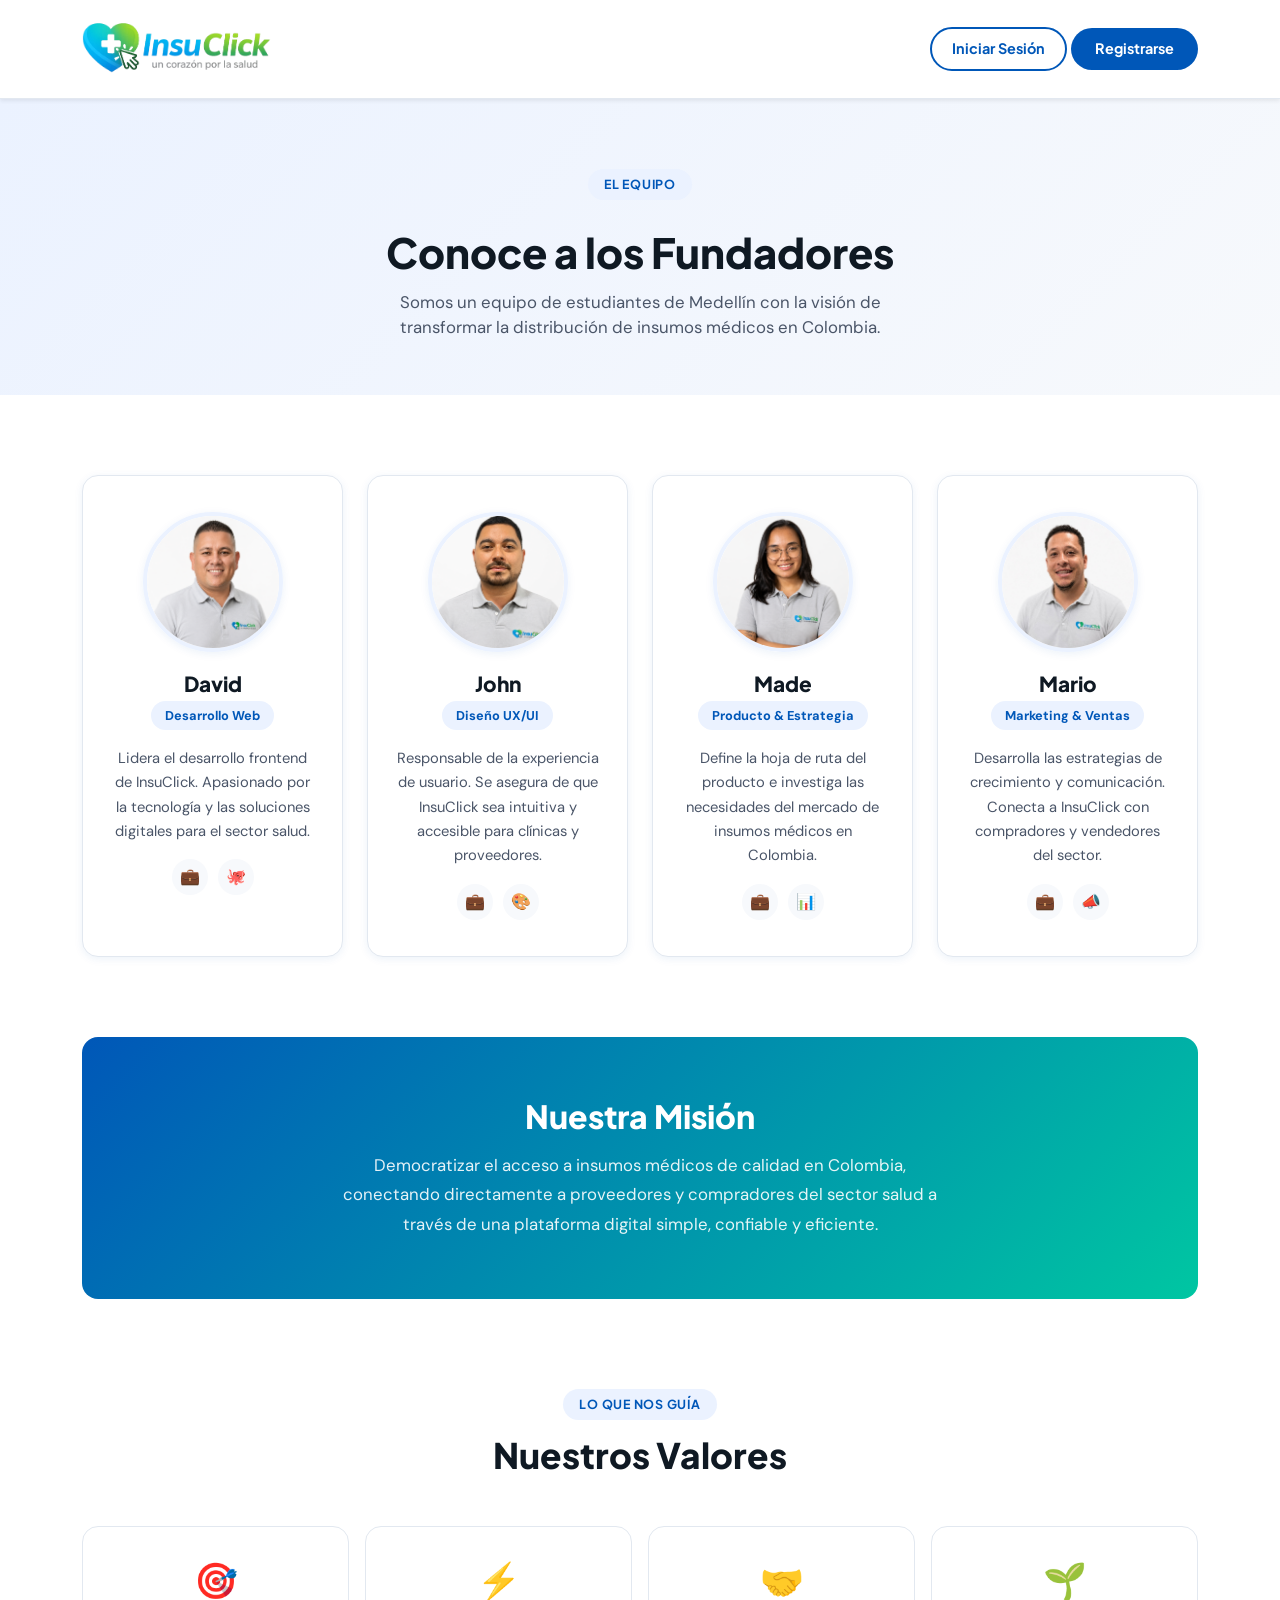
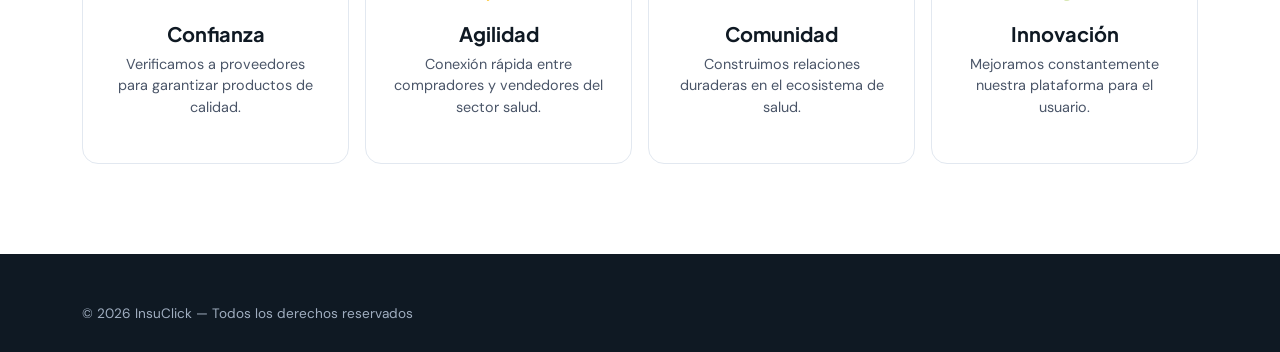
<file: backend/src/main/resources/static/portal/fundadores.html>
<!DOCTYPE html>
<html lang="es">
<head>
  <meta charset="UTF-8">
  <meta name="viewport" content="width=device-width, initial-scale=1.0">
  <title>Fundadores — InsuClick</title>
  <link rel="icon" href="img/favicon.png">
  <link href="https://cdn.jsdelivr.net/npm/bootstrap@5.3.3/dist/css/bootstrap.min.css" rel="stylesheet">
  <link rel="stylesheet" href="css/styles.css">
  <style>
    .founder-card-full {
      background: #fff;
      border-radius: var(--radius);
      padding: 36px 28px;
      border: 1px solid var(--border);
      box-shadow: var(--shadow-sm);
      text-align: center;
      transition: transform var(--transition), box-shadow var(--transition);
      height: 100%;
    }
    .founder-card-full:hover {
      transform: translateY(-8px);
      box-shadow: var(--shadow-md);
    }
    .founder-card-full .founder-img {
      width: 140px; height: 140px;
      border-radius: 50%;
      object-fit: cover;
      margin: 0 auto 20px;
      border: 4px solid var(--primary-light);
    }
    .founder-card-full h4 { font-weight: 800; font-size: 1.3rem; margin-bottom: 4px; }
    .founder-card-full .role-tag {
      background: var(--primary-light);
      color: var(--primary);
      font-weight: 700;
      font-size: .8rem;
      padding: 5px 14px;
      border-radius: 50px;
      display: inline-block;
      margin-bottom: 16px;
    }
    .founder-card-full p { color: var(--text-mid); font-size: .92rem; line-height: 1.65; }
    .founder-socials { display: flex; justify-content: center; gap: 10px; margin-top: 16px; }
    .founder-social { width: 36px; height: 36px; border-radius: 50%; background: var(--bg-light);
      display: flex; align-items: center; justify-content: center; font-size: 1rem;
      transition: background var(--transition); }
    .founder-social:hover { background: var(--primary-light); }

    .mission-card {
      background: linear-gradient(135deg, #0057B8, #00C6A2);
      border-radius: var(--radius);
      padding: 60px 50px;
      color: #fff;
      text-align: center;
    }
    .mission-card h2 { font-size: 2rem; font-weight: 800; margin-bottom: 16px; }
    .mission-card p  { font-size: 1.05rem; opacity: .9; max-width: 620px; margin: 0 auto; line-height: 1.75; }
  </style>
</head>
<body>

<nav class="navbar navbar-expand-lg navbar-light bg-white shadow-sm" id="main-navbar"></nav>

<!-- Hero -->
<section style="background:linear-gradient(135deg,#EBF2FF,#f7f9fc); padding:70px 0 55px;">
  <div class="container text-center">
    <span class="section-badge">El Equipo</span>
    <h1 style="font-size:2.6rem;font-weight:800;margin:14px 0 12px;">Conoce a los Fundadores</h1>
    <p style="color:#4A5568;font-size:1.05rem;max-width:560px;margin:0 auto;">
      Somos un equipo de estudiantes de Medellín con la visión de transformar
      la distribución de insumos médicos en Colombia.
    </p>
  </div>
</section>

<!-- Fundadores -->
<section style="padding: 80px 0;">
  <div class="container">
    <div class="row g-4">

      <div class="col-md-6 col-lg-3">
        <div class="founder-card-full">
          <img src="img/david.png" alt="David" class="founder-img">
          <h4>David</h4>
          <span class="role-tag">Desarrollo Web</span>
          <p>Lidera el desarrollo frontend de InsuClick. Apasionado por la tecnología y las soluciones digitales para el sector salud.</p>
          <div class="founder-socials">
            <a href="#" class="founder-social">💼</a>
            <a href="#" class="founder-social">🐙</a>
          </div>
        </div>
      </div>

      <div class="col-md-6 col-lg-3">
        <div class="founder-card-full">
          <img src="img/john.png" alt="John" class="founder-img">
          <h4>John</h4>
          <span class="role-tag">Diseño UX/UI</span>
          <p>Responsable de la experiencia de usuario. Se asegura de que InsuClick sea intuitiva y accesible para clínicas y proveedores.</p>
          <div class="founder-socials">
            <a href="#" class="founder-social">💼</a>
            <a href="#" class="founder-social">🎨</a>
          </div>
        </div>
      </div>

      <div class="col-md-6 col-lg-3">
        <div class="founder-card-full">
          <img src="img/made.png" alt="Made" class="founder-img">
          <h4>Made</h4>
          <span class="role-tag">Producto &amp; Estrategia</span>
          <p>Define la hoja de ruta del producto e investiga las necesidades del mercado de insumos médicos en Colombia.</p>
          <div class="founder-socials">
            <a href="#" class="founder-social">💼</a>
            <a href="#" class="founder-social">📊</a>
          </div>
        </div>
      </div>

      <div class="col-md-6 col-lg-3">
        <div class="founder-card-full">
          <img src="img/mario.jpeg" alt="Mario" class="founder-img">
          <h4>Mario</h4>
          <span class="role-tag">Marketing &amp; Ventas</span>
          <p>Desarrolla las estrategias de crecimiento y comunicación. Conecta a InsuClick con compradores y vendedores del sector.</p>
          <div class="founder-socials">
            <a href="#" class="founder-social">💼</a>
            <a href="#" class="founder-social">📣</a>
          </div>
        </div>
      </div>

    </div>
  </div>
</section>

<!-- Misión -->
<section style="padding: 0 0 90px;">
  <div class="container">
    <div class="mission-card">
      <h2>Nuestra Misión</h2>
      <p>
        Democratizar el acceso a insumos médicos de calidad en Colombia, conectando directamente
        a proveedores y compradores del sector salud a través de una plataforma digital simple,
        confiable y eficiente.
      </p>
    </div>
  </div>
</section>

<!-- Valores -->
<section style="padding: 0 0 90px;">
  <div class="container">
    <div class="section-title">
      <span class="section-badge">Lo que nos guía</span>
      <h2>Nuestros Valores</h2>
    </div>
    <div class="row g-3">
      <div class="col-md-6 col-lg-3">
        <div style="padding:28px;border:1px solid var(--border);border-radius:var(--radius);text-align:center;">
          <div style="font-size:2.2rem;margin-bottom:14px;">🎯</div>
          <h5 style="font-weight:700;margin-bottom:8px;">Confianza</h5>
          <p style="color:#4A5568;font-size:.9rem;">Verificamos a proveedores para garantizar productos de calidad.</p>
        </div>
      </div>
      <div class="col-md-6 col-lg-3">
        <div style="padding:28px;border:1px solid var(--border);border-radius:var(--radius);text-align:center;">
          <div style="font-size:2.2rem;margin-bottom:14px;">⚡</div>
          <h5 style="font-weight:700;margin-bottom:8px;">Agilidad</h5>
          <p style="color:#4A5568;font-size:.9rem;">Conexión rápida entre compradores y vendedores del sector salud.</p>
        </div>
      </div>
      <div class="col-md-6 col-lg-3">
        <div style="padding:28px;border:1px solid var(--border);border-radius:var(--radius);text-align:center;">
          <div style="font-size:2.2rem;margin-bottom:14px;">🤝</div>
          <h5 style="font-weight:700;margin-bottom:8px;">Comunidad</h5>
          <p style="color:#4A5568;font-size:.9rem;">Construimos relaciones duraderas en el ecosistema de salud.</p>
        </div>
      </div>
      <div class="col-md-6 col-lg-3">
        <div style="padding:28px;border:1px solid var(--border);border-radius:var(--radius);text-align:center;">
          <div style="font-size:2.2rem;margin-bottom:14px;">🌱</div>
          <h5 style="font-weight:700;margin-bottom:8px;">Innovación</h5>
          <p style="color:#4A5568;font-size:.9rem;">Mejoramos constantemente nuestra plataforma para el usuario.</p>
        </div>
      </div>
    </div>
  </div>
</section>

<footer class="footer-section">
  <div class="container">
    <div class="footer-bottom" style="margin-top:0;padding-top:0;border:none;">
      <span>© 2026 InsuClick — Todos los derechos reservados</span>
    </div>
  </div>
</footer>

<script src="https://cdn.jsdelivr.net/npm/bootstrap@5.3.3/dist/js/bootstrap.bundle.min.js"></script>
<script src="js/auth.js"></script>
<script src="js/products.js"></script>
<script src="js/cart.js"></script>
<script src="js/ui.js"></script>
<script>UI.renderNavbar('founders');</script>
</body>
</html>
</file>
<file: css/styles.css>
/* ========================================= */
/* VARIABLES DE COLOR Y TIPOGRAFÍA           */
/* ========================================= */

@import url('https://fonts.googleapis.com/css2?family=Plus+Jakarta+Sans:wght@400;500;600;700;800&family=DM+Sans:wght@300;400;500&display=swap');

:root {
  --primary:       #0057B8;
  --primary-dark:  #003E8A;
  --primary-light: #EBF2FF;
  --accent:        #00C6A2;
  --accent-dark:   #009E82;
  --danger:        #E53E3E;
  --warning:       #F6AD55;
  --success:       #38A169;
  --text-dark:     #0F1923;
  --text-mid:      #4A5568;
  --text-light:    #A0AEC0;
  --bg-light:      #F7F9FC;
  --bg-white:      #FFFFFF;
  --border:        #E2E8F0;
  --shadow-sm:     0 2px 8px rgba(0,87,184,.08);
  --shadow-md:     0 6px 24px rgba(0,87,184,.13);
  --shadow-lg:     0 16px 48px rgba(0,87,184,.16);
  --radius:        16px;
  --radius-sm:     10px;
  --radius-pill:   50px;
  --transition:    .25s cubic-bezier(.4,0,.2,1);
  --font-head:     'Plus Jakarta Sans', sans-serif;
  --font-body:     'DM Sans', sans-serif;
}

/* ========================================= */
/* RESET Y BASE                              */
/* ========================================= */

*, *::before, *::after { box-sizing: border-box; }

body {
  margin: 0; padding: 0;
  font-family: var(--font-body);
  color: var(--text-dark);
  background: var(--bg-white);
  overflow-x: hidden;
}

img { max-width: 100%; display: block; }

a { text-decoration: none; color: inherit; }

h1,h2,h3,h4,h5,h6 { font-family: var(--font-head); }

/* ========================================= */
/* NAVBAR                                    */
/* ========================================= */

.navbar {
  padding: 14px 0;
  background: rgba(255,255,255,.95) !important;
  backdrop-filter: blur(12px);
  border-bottom: 1px solid var(--border);
  position: sticky;
  top: 0;
  z-index: 1000;
  transition: box-shadow var(--transition);
}

.navbar.scrolled { box-shadow: var(--shadow-md); }

.logo-img { height: 60px; width: auto; object-fit: contain; }

.nav-link {
  font-family: var(--font-head);
  font-weight: 600;
  font-size: .9rem;
  color: var(--text-mid) !important;
  padding: 8px 14px !important;
  border-radius: var(--radius-sm);
  transition: color var(--transition), background var(--transition);
}

.nav-link:hover,
.nav-link.active {
  color: var(--primary) !important;
  background: var(--primary-light);
}

.nav-link.active {
  font-weight: 700;
}

.btn-nav-register {
  background: var(--primary);
  color: #fff !important;
  border-radius: var(--radius-pill);
  padding: 10px 24px !important;
  font-weight: 700;
  font-family: var(--font-head);
  transition: background var(--transition), transform var(--transition);
  border: none;
}
.btn-nav-register:hover {
  background: var(--primary-dark);
  color: #fff !important;
  transform: translateY(-2px);
}

/* Botón login */
.btn-nav-login {
  border: 2px solid var(--primary);
  color: var(--primary) !important;
  border-radius: var(--radius-pill);
  padding: 9px 20px !important;
  font-weight: 700;
  font-family: var(--font-head);
  transition: all var(--transition);
  background: transparent;
}
.btn-nav-login:hover {
  background: var(--primary-light);
  transform: translateY(-2px);
}

/* Usuario autenticado en nav */
.nav-user-info {
  display: flex;
  align-items: center;
  gap: 10px;
  font-family: var(--font-head);
  font-weight: 600;
  font-size: .88rem;
  color: var(--text-mid);
}
.nav-user-avatar {
  width: 36px; height: 36px;
  border-radius: 50%;
  background: var(--primary);
  color: #fff;
  display: flex; align-items: center; justify-content: center;
  font-size: .85rem;
  font-weight: 700;
}
.btn-logout {
  background: none;
  border: none;
  color: var(--danger);
  font-weight: 600;
  font-size: .85rem;
  cursor: pointer;
  padding: 4px 8px;
  border-radius: 6px;
  transition: background var(--transition);
}
.btn-logout:hover { background: #FFF5F5; }

/* ========================================= */
/* HERO BANNER                               */
/* ========================================= */

.hero-banner { width: 100%; overflow: hidden; position: relative; }

.banner-img {
  width: 100%;
  height: 78vh;
  object-fit: cover;
  display: block;
}

/* ========================================= */
/* SECCIÓN TÍTULOS                           */
/* ========================================= */

.section-title {
  text-align: center;
  margin-bottom: 50px;
}
.section-title h2 {
  font-size: 2.2rem;
  font-weight: 800;
  color: var(--text-dark);
  margin-bottom: 10px;
}
.section-title p {
  color: var(--text-mid);
  font-size: 1.05rem;
  max-width: 500px;
  margin: 0 auto;
}
.section-badge {
  display: inline-block;
  background: var(--primary-light);
  color: var(--primary);
  font-family: var(--font-head);
  font-weight: 700;
  font-size: .78rem;
  letter-spacing: .06em;
  text-transform: uppercase;
  padding: 6px 16px;
  border-radius: var(--radius-pill);
  margin-bottom: 14px;
}

/* ========================================= */
/* TARJETAS PRODUCTO                         */
/* ========================================= */

.products-section { padding: 90px 0; }

.product-card {
  background: var(--bg-white);
  padding: 32px 24px;
  border-radius: var(--radius);
  text-align: center;
  box-shadow: var(--shadow-sm);
  border: 1px solid var(--border);
  transition: transform var(--transition), box-shadow var(--transition);
  margin-bottom: 28px;
  height: 100%;
  display: flex; flex-direction: column; align-items: center;
}
.product-card:hover {
  transform: translateY(-8px);
  box-shadow: var(--shadow-md);
}
.product-img {
  width: 140px; height: 140px;
  object-fit: contain;
  margin-bottom: 20px;
}
.product-card h5 {
  font-size: 1.1rem;
  font-weight: 700;
  margin-bottom: 6px;
  color: var(--text-dark);
}
.product-card p {
  color: var(--text-mid);
  font-size: .92rem;
  flex: 1;
  margin-bottom: 18px;
}
.product-price {
  font-size: 1.3rem;
  font-weight: 800;
  color: var(--primary);
  font-family: var(--font-head);
  margin-bottom: 14px;
}
.btn-product {
  background: var(--primary);
  color: #fff;
  border: none;
  border-radius: var(--radius-pill);
  padding: 10px 22px;
  font-weight: 700;
  font-family: var(--font-head);
  font-size: .9rem;
  transition: background var(--transition), transform var(--transition);
  width: 100%;
}
.btn-product:hover {
  background: var(--primary-dark);
  color: #fff;
  transform: scale(1.03);
}

/* ========================================= */
/* CATEGORÍAS                                */
/* ========================================= */

.categories-section { padding: 90px 0; background: var(--bg-light); }

.category-card {
  background: var(--bg-white);
  padding: 32px 20px;
  border-radius: var(--radius);
  text-align: center;
  border: 1px solid var(--border);
  transition: transform var(--transition), box-shadow var(--transition);
  margin-bottom: 28px;
  cursor: pointer;
}
.category-card:hover {
  transform: translateY(-6px);
  box-shadow: var(--shadow-md);
  border-color: var(--primary);
}
.category-img {
  width: 110px; height: 160px;
  object-fit: contain;
  margin: 0 auto 16px;
}
.category-card h5 {
  font-size: 1rem;
  font-weight: 700;
  color: var(--text-dark);
}

/* ========================================= */
/* FUNDADORES                                */
/* ========================================= */

.founders-section { padding: 90px 0; }

.founder-card {
  text-align: center;
  margin-bottom: 36px;
  padding: 28px 20px;
  border-radius: var(--radius);
  transition: transform var(--transition);
}
.founder-card:hover { transform: translateY(-6px); }
.founder-img {
  width: 160px; height: 160px;
  border-radius: 50%;
  object-fit: cover;
  margin: 0 auto 18px;
  border: 4px solid var(--primary-light);
  box-shadow: var(--shadow-sm);
}
.founder-card h5 {
  font-weight: 700;
  font-size: 1.1rem;
  margin-bottom: 4px;
  color: var(--text-dark);
}
.founder-card .founder-role {
  color: var(--primary);
  font-size: .88rem;
  font-weight: 600;
}
.founder-card p {
  color: var(--text-mid);
  font-size: .9rem;
  margin-top: 10px;
}

/* ========================================= */
/* CONTACTO                                  */
/* ========================================= */

.contact-section { padding: 90px 0; background: var(--bg-light); }

.contact-card {
  background: var(--bg-white);
  border-radius: var(--radius);
  padding: 44px 40px;
  box-shadow: var(--shadow-sm);
  border: 1px solid var(--border);
}
.contact-info-item {
  display: flex;
  align-items: flex-start;
  gap: 16px;
  margin-bottom: 28px;
}
.contact-icon {
  width: 48px; height: 48px;
  border-radius: 12px;
  background: var(--primary-light);
  display: flex; align-items: center; justify-content: center;
  flex-shrink: 0;
  font-size: 1.3rem;
}
.contact-info-item strong {
  display: block;
  font-weight: 700;
  margin-bottom: 3px;
  color: var(--text-dark);
}
.contact-info-item span {
  color: var(--text-mid);
  font-size: .92rem;
}

/* ========================================= */
/* ADMIN PANEL / CRUD                        */
/* ========================================= */

.admin-section { padding: 90px 0; }

.admin-header {
  display: flex;
  align-items: center;
  justify-content: space-between;
  margin-bottom: 32px;
  flex-wrap: wrap;
  gap: 16px;
}
.admin-header h2 {
  font-size: 1.8rem;
  font-weight: 800;
  margin: 0;
}

.table-container {
  background: var(--bg-white);
  border-radius: var(--radius);
  box-shadow: var(--shadow-sm);
  border: 1px solid var(--border);
  overflow: hidden;
}
.table th {
  background: var(--bg-light);
  font-family: var(--font-head);
  font-weight: 700;
  font-size: .85rem;
  letter-spacing: .03em;
  text-transform: uppercase;
  color: var(--text-mid);
  border-bottom: 2px solid var(--border);
  padding: 16px 20px;
}
.table td {
  padding: 14px 20px;
  vertical-align: middle;
  border-bottom: 1px solid var(--border);
  font-size: .92rem;
  color: var(--text-dark);
}
.table tbody tr:last-child td { border-bottom: none; }
.table tbody tr:hover td { background: var(--bg-light); }

.table-product-img {
  width: 50px; height: 50px;
  object-fit: contain;
  border-radius: 8px;
  border: 1px solid var(--border);
}

.badge-category {
  background: var(--primary-light);
  color: var(--primary);
  font-weight: 700;
  font-size: .75rem;
  padding: 4px 12px;
  border-radius: var(--radius-pill);
}

/* ========================================= */
/* BOTONES GENERALES                         */
/* ========================================= */

.btn-primary-ic {
  background: var(--primary);
  color: #fff;
  border: none;
  border-radius: var(--radius-pill);
  padding: 11px 26px;
  font-weight: 700;
  font-family: var(--font-head);
  font-size: .92rem;
  cursor: pointer;
  transition: background var(--transition), transform var(--transition);
}
.btn-primary-ic:hover { background: var(--primary-dark); transform: translateY(-2px); }

.btn-accent-ic {
  background: var(--accent);
  color: #fff;
  border: none;
  border-radius: var(--radius-pill);
  padding: 11px 26px;
  font-weight: 700;
  font-family: var(--font-head);
  font-size: .92rem;
  cursor: pointer;
  transition: background var(--transition), transform var(--transition);
}
.btn-accent-ic:hover { background: var(--accent-dark); transform: translateY(-2px); }

.btn-danger-ic {
  background: var(--danger);
  color: #fff;
  border: none;
  border-radius: var(--radius-sm);
  padding: 7px 14px;
  font-weight: 600;
  font-size: .82rem;
  cursor: pointer;
  transition: opacity var(--transition);
}
.btn-danger-ic:hover { opacity: .85; }

.btn-edit-ic {
  background: var(--primary-light);
  color: var(--primary);
  border: none;
  border-radius: var(--radius-sm);
  padding: 7px 14px;
  font-weight: 600;
  font-size: .82rem;
  cursor: pointer;
  transition: background var(--transition);
}
.btn-edit-ic:hover { background: #d0e4ff; }

/* ========================================= */
/* FORMULARIOS (modales y páginas)           */
/* ========================================= */

.form-label {
  font-weight: 600;
  font-size: .88rem;
  color: var(--text-dark);
  margin-bottom: 6px;
}
.form-control,
.form-select {
  height: 50px;
  border-radius: var(--radius-sm);
  border: 1.5px solid var(--border);
  font-family: var(--font-body);
  font-size: .92rem;
  transition: border-color var(--transition), box-shadow var(--transition);
}
.form-control:focus,
.form-select:focus {
  border-color: var(--primary);
  box-shadow: 0 0 0 3px rgba(0,87,184,.12);
  outline: none;
}
textarea.form-control { height: auto; }

.form-error {
  color: var(--danger);
  font-size: .8rem;
  margin-top: 4px;
  display: none;
}
.form-control.is-invalid { border-color: var(--danger); }
.form-control.is-invalid + .form-error { display: block; }

/* ========================================= */
/* MODALES                                   */
/* ========================================= */

.modal-content {
  border-radius: 20px;
  border: none;
  padding: 8px;
  box-shadow: var(--shadow-lg);
}
.modal-header {
  border-bottom: 1px solid var(--border);
  padding: 20px 28px;
}
.modal-title {
  font-family: var(--font-head);
  font-weight: 800;
  font-size: 1.25rem;
  color: var(--text-dark);
}
.modal-body { padding: 28px; }
.modal-footer {
  border-top: 1px solid var(--border);
  padding: 16px 28px;
}

/* ========================================= */
/* ALERTAS / TOAST                           */
/* ========================================= */

.toast-container { position: fixed; top: 80px; right: 20px; z-index: 9999; }

.toast-ic {
  background: var(--bg-white);
  border-left: 4px solid var(--success);
  border-radius: 12px;
  padding: 16px 20px;
  box-shadow: var(--shadow-md);
  min-width: 280px;
  display: flex;
  align-items: center;
  gap: 12px;
  font-family: var(--font-head);
  font-weight: 600;
  font-size: .92rem;
  animation: slideIn .3s ease;
  margin-bottom: 10px;
}
.toast-ic.error { border-left-color: var(--danger); }
.toast-ic.warning { border-left-color: var(--warning); }

@keyframes slideIn {
  from { transform: translateX(100px); opacity: 0; }
  to   { transform: translateX(0); opacity: 1; }
}

/* ========================================= */
/* ESTADO VACÍO                              */
/* ========================================= */

.empty-state {
  text-align: center;
  padding: 70px 20px;
  color: var(--text-light);
}
.empty-state .empty-icon {
  font-size: 4rem;
  margin-bottom: 18px;
  opacity: .4;
}
.empty-state h4 {
  font-size: 1.2rem;
  font-weight: 700;
  color: var(--text-mid);
  margin-bottom: 8px;
}
.empty-state p {
  font-size: .92rem;
  margin-bottom: 24px;
}

/* ========================================= */
/* FOOTER                                    */
/* ========================================= */

.footer-section {
  background: #0F1923;
  color: #A0AEC0;
  padding: 50px 0 28px;
}
.footer-logo { height: 48px; filter: brightness(0) invert(1); opacity: .85; }
.footer-section h6 {
  font-family: var(--font-head);
  font-weight: 700;
  color: #fff;
  font-size: .85rem;
  letter-spacing: .06em;
  text-transform: uppercase;
  margin-bottom: 16px;
}
.footer-link {
  color: #A0AEC0;
  font-size: .9rem;
  display: block;
  margin-bottom: 8px;
  transition: color var(--transition);
}
.footer-link:hover { color: #fff; }
.footer-bottom {
  border-top: 1px solid #1E2D3D;
  margin-top: 40px;
  padding-top: 24px;
  font-size: .85rem;
  display: flex;
  justify-content: space-between;
  align-items: center;
  flex-wrap: wrap;
  gap: 12px;
}
.footer-socials { display: flex; gap: 12px; }
.footer-social-btn {
  width: 38px; height: 38px;
  border-radius: 50%;
  background: #1E2D3D;
  display: flex; align-items: center; justify-content: center;
  transition: background var(--transition);
  overflow: hidden;
}
.footer-social-btn:hover { background: var(--primary); }
.footer-social-btn img { width: 20px; height: 20px; object-fit: contain; }

/* ========================================= */
/* BUSCADOR DE PRODUCTOS                     */
/* ========================================= */

.search-bar-wrapper {
  position: relative;
  max-width: 400px;
}
.search-bar-wrapper input {
  padding-left: 44px;
  border-radius: var(--radius-pill);
  border: 1.5px solid var(--border);
  height: 46px;
  font-size: .92rem;
  width: 100%;
}
.search-bar-wrapper input:focus {
  border-color: var(--primary);
  box-shadow: 0 0 0 3px rgba(0,87,184,.12);
  outline: none;
}
.search-icon {
  position: absolute;
  left: 16px; top: 50%;
  transform: translateY(-50%);
  color: var(--text-light);
  font-size: 1rem;
}

/* ========================================= */
/* PÁGINA DE AUTH (login / registro)         */
/* ========================================= */

.auth-page {
  min-height: 100vh;
  background: linear-gradient(135deg, var(--primary) 0%, #003E8A 60%, #00C6A2 100%);
  display: flex;
  align-items: center;
  justify-content: center;
  padding: 40px 16px;
}
.auth-card {
  background: var(--bg-white);
  border-radius: 24px;
  padding: 48px 44px;
  width: 100%;
  max-width: 460px;
  box-shadow: var(--shadow-lg);
}
.auth-logo { height: 56px; margin: 0 auto 28px; display: block; }
.auth-card h2 {
  font-size: 1.8rem;
  font-weight: 800;
  margin-bottom: 6px;
  color: var(--text-dark);
}
.auth-card .auth-subtitle {
  color: var(--text-mid);
  font-size: .95rem;
  margin-bottom: 32px;
}
.auth-divider {
  text-align: center;
  position: relative;
  margin: 24px 0;
  color: var(--text-light);
  font-size: .85rem;
}
.auth-divider::before {
  content: '';
  position: absolute;
  left: 0; top: 50%;
  width: 42%; height: 1px;
  background: var(--border);
}
.auth-divider::after {
  content: '';
  position: absolute;
  right: 0; top: 50%;
  width: 42%; height: 1px;
  background: var(--border);
}
.auth-switch {
  text-align: center;
  margin-top: 22px;
  font-size: .9rem;
  color: var(--text-mid);
}
.auth-switch a {
  color: var(--primary);
  font-weight: 700;
  cursor: pointer;
}
.auth-switch a:hover { text-decoration: underline; }

/* ========================================= */
/* RESPONSIVE                                */
/* ========================================= */

@media (max-width: 768px) {
  .banner-img { height: 55vh; }
  .section-title h2 { font-size: 1.7rem; }
  .auth-card { padding: 36px 24px; }
  .contact-card { padding: 28px 20px; }
  .admin-header { flex-direction: column; align-items: flex-start; }
}

@media (max-width: 480px) {
  .banner-img { height: 40vh; }
  .btn-primary-ic, .btn-accent-ic { width: 100%; text-align: center; }
}
</file>
<file: backend/src/main/resources/static/portal/css/styles.css>
/* ========================================= */
/* VARIABLES DE COLOR Y TIPOGRAFÍA           */
/* ========================================= */

@import url('https://fonts.googleapis.com/css2?family=Plus+Jakarta+Sans:wght@400;500;600;700;800&family=DM+Sans:wght@300;400;500&display=swap');

:root {
  --primary:       #0057B8;
  --primary-dark:  #003E8A;
  --primary-light: #EBF2FF;
  --accent:        #00C6A2;
  --accent-dark:   #009E82;
  --danger:        #E53E3E;
  --warning:       #F6AD55;
  --success:       #38A169;
  --text-dark:     #0F1923;
  --text-mid:      #4A5568;
  --text-light:    #A0AEC0;
  --bg-light:      #F7F9FC;
  --bg-white:      #FFFFFF;
  --border:        #E2E8F0;
  --shadow-sm:     0 2px 8px rgba(0,87,184,.08);
  --shadow-md:     0 6px 24px rgba(0,87,184,.13);
  --shadow-lg:     0 16px 48px rgba(0,87,184,.16);
  --radius:        16px;
  --radius-sm:     10px;
  --radius-pill:   50px;
  --transition:    .25s cubic-bezier(.4,0,.2,1);
  --font-head:     'Plus Jakarta Sans', sans-serif;
  --font-body:     'DM Sans', sans-serif;
}

/* ========================================= */
/* RESET Y BASE                              */
/* ========================================= */

*, *::before, *::after { box-sizing: border-box; }

body {
  margin: 0; padding: 0;
  font-family: var(--font-body);
  color: var(--text-dark);
  background: var(--bg-white);
  overflow-x: hidden;
}

img { max-width: 100%; display: block; }

a { text-decoration: none; color: inherit; }

h1,h2,h3,h4,h5,h6 { font-family: var(--font-head); }

/* ========================================= */
/* NAVBAR                                    */
/* ========================================= */

.navbar {
  padding: 14px 0;
  background: rgba(255,255,255,.95) !important;
  backdrop-filter: blur(12px);
  border-bottom: 1px solid var(--border);
  position: sticky;
  top: 0;
  z-index: 1000;
  transition: box-shadow var(--transition);
}

.navbar.scrolled { box-shadow: var(--shadow-md); }

.logo-img { height: 60px; width: auto; object-fit: contain; }

.nav-link {
  font-family: var(--font-head);
  font-weight: 600;
  font-size: .9rem;
  color: var(--text-mid) !important;
  padding: 8px 14px !important;
  border-radius: var(--radius-sm);
  transition: color var(--transition), background var(--transition);
}

.nav-link:hover,
.nav-link.active {
  color: var(--primary) !important;
  background: var(--primary-light);
}

.nav-link.active {
  font-weight: 700;
}

.btn-nav-register {
  background: var(--primary);
  color: #fff !important;
  border-radius: var(--radius-pill);
  padding: 10px 24px !important;
  font-weight: 700;
  font-family: var(--font-head);
  transition: background var(--transition), transform var(--transition);
  border: none;
}
.btn-nav-register:hover {
  background: var(--primary-dark);
  color: #fff !important;
  transform: translateY(-2px);
}

/* Botón login */
.btn-nav-login {
  border: 2px solid var(--primary);
  color: var(--primary) !important;
  border-radius: var(--radius-pill);
  padding: 9px 20px !important;
  font-weight: 700;
  font-family: var(--font-head);
  transition: all var(--transition);
  background: transparent;
}
.btn-nav-login:hover {
  background: var(--primary-light);
  transform: translateY(-2px);
}

/* Usuario autenticado en nav */
.nav-user-info {
  display: flex;
  align-items: center;
  gap: 10px;
  font-family: var(--font-head);
  font-weight: 600;
  font-size: .88rem;
  color: var(--text-mid);
}
.nav-user-avatar {
  width: 36px; height: 36px;
  border-radius: 50%;
  background: var(--primary);
  color: #fff;
  display: flex; align-items: center; justify-content: center;
  font-size: .85rem;
  font-weight: 700;
}
.btn-logout {
  background: none;
  border: none;
  color: var(--danger);
  font-weight: 600;
  font-size: .85rem;
  cursor: pointer;
  padding: 4px 8px;
  border-radius: 6px;
  transition: background var(--transition);
}
.btn-logout:hover { background: #FFF5F5; }

/* ========================================= */
/* HERO BANNER                               */
/* ========================================= */

.hero-banner { width: 100%; overflow: hidden; position: relative; }

.banner-img {
  width: 100%;
  height: 78vh;
  object-fit: cover;
  display: block;
}

/* ========================================= */
/* SECCIÓN TÍTULOS                           */
/* ========================================= */

.section-title {
  text-align: center;
  margin-bottom: 50px;
}
.section-title h2 {
  font-size: 2.2rem;
  font-weight: 800;
  color: var(--text-dark);
  margin-bottom: 10px;
}
.section-title p {
  color: var(--text-mid);
  font-size: 1.05rem;
  max-width: 500px;
  margin: 0 auto;
}
.section-badge {
  display: inline-block;
  background: var(--primary-light);
  color: var(--primary);
  font-family: var(--font-head);
  font-weight: 700;
  font-size: .78rem;
  letter-spacing: .06em;
  text-transform: uppercase;
  padding: 6px 16px;
  border-radius: var(--radius-pill);
  margin-bottom: 14px;
}

/* ========================================= */
/* TARJETAS PRODUCTO                         */
/* ========================================= */

.products-section { padding: 90px 0; }

.product-card {
  background: var(--bg-white);
  padding: 32px 24px;
  border-radius: var(--radius);
  text-align: center;
  box-shadow: var(--shadow-sm);
  border: 1px solid var(--border);
  transition: transform var(--transition), box-shadow var(--transition);
  margin-bottom: 28px;
  height: 100%;
  display: flex; flex-direction: column; align-items: center;
}
.product-card:hover {
  transform: translateY(-8px);
  box-shadow: var(--shadow-md);
}
.product-img {
  width: 140px; height: 140px;
  object-fit: contain;
  margin-bottom: 20px;
}
.product-card h5 {
  font-size: 1.1rem;
  font-weight: 700;
  margin-bottom: 6px;
  color: var(--text-dark);
}
.product-card p {
  color: var(--text-mid);
  font-size: .92rem;
  flex: 1;
  margin-bottom: 18px;
}
.product-price {
  font-size: 1.3rem;
  font-weight: 800;
  color: var(--primary);
  font-family: var(--font-head);
  margin-bottom: 14px;
}
.btn-product {
  background: var(--primary);
  color: #fff;
  border: none;
  border-radius: var(--radius-pill);
  padding: 10px 22px;
  font-weight: 700;
  font-family: var(--font-head);
  font-size: .9rem;
  transition: background var(--transition), transform var(--transition);
  width: 100%;
}
.btn-product:hover {
  background: var(--primary-dark);
  color: #fff;
  transform: scale(1.03);
}

/* ========================================= */
/* CATEGORÍAS                                */
/* ========================================= */

.categories-section { padding: 90px 0; background: var(--bg-light); }

.category-card {
  background: var(--bg-white);
  padding: 32px 20px;
  border-radius: var(--radius);
  text-align: center;
  border: 1px solid var(--border);
  transition: transform var(--transition), box-shadow var(--transition);
  margin-bottom: 28px;
  cursor: pointer;
}
.category-card:hover {
  transform: translateY(-6px);
  box-shadow: var(--shadow-md);
  border-color: var(--primary);
}
.category-img {
  width: 110px; height: 160px;
  object-fit: contain;
  margin: 0 auto 16px;
}
.category-card h5 {
  font-size: 1rem;
  font-weight: 700;
  color: var(--text-dark);
}

/* ========================================= */
/* FUNDADORES                                */
/* ========================================= */

.founders-section { padding: 90px 0; }

.founder-card {
  text-align: center;
  margin-bottom: 36px;
  padding: 28px 20px;
  border-radius: var(--radius);
  transition: transform var(--transition);
}
.founder-card:hover { transform: translateY(-6px); }
.founder-img {
  width: 160px; height: 160px;
  border-radius: 50%;
  object-fit: cover;
  margin: 0 auto 18px;
  border: 4px solid var(--primary-light);
  box-shadow: var(--shadow-sm);
}
.founder-card h5 {
  font-weight: 700;
  font-size: 1.1rem;
  margin-bottom: 4px;
  color: var(--text-dark);
}
.founder-card .founder-role {
  color: var(--primary);
  font-size: .88rem;
  font-weight: 600;
}
.founder-card p {
  color: var(--text-mid);
  font-size: .9rem;
  margin-top: 10px;
}

/* ========================================= */
/* CONTACTO                                  */
/* ========================================= */

.contact-section { padding: 90px 0; background: var(--bg-light); }

.contact-card {
  background: var(--bg-white);
  border-radius: var(--radius);
  padding: 44px 40px;
  box-shadow: var(--shadow-sm);
  border: 1px solid var(--border);
}
.contact-info-item {
  display: flex;
  align-items: flex-start;
  gap: 16px;
  margin-bottom: 28px;
}
.contact-icon {
  width: 48px; height: 48px;
  border-radius: 12px;
  background: var(--primary-light);
  display: flex; align-items: center; justify-content: center;
  flex-shrink: 0;
  font-size: 1.3rem;
}
.contact-info-item strong {
  display: block;
  font-weight: 700;
  margin-bottom: 3px;
  color: var(--text-dark);
}
.contact-info-item span {
  color: var(--text-mid);
  font-size: .92rem;
}

/* ========================================= */
/* ADMIN PANEL / CRUD                        */
/* ========================================= */

.admin-section { padding: 90px 0; }

.admin-header {
  display: flex;
  align-items: center;
  justify-content: space-between;
  margin-bottom: 32px;
  flex-wrap: wrap;
  gap: 16px;
}
.admin-header h2 {
  font-size: 1.8rem;
  font-weight: 800;
  margin: 0;
}

.table-container {
  background: var(--bg-white);
  border-radius: var(--radius);
  box-shadow: var(--shadow-sm);
  border: 1px solid var(--border);
  overflow: hidden;
}
.table th {
  background: var(--bg-light);
  font-family: var(--font-head);
  font-weight: 700;
  font-size: .85rem;
  letter-spacing: .03em;
  text-transform: uppercase;
  color: var(--text-mid);
  border-bottom: 2px solid var(--border);
  padding: 16px 20px;
}
.table td {
  padding: 14px 20px;
  vertical-align: middle;
  border-bottom: 1px solid var(--border);
  font-size: .92rem;
  color: var(--text-dark);
}
.table tbody tr:last-child td { border-bottom: none; }
.table tbody tr:hover td { background: var(--bg-light); }

.table-product-img {
  width: 50px; height: 50px;
  object-fit: contain;
  border-radius: 8px;
  border: 1px solid var(--border);
}

.badge-category {
  background: var(--primary-light);
  color: var(--primary);
  font-weight: 700;
  font-size: .75rem;
  padding: 4px 12px;
  border-radius: var(--radius-pill);
}

/* ========================================= */
/* BOTONES GENERALES                         */
/* ========================================= */

.btn-primary-ic {
  background: var(--primary);
  color: #fff;
  border: none;
  border-radius: var(--radius-pill);
  padding: 11px 26px;
  font-weight: 700;
  font-family: var(--font-head);
  font-size: .92rem;
  cursor: pointer;
  transition: background var(--transition), transform var(--transition);
}
.btn-primary-ic:hover { background: var(--primary-dark); transform: translateY(-2px); }

.btn-accent-ic {
  background: var(--accent);
  color: #fff;
  border: none;
  border-radius: var(--radius-pill);
  padding: 11px 26px;
  font-weight: 700;
  font-family: var(--font-head);
  font-size: .92rem;
  cursor: pointer;
  transition: background var(--transition), transform var(--transition);
}
.btn-accent-ic:hover { background: var(--accent-dark); transform: translateY(-2px); }

.btn-danger-ic {
  background: var(--danger);
  color: #fff;
  border: none;
  border-radius: var(--radius-sm);
  padding: 7px 14px;
  font-weight: 600;
  font-size: .82rem;
  cursor: pointer;
  transition: opacity var(--transition);
}
.btn-danger-ic:hover { opacity: .85; }

.btn-edit-ic {
  background: var(--primary-light);
  color: var(--primary);
  border: none;
  border-radius: var(--radius-sm);
  padding: 7px 14px;
  font-weight: 600;
  font-size: .82rem;
  cursor: pointer;
  transition: background var(--transition);
}
.btn-edit-ic:hover { background: #d0e4ff; }

/* ========================================= */
/* FORMULARIOS (modales y páginas)           */
/* ========================================= */

.form-label {
  font-weight: 600;
  font-size: .88rem;
  color: var(--text-dark);
  margin-bottom: 6px;
}
.form-control,
.form-select {
  height: 50px;
  border-radius: var(--radius-sm);
  border: 1.5px solid var(--border);
  font-family: var(--font-body);
  font-size: .92rem;
  transition: border-color var(--transition), box-shadow var(--transition);
}
.form-control:focus,
.form-select:focus {
  border-color: var(--primary);
  box-shadow: 0 0 0 3px rgba(0,87,184,.12);
  outline: none;
}
textarea.form-control { height: auto; }

.form-error {
  color: var(--danger);
  font-size: .8rem;
  margin-top: 4px;
  display: none;
}
.form-control.is-invalid { border-color: var(--danger); }
.form-control.is-invalid + .form-error { display: block; }

/* ========================================= */
/* MODALES                                   */
/* ========================================= */

.modal-content {
  border-radius: 20px;
  border: none;
  padding: 8px;
  box-shadow: var(--shadow-lg);
}
.modal-header {
  border-bottom: 1px solid var(--border);
  padding: 20px 28px;
}
.modal-title {
  font-family: var(--font-head);
  font-weight: 800;
  font-size: 1.25rem;
  color: var(--text-dark);
}
.modal-body { padding: 28px; }
.modal-footer {
  border-top: 1px solid var(--border);
  padding: 16px 28px;
}

/* ========================================= */
/* ALERTAS / TOAST                           */
/* ========================================= */

.toast-container { position: fixed; top: 80px; right: 20px; z-index: 9999; }

.toast-ic {
  background: var(--bg-white);
  border-left: 4px solid var(--success);
  border-radius: 12px;
  padding: 16px 20px;
  box-shadow: var(--shadow-md);
  min-width: 280px;
  display: flex;
  align-items: center;
  gap: 12px;
  font-family: var(--font-head);
  font-weight: 600;
  font-size: .92rem;
  animation: slideIn .3s ease;
  margin-bottom: 10px;
}
.toast-ic.error { border-left-color: var(--danger); }
.toast-ic.warning { border-left-color: var(--warning); }

@keyframes slideIn {
  from { transform: translateX(100px); opacity: 0; }
  to   { transform: translateX(0); opacity: 1; }
}

/* ========================================= */
/* ESTADO VACÍO                              */
/* ========================================= */

.empty-state {
  text-align: center;
  padding: 70px 20px;
  color: var(--text-light);
}
.empty-state .empty-icon {
  font-size: 4rem;
  margin-bottom: 18px;
  opacity: .4;
}
.empty-state h4 {
  font-size: 1.2rem;
  font-weight: 700;
  color: var(--text-mid);
  margin-bottom: 8px;
}
.empty-state p {
  font-size: .92rem;
  margin-bottom: 24px;
}

/* ========================================= */
/* FOOTER                                    */
/* ========================================= */

.footer-section {
  background: #0F1923;
  color: #A0AEC0;
  padding: 50px 0 28px;
}
.footer-logo { height: 48px; filter: brightness(0) invert(1); opacity: .85; }
.footer-section h6 {
  font-family: var(--font-head);
  font-weight: 700;
  color: #fff;
  font-size: .85rem;
  letter-spacing: .06em;
  text-transform: uppercase;
  margin-bottom: 16px;
}
.footer-link {
  color: #A0AEC0;
  font-size: .9rem;
  display: block;
  margin-bottom: 8px;
  transition: color var(--transition);
}
.footer-link:hover { color: #fff; }
.footer-bottom {
  border-top: 1px solid #1E2D3D;
  margin-top: 40px;
  padding-top: 24px;
  font-size: .85rem;
  display: flex;
  justify-content: space-between;
  align-items: center;
  flex-wrap: wrap;
  gap: 12px;
}
.footer-socials { display: flex; gap: 12px; }
.footer-social-btn {
  width: 38px; height: 38px;
  border-radius: 50%;
  background: #1E2D3D;
  display: flex; align-items: center; justify-content: center;
  transition: background var(--transition);
  overflow: hidden;
}
.footer-social-btn:hover { background: var(--primary); }
.footer-social-btn img { width: 20px; height: 20px; object-fit: contain; }

/* ========================================= */
/* BUSCADOR DE PRODUCTOS                     */
/* ========================================= */

.search-bar-wrapper {
  position: relative;
  max-width: 400px;
}
.search-bar-wrapper input {
  padding-left: 44px;
  border-radius: var(--radius-pill);
  border: 1.5px solid var(--border);
  height: 46px;
  font-size: .92rem;
  width: 100%;
}
.search-bar-wrapper input:focus {
  border-color: var(--primary);
  box-shadow: 0 0 0 3px rgba(0,87,184,.12);
  outline: none;
}
.search-icon {
  position: absolute;
  left: 16px; top: 50%;
  transform: translateY(-50%);
  color: var(--text-light);
  font-size: 1rem;
}

/* ========================================= */
/* PÁGINA DE AUTH (login / registro)         */
/* ========================================= */

.auth-page {
  min-height: 100vh;
  background: linear-gradient(135deg, var(--primary) 0%, #003E8A 60%, #00C6A2 100%);
  display: flex;
  align-items: center;
  justify-content: center;
  padding: 40px 16px;
}
.auth-card {
  background: var(--bg-white);
  border-radius: 24px;
  padding: 48px 44px;
  width: 100%;
  max-width: 460px;
  box-shadow: var(--shadow-lg);
}
.auth-logo { height: 56px; margin: 0 auto 28px; display: block; }
.auth-card h2 {
  font-size: 1.8rem;
  font-weight: 800;
  margin-bottom: 6px;
  color: var(--text-dark);
}
.auth-card .auth-subtitle {
  color: var(--text-mid);
  font-size: .95rem;
  margin-bottom: 32px;
}
.auth-divider {
  text-align: center;
  position: relative;
  margin: 24px 0;
  color: var(--text-light);
  font-size: .85rem;
}
.auth-divider::before {
  content: '';
  position: absolute;
  left: 0; top: 50%;
  width: 42%; height: 1px;
  background: var(--border);
}
.auth-divider::after {
  content: '';
  position: absolute;
  right: 0; top: 50%;
  width: 42%; height: 1px;
  background: var(--border);
}
.auth-switch {
  text-align: center;
  margin-top: 22px;
  font-size: .9rem;
  color: var(--text-mid);
}
.auth-switch a {
  color: var(--primary);
  font-weight: 700;
  cursor: pointer;
}
.auth-switch a:hover { text-decoration: underline; }

/* ========================================= */
/* RESPONSIVE                                */
/* ========================================= */

@media (max-width: 768px) {
  .banner-img { height: 55vh; }
  .section-title h2 { font-size: 1.7rem; }
  .auth-card { padding: 36px 24px; }
  .contact-card { padding: 28px 20px; }
  .admin-header { flex-direction: column; align-items: flex-start; }
}

@media (max-width: 480px) {
  .banner-img { height: 40vh; }
  .btn-primary-ic, .btn-accent-ic { width: 100%; text-align: center; }
}
</file>
